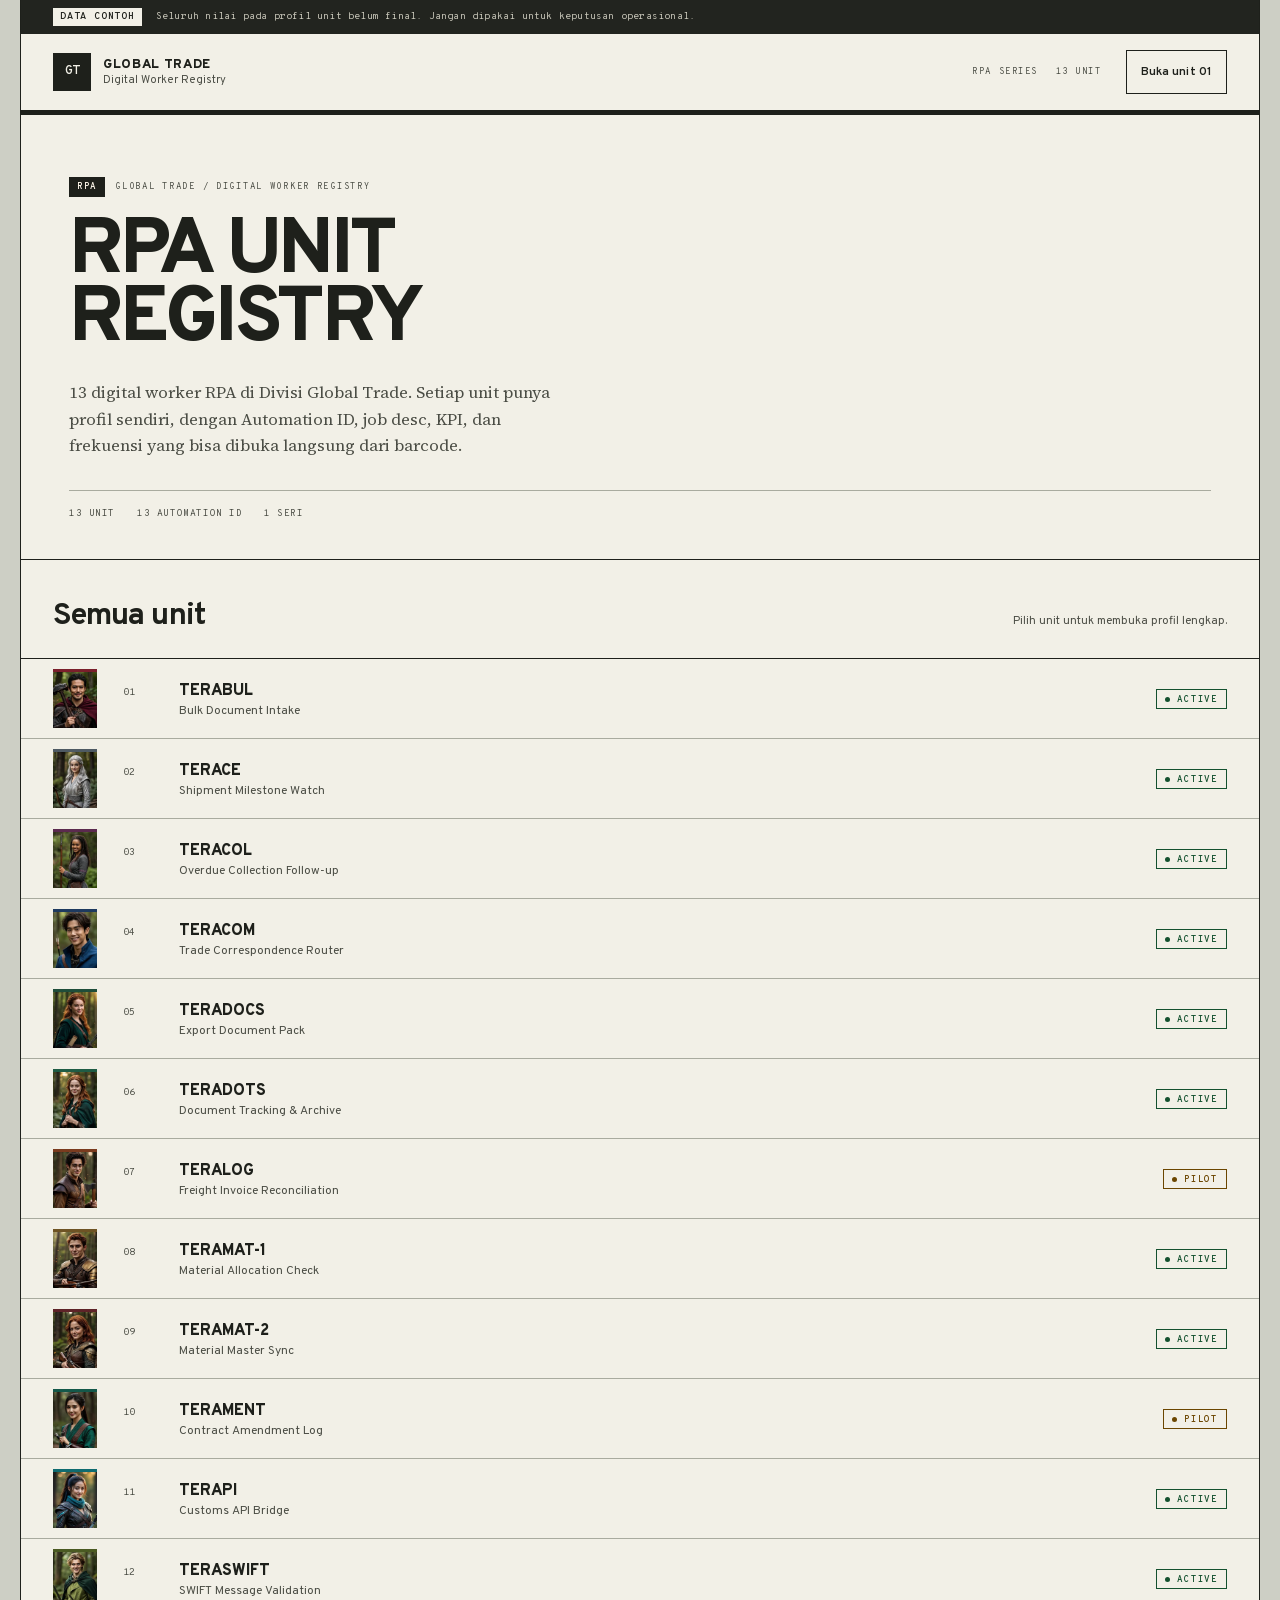
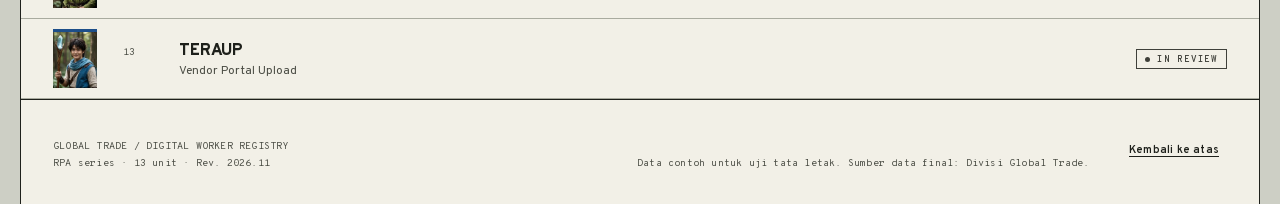
<file: index.html>
<!doctype html>
<html lang="id">
<head>
  <meta charset="utf-8">
  <meta name="viewport" content="width=device-width, initial-scale=1">
  <meta name="color-scheme" content="light">
  <title>RPA Unit Registry · Global Trade Digital Worker</title>
  <meta name="description" content="13 digital worker RPA di Divisi Global Trade. Pilih unit untuk membuka profil, Automation ID, job desc, KPI, dan frekuensi.">
  <meta property="og:type" content="website">
  <meta property="og:locale" content="id_ID">
  <meta property="og:title" content="RPA Unit Registry · Global Trade Digital Worker">
  <meta property="og:description" content="13 digital worker RPA di Divisi Global Trade. Pilih unit untuk membuka profil, Automation ID, job desc, KPI, dan frekuensi.">
  <link rel="preload" href="./assets/fonts/overpass-var.woff2" as="font" type="font/woff2" crossorigin>
  <link rel="stylesheet" href="./assets/registry.css">
</head>
<body class="index-page" style="--accent: #1e201b;">
  <a class="skip-link" href="#main">Lewati ke konten</a>

  <div class="registry" id="top">
    <div class="draft-strip" role="note">
      <span class="draft-label">DATA CONTOH</span>
      <span>Seluruh nilai pada profil unit belum final. Jangan dipakai untuk keputusan operasional.</span>
    </div>

    <header class="masthead">
      <a class="brand" href="#top">
        <span class="brand-mark">GT</span>
        <span class="brand-text">
          <span class="brand-line">GLOBAL TRADE</span>
          <span class="brand-sub">Digital Worker Registry</span>
        </span>
      </a>
      <p class="mast-meta"><span>RPA series</span><span>13 unit</span></p>
      <a class="index-link" href="./TERABUL.html">Buka unit 01</a>
    </header>
    <div class="accent-bar" aria-hidden="true"></div>

    <main id="main" tabindex="-1">
      <section class="registry-intro" aria-labelledby="registry-title">
        <p class="kicker"><span class="kicker-tag">RPA</span><span>Global Trade / Digital Worker Registry</span></p>
        <h1 id="registry-title">RPA unit registry</h1>
        <p>13 digital worker RPA di Divisi Global Trade. Setiap unit punya profil sendiri, dengan Automation ID, job desc, KPI, dan frekuensi yang bisa dibuka langsung dari barcode.</p>
        <p class="registry-count"><span>13 unit</span><span>13 automation ID</span><span>1 seri</span></p>
      </section>

      <section class="registry-list" aria-labelledby="registry-list-title">
        <div class="registry-list-head">
          <h2 id="registry-list-title">Semua unit</h2>
          <p>Pilih unit untuk membuka profil lengkap.</p>
        </div>
        <ol class="registry-table">
          <li>
            <a class="registry-row" href="./TERABUL.html" style="--row-accent: #7A1F2B;">
              <img class="registry-thumb" src="./assets/characters/thumbs/terabul.webp" width="240" height="320" alt="Potret karakter TERABUL." loading="lazy">
              <span class="registry-copy">
                <span class="registry-no">01</span>
                <span class="registry-name">TERABUL</span>
                <span class="registry-feature">Bulk Document Intake</span>
              </span>
              <span class="status status--active"><span class="status-dot" aria-hidden="true"></span>ACTIVE</span>
            </a>
          </li>
          <li>
            <a class="registry-row" href="./TERACE.html" style="--row-accent: #4E5A63;">
              <img class="registry-thumb" src="./assets/characters/thumbs/terace.webp" width="240" height="320" alt="Potret karakter TERACE." loading="lazy">
              <span class="registry-copy">
                <span class="registry-no">02</span>
                <span class="registry-name">TERACE</span>
                <span class="registry-feature">Shipment Milestone Watch</span>
              </span>
              <span class="status status--active"><span class="status-dot" aria-hidden="true"></span>ACTIVE</span>
            </a>
          </li>
          <li>
            <a class="registry-row" href="./TERACOL.html" style="--row-accent: #5B2A4E;">
              <img class="registry-thumb" src="./assets/characters/thumbs/teracol.webp" width="240" height="320" alt="Potret karakter TERACOL." loading="lazy">
              <span class="registry-copy">
                <span class="registry-no">03</span>
                <span class="registry-name">TERACOL</span>
                <span class="registry-feature">Overdue Collection Follow-up</span>
              </span>
              <span class="status status--active"><span class="status-dot" aria-hidden="true"></span>ACTIVE</span>
            </a>
          </li>
          <li>
            <a class="registry-row" href="./TERACOM.html" style="--row-accent: #1E3A5F;">
              <img class="registry-thumb" src="./assets/characters/thumbs/teracom.webp" width="240" height="320" alt="Potret karakter TERACOM." loading="lazy">
              <span class="registry-copy">
                <span class="registry-no">04</span>
                <span class="registry-name">TERACOM</span>
                <span class="registry-feature">Trade Correspondence Router</span>
              </span>
              <span class="status status--active"><span class="status-dot" aria-hidden="true"></span>ACTIVE</span>
            </a>
          </li>
          <li>
            <a class="registry-row" href="./TERADOCS.html" style="--row-accent: #1F4D3A;">
              <img class="registry-thumb" src="./assets/characters/thumbs/teradocs.webp" width="240" height="320" alt="Potret karakter TERADOCS." loading="lazy">
              <span class="registry-copy">
                <span class="registry-no">05</span>
                <span class="registry-name">TERADOCS</span>
                <span class="registry-feature">Export Document Pack</span>
              </span>
              <span class="status status--active"><span class="status-dot" aria-hidden="true"></span>ACTIVE</span>
            </a>
          </li>
          <li>
            <a class="registry-row" href="./TERADOTS.html" style="--row-accent: #1F5C45;">
              <img class="registry-thumb" src="./assets/characters/thumbs/teradots.webp" width="240" height="320" alt="Potret karakter TERADOTS." loading="lazy">
              <span class="registry-copy">
                <span class="registry-no">06</span>
                <span class="registry-name">TERADOTS</span>
                <span class="registry-feature">Document Tracking &amp; Archive</span>
              </span>
              <span class="status status--active"><span class="status-dot" aria-hidden="true"></span>ACTIVE</span>
            </a>
          </li>
          <li>
            <a class="registry-row" href="./TERALOG.html" style="--row-accent: #7A3B1E;">
              <img class="registry-thumb" src="./assets/characters/thumbs/teralog.webp" width="240" height="320" alt="Potret karakter TERALOG." loading="lazy">
              <span class="registry-copy">
                <span class="registry-no">07</span>
                <span class="registry-name">TERALOG</span>
                <span class="registry-feature">Freight Invoice Reconciliation</span>
              </span>
              <span class="status status--pilot"><span class="status-dot" aria-hidden="true"></span>PILOT</span>
            </a>
          </li>
          <li>
            <a class="registry-row" href="./TERAMAT-1.html" style="--row-accent: #6E5324;">
              <img class="registry-thumb" src="./assets/characters/thumbs/teramat-1.webp" width="240" height="320" alt="Potret karakter TERAMAT-1." loading="lazy">
              <span class="registry-copy">
                <span class="registry-no">08</span>
                <span class="registry-name">TERAMAT-1</span>
                <span class="registry-feature">Material Allocation Check</span>
              </span>
              <span class="status status--active"><span class="status-dot" aria-hidden="true"></span>ACTIVE</span>
            </a>
          </li>
          <li>
            <a class="registry-row" href="./TERAMAT-2.html" style="--row-accent: #5E2328;">
              <img class="registry-thumb" src="./assets/characters/thumbs/teramat-2.webp" width="240" height="320" alt="Potret karakter TERAMAT-2." loading="lazy">
              <span class="registry-copy">
                <span class="registry-no">09</span>
                <span class="registry-name">TERAMAT-2</span>
                <span class="registry-feature">Material Master Sync</span>
              </span>
              <span class="status status--active"><span class="status-dot" aria-hidden="true"></span>ACTIVE</span>
            </a>
          </li>
          <li>
            <a class="registry-row" href="./TERAMENT.html" style="--row-accent: #14584A;">
              <img class="registry-thumb" src="./assets/characters/thumbs/terament.webp" width="240" height="320" alt="Potret karakter TERAMENT." loading="lazy">
              <span class="registry-copy">
                <span class="registry-no">10</span>
                <span class="registry-name">TERAMENT</span>
                <span class="registry-feature">Contract Amendment Log</span>
              </span>
              <span class="status status--pilot"><span class="status-dot" aria-hidden="true"></span>PILOT</span>
            </a>
          </li>
          <li>
            <a class="registry-row" href="./TERAPI.html" style="--row-accent: #0F6B70;">
              <img class="registry-thumb" src="./assets/characters/thumbs/terapi.webp" width="240" height="320" alt="Potret karakter TERAPI." loading="lazy">
              <span class="registry-copy">
                <span class="registry-no">11</span>
                <span class="registry-name">TERAPI</span>
                <span class="registry-feature">Customs API Bridge</span>
              </span>
              <span class="status status--active"><span class="status-dot" aria-hidden="true"></span>ACTIVE</span>
            </a>
          </li>
          <li>
            <a class="registry-row" href="./TERASWIFT.html" style="--row-accent: #4A5A22;">
              <img class="registry-thumb" src="./assets/characters/thumbs/teraswift.webp" width="240" height="320" alt="Potret karakter TERASWIFT." loading="lazy">
              <span class="registry-copy">
                <span class="registry-no">12</span>
                <span class="registry-name">TERASWIFT</span>
                <span class="registry-feature">SWIFT Message Validation</span>
              </span>
              <span class="status status--active"><span class="status-dot" aria-hidden="true"></span>ACTIVE</span>
            </a>
          </li>
          <li>
            <a class="registry-row" href="./TERAUP.html" style="--row-accent: #1D4E89;">
              <img class="registry-thumb" src="./assets/characters/thumbs/teraup.webp" width="240" height="320" alt="Potret karakter TERAUP." loading="lazy">
              <span class="registry-copy">
                <span class="registry-no">13</span>
                <span class="registry-name">TERAUP</span>
                <span class="registry-feature">Vendor Portal Upload</span>
              </span>
              <span class="status status--in-review"><span class="status-dot" aria-hidden="true"></span>IN REVIEW</span>
            </a>
          </li>
        </ol>
      </section>
    </main>

    <footer class="footer">
      <p>GLOBAL TRADE / DIGITAL WORKER REGISTRY<br>RPA series · 13 unit · Rev. 2026.11</p>
      <p>Data contoh untuk uji tata letak. Sumber data final: Divisi Global Trade.</p>
      <a href="#top">Kembali ke atas</a>
    </footer>
  </div>
</body>
</html>
</file>
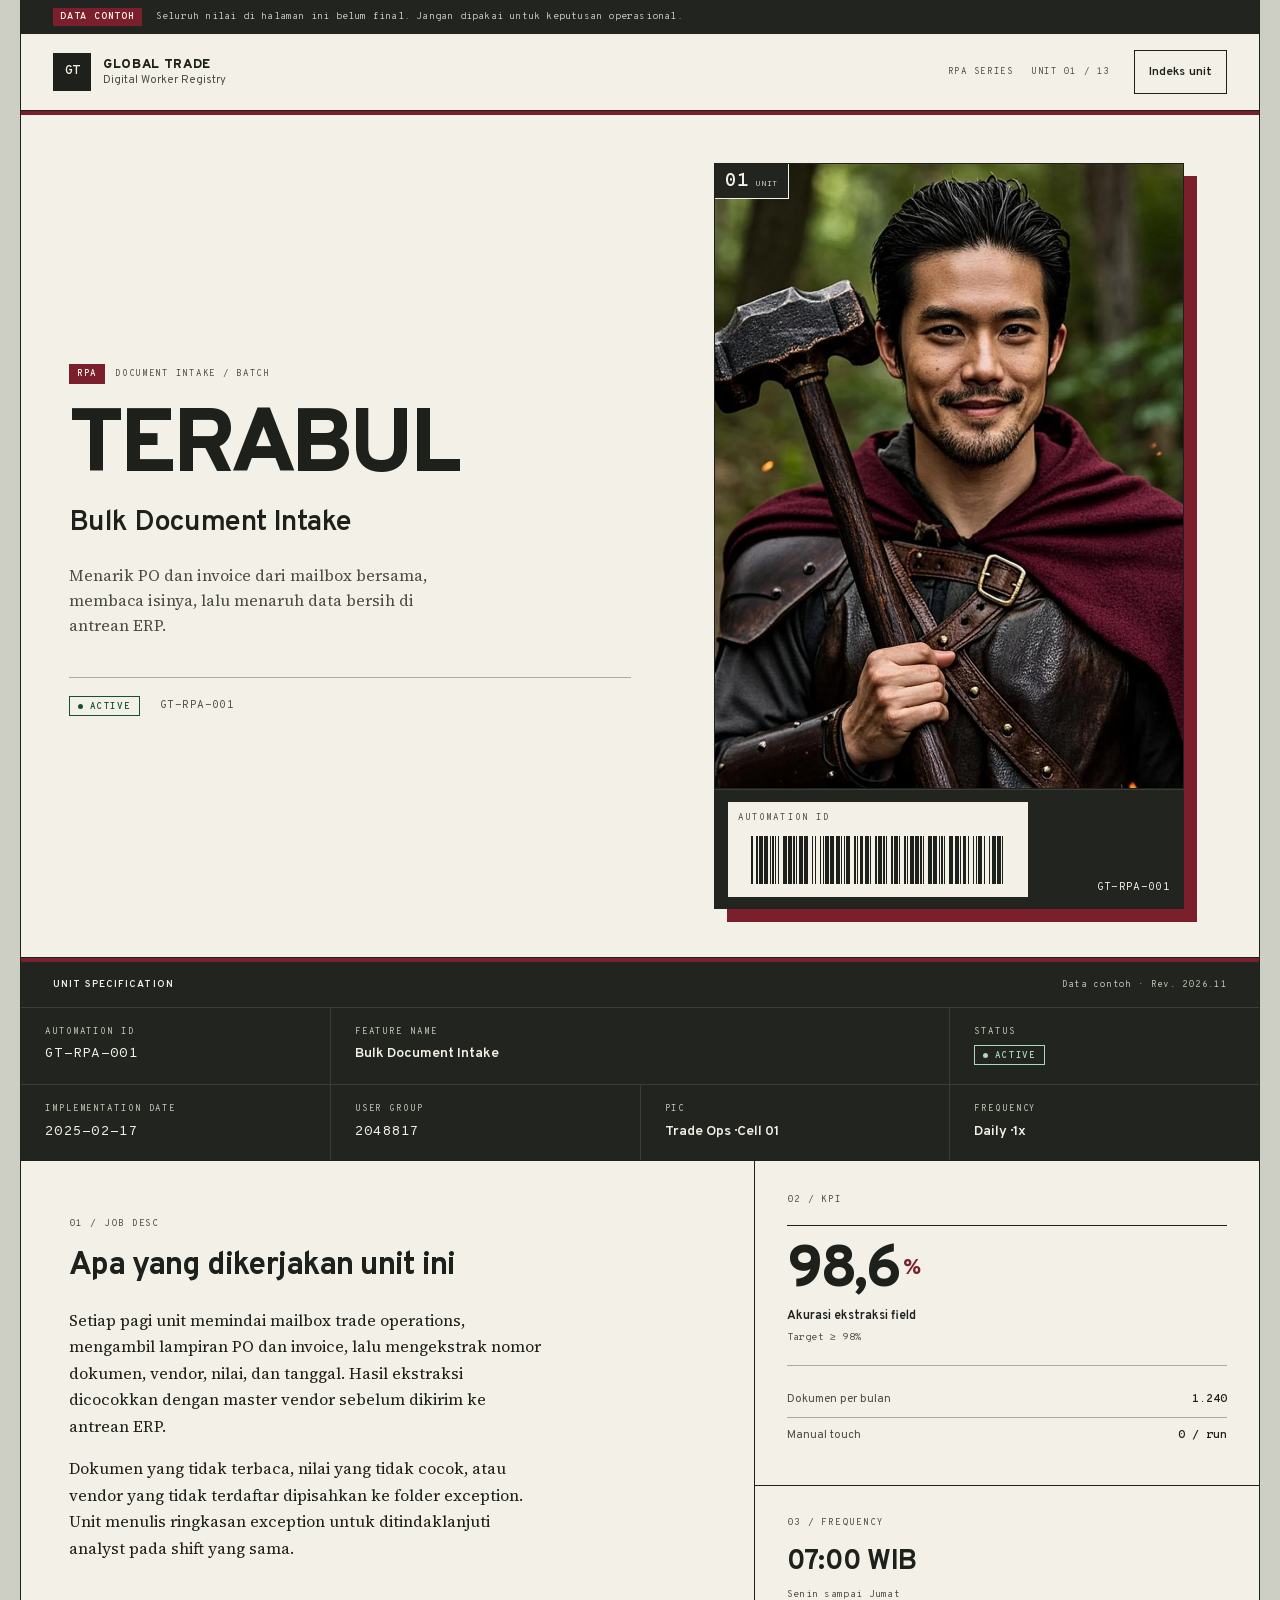
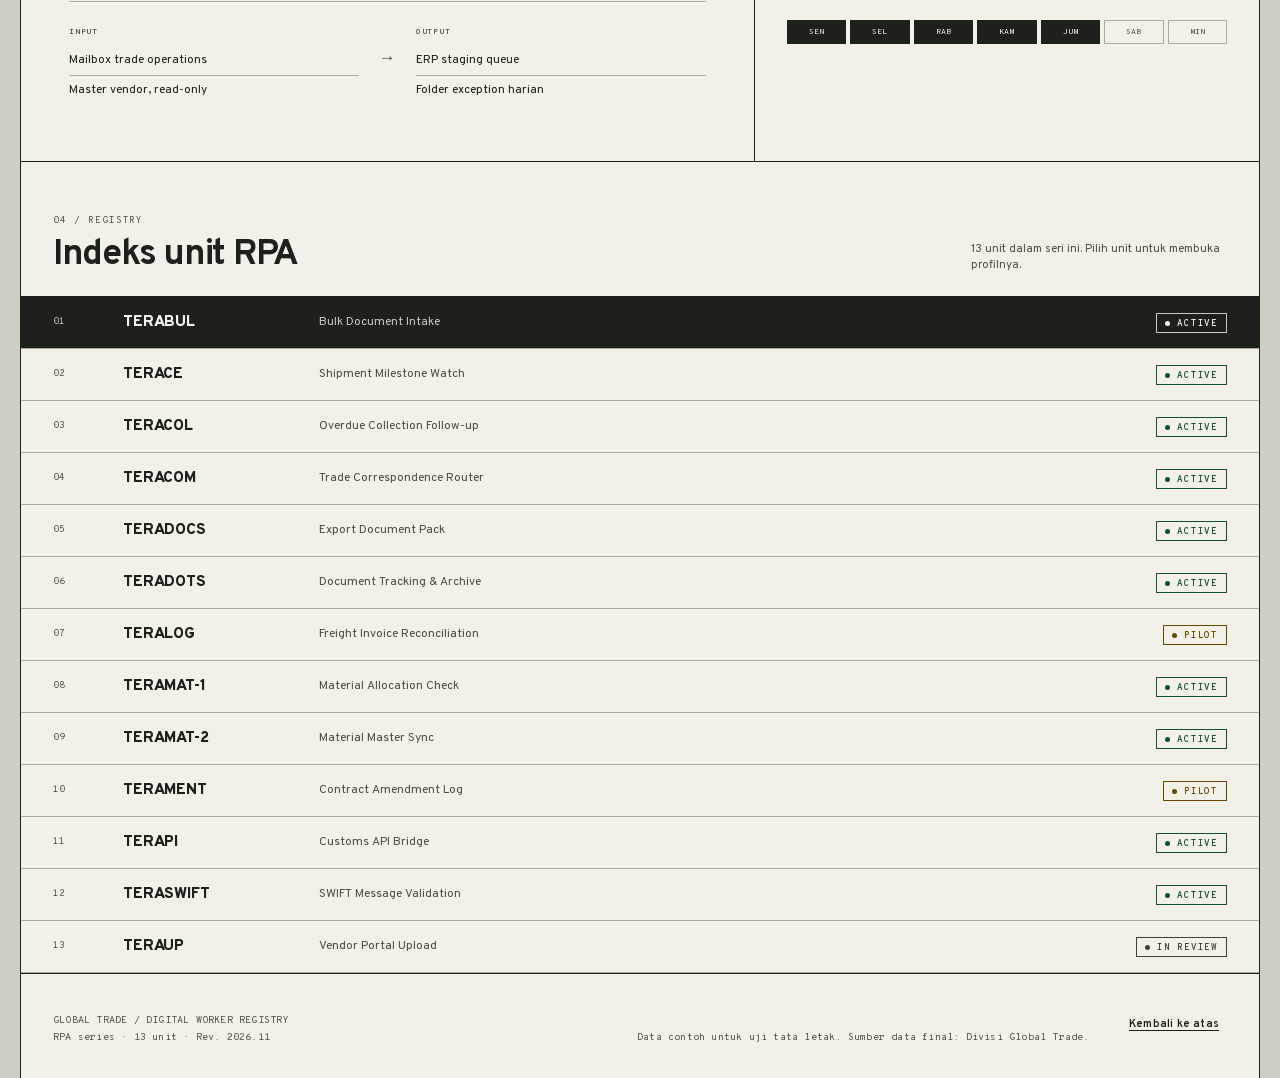
<file: TERABUL.html>
<!doctype html>
<html lang="id">
<head>
  <meta charset="utf-8">
  <meta name="viewport" content="width=device-width, initial-scale=1">
  <meta name="color-scheme" content="light">
  <title>TERABUL · Bulk Document Intake · RPA Global Trade</title>
  <meta name="description" content="TERABUL, digital worker RPA Global Trade untuk Bulk Document Intake. Automation ID GT-RPA-001. Profil unit, job desc, KPI, frekuensi, dan PIC. Halaman data contoh.">
  <meta property="og:type" content="website">
  <meta property="og:locale" content="id_ID">
  <meta property="og:title" content="TERABUL · Bulk Document Intake · RPA Global Trade">
  <meta property="og:description" content="TERABUL, digital worker RPA Global Trade untuk Bulk Document Intake. Automation ID GT-RPA-001. Profil unit, job desc, KPI, frekuensi, dan PIC. Halaman data contoh.">
  <link rel="preload" href="./assets/fonts/overpass-var.woff2" as="font" type="font/woff2" crossorigin>
  <link rel="preload" href="./assets/characters/terabul.webp" as="image" type="image/webp" fetchpriority="high">
  <link rel="stylesheet" href="./assets/registry.css">
</head>
<body style="--accent: #7A1F2B;">
  <a class="skip-link" href="#main">Lewati ke konten</a>

  <div class="registry" id="top">
    <div class="draft-strip" role="note">
      <span class="draft-label">DATA CONTOH</span>
      <span>Seluruh nilai di halaman ini belum final. Jangan dipakai untuk keputusan operasional.</span>
    </div>

    <header class="masthead">
      <a class="brand" href="#top">
        <span class="brand-mark">GT</span>
        <span class="brand-text">
          <span class="brand-line">GLOBAL TRADE</span>
          <span class="brand-sub">Digital Worker Registry</span>
        </span>
      </a>
      <p class="mast-meta"><span>RPA series</span><span>Unit 01 / 13</span></p>
      <a class="index-link" href="./">Indeks unit</a>
    </header>
    <div class="accent-bar" aria-hidden="true"></div>

    <main id="main" tabindex="-1">
      <section class="hero" aria-labelledby="unit-name">
        <div class="hero-copy">
          <p class="kicker"><span class="kicker-tag">RPA</span><span>Document intake / batch</span></p>
          <h1 id="unit-name">TERABUL</h1>
          <p class="feature">Bulk Document Intake</p>
          <p class="hero-note">Menarik PO dan invoice dari mailbox bersama, membaca isinya, lalu menaruh data bersih di antrean ERP.</p>
          <div class="hero-foot">
            <p class="hero-state"><span class="sr-only">Status unit: </span><span class="status status--active"><span class="status-dot" aria-hidden="true"></span>ACTIVE</span></p>
            <span class="hero-id">GT-RPA-001</span>
          </div>
        </div>

        <figure class="portrait">
          <div class="portrait-inner">
            <div class="portrait-frame">
              <img src="./assets/characters/terabul.webp" width="864" height="1152" alt="Potret karakter TERABUL, digital worker RPA Global Trade." fetchpriority="high">
              <span class="unit-stamp" aria-hidden="true"><span class="stamp-no">01</span><span class="stamp-label">UNIT</span></span>
            </div>
            <figcaption class="portrait-caption">
              <div class="barcode-block">
                <span class="barcode-label">AUTOMATION ID</span>
                <svg class="barcode" viewBox="0 0 212 44" width="212" height="44" preserveAspectRatio="xMidYMid meet" aria-hidden="true" focusable="false" shape-rendering="crispEdges"><rect x="10" y="4" width="1" height="36"/><rect x="14" y="4" width="1" height="36"/><rect x="16" y="4" width="3" height="36"/><rect x="20" y="4" width="3" height="36"/><rect x="24" y="4" width="1" height="36"/><rect x="26" y="4" width="1" height="36"/><rect x="28" y="4" width="1" height="36"/><rect x="30" y="4" width="1" height="36"/><rect x="34" y="4" width="3" height="36"/><rect x="38" y="4" width="3" height="36"/><rect x="42" y="4" width="1" height="36"/><rect x="44" y="4" width="1" height="36"/><rect x="46" y="4" width="3" height="36"/><rect x="50" y="4" width="3" height="36"/><rect x="56" y="4" width="1" height="36"/><rect x="58" y="4" width="1" height="36"/><rect x="62" y="4" width="1" height="36"/><rect x="64" y="4" width="1" height="36"/><rect x="66" y="4" width="3" height="36"/><rect x="70" y="4" width="3" height="36"/><rect x="74" y="4" width="3" height="36"/><rect x="78" y="4" width="1" height="36"/><rect x="80" y="4" width="1" height="36"/><rect x="82" y="4" width="3" height="36"/><rect x="88" y="4" width="1" height="36"/><rect x="90" y="4" width="1" height="36"/><rect x="92" y="4" width="3" height="36"/><rect x="96" y="4" width="3" height="36"/><rect x="100" y="4" width="1" height="36"/><rect x="104" y="4" width="1" height="36"/><rect x="106" y="4" width="3" height="36"/><rect x="110" y="4" width="1" height="36"/><rect x="112" y="4" width="1" height="36"/><rect x="116" y="4" width="1" height="36"/><rect x="118" y="4" width="3" height="36"/><rect x="122" y="4" width="1" height="36"/><rect x="126" y="4" width="1" height="36"/><rect x="128" y="4" width="1" height="36"/><rect x="130" y="4" width="3" height="36"/><rect x="134" y="4" width="3" height="36"/><rect x="138" y="4" width="1" height="36"/><rect x="140" y="4" width="1" height="36"/><rect x="144" y="4" width="3" height="36"/><rect x="148" y="4" width="3" height="36"/><rect x="152" y="4" width="1" height="36"/><rect x="154" y="4" width="1" height="36"/><rect x="156" y="4" width="1" height="36"/><rect x="160" y="4" width="3" height="36"/><rect x="164" y="4" width="3" height="36"/><rect x="168" y="4" width="1" height="36"/><rect x="170" y="4" width="3" height="36"/><rect x="174" y="4" width="1" height="36"/><rect x="178" y="4" width="1" height="36"/><rect x="180" y="4" width="1" height="36"/><rect x="182" y="4" width="3" height="36"/><rect x="186" y="4" width="1" height="36"/><rect x="190" y="4" width="1" height="36"/><rect x="192" y="4" width="3" height="36"/><rect x="196" y="4" width="3" height="36"/><rect x="200" y="4" width="1" height="36"/></svg>
              </div>
              <span class="barcode-id">GT-RPA-001</span>
            </figcaption>
          </div>
        </figure>
      </section>

      <section class="spec" aria-labelledby="spec-title">
        <div class="spec-head">
          <h2 id="spec-title">Unit specification</h2>
          <span>Data contoh · Rev. 2026.11</span>
        </div>
        <dl class="spec-grid">
          <div class="spec-item">
            <dt>Automation ID</dt>
            <dd class="mono">GT-RPA-001</dd>
          </div>
          <div class="spec-item spec-feature">
            <dt>Feature Name</dt>
            <dd>Bulk Document Intake</dd>
          </div>
          <div class="spec-item">
            <dt>Status</dt>
            <dd><span class="status status--active"><span class="status-dot" aria-hidden="true"></span>ACTIVE</span></dd>
          </div>
          <div class="spec-item">
            <dt>Implementation Date</dt>
            <dd class="mono"><time datetime="2025-02-17">2025-02-17</time></dd>
          </div>
          <div class="spec-item">
            <dt>User Group</dt>
            <dd class="mono">2048817</dd>
          </div>
          <div class="spec-item">
            <dt>PIC</dt>
            <dd>Trade Ops · Cell 01</dd>
          </div>
          <div class="spec-item">
            <dt>Frequency</dt>
            <dd>Daily · 1x</dd>
          </div>
        </dl>
      </section>

      <section class="record" aria-labelledby="record-title">
        <div class="record-main">
          <p class="section-no">01 / Job desc</p>
          <h2 id="record-title">Apa yang dikerjakan unit ini</h2>
          <div class="prose">
            <p>Setiap pagi unit memindai mailbox trade operations, mengambil lampiran PO dan invoice, lalu mengekstrak nomor dokumen, vendor, nilai, dan tanggal. Hasil ekstraksi dicocokkan dengan master vendor sebelum dikirim ke antrean ERP.</p>
            <p>Dokumen yang tidak terbaca, nilai yang tidak cocok, atau vendor yang tidak terdaftar dipisahkan ke folder exception. Unit menulis ringkasan exception untuk ditindaklanjuti analyst pada shift yang sama.</p>
          </div>
          <div class="handover">
            <div>
              <h3>INPUT</h3>
              <ul><li>Mailbox trade operations</li><li>Master vendor, read-only</li></ul>
            </div>
            <div class="handover-arrow" aria-hidden="true">→</div>
            <div>
              <h3>OUTPUT</h3>
              <ul><li>ERP staging queue</li><li>Folder exception harian</li></ul>
            </div>
          </div>
        </div>

        <aside class="record-side">
          <section class="kpi-block" aria-labelledby="kpi-title">
            <h2 class="section-no" id="kpi-title">02 / KPI</h2>
            <div class="kpi-primary">
              <span class="kpi-value">98,6<span class="kpi-unit">%</span></span>
              <span class="kpi-label">Akurasi ekstraksi field</span>
              <span class="kpi-target">Target ≥ 98%</span>
            </div>
            <dl class="kpi-list">
              <div><dt>Dokumen per bulan</dt><dd>1.240</dd></div>
              <div><dt>Manual touch</dt><dd>0 / run</dd></div>
            </dl>
          </section>

          <section class="freq-block" aria-labelledby="freq-title">
            <h2 class="section-no" id="freq-title">03 / Frequency</h2>
            <p class="freq-time">07:00 WIB</p>
            <p class="freq-days">Senin sampai Jumat</p>
            <ul class="week" aria-hidden="true"><li class="is-on">SEN</li><li class="is-on">SEL</li><li class="is-on">RAB</li><li class="is-on">KAM</li><li class="is-on">JUM</li><li class="">SAB</li><li class="">MIN</li></ul>
          </section>
        </aside>
      </section>

      <section class="unit-index" id="unit-index" aria-labelledby="index-title">
        <div class="index-head">
          <div>
            <p class="section-no">04 / Registry</p>
            <h2 id="index-title">Indeks unit RPA</h2>
          </div>
          <p>13 unit dalam seri ini. Pilih unit untuk membuka profilnya.</p>
        </div>
        <ol class="index-list">
          <li>
            <a class="index-row" href="./TERABUL.html" aria-current="page">
              <span class="idx-no">01</span>
              <span class="idx-name">TERABUL</span>
              <span class="idx-feature">Bulk Document Intake</span>
              <span class="status status--active"><span class="status-dot" aria-hidden="true"></span>ACTIVE</span>
            </a>
          </li>
          <li>
            <a class="index-row" href="./TERACE.html">
              <span class="idx-no">02</span>
              <span class="idx-name">TERACE</span>
              <span class="idx-feature">Shipment Milestone Watch</span>
              <span class="status status--active"><span class="status-dot" aria-hidden="true"></span>ACTIVE</span>
            </a>
          </li>
          <li>
            <a class="index-row" href="./TERACOL.html">
              <span class="idx-no">03</span>
              <span class="idx-name">TERACOL</span>
              <span class="idx-feature">Overdue Collection Follow-up</span>
              <span class="status status--active"><span class="status-dot" aria-hidden="true"></span>ACTIVE</span>
            </a>
          </li>
          <li>
            <a class="index-row" href="./TERACOM.html">
              <span class="idx-no">04</span>
              <span class="idx-name">TERACOM</span>
              <span class="idx-feature">Trade Correspondence Router</span>
              <span class="status status--active"><span class="status-dot" aria-hidden="true"></span>ACTIVE</span>
            </a>
          </li>
          <li>
            <a class="index-row" href="./TERADOCS.html">
              <span class="idx-no">05</span>
              <span class="idx-name">TERADOCS</span>
              <span class="idx-feature">Export Document Pack</span>
              <span class="status status--active"><span class="status-dot" aria-hidden="true"></span>ACTIVE</span>
            </a>
          </li>
          <li>
            <a class="index-row" href="./TERADOTS.html">
              <span class="idx-no">06</span>
              <span class="idx-name">TERADOTS</span>
              <span class="idx-feature">Document Tracking &amp; Archive</span>
              <span class="status status--active"><span class="status-dot" aria-hidden="true"></span>ACTIVE</span>
            </a>
          </li>
          <li>
            <a class="index-row" href="./TERALOG.html">
              <span class="idx-no">07</span>
              <span class="idx-name">TERALOG</span>
              <span class="idx-feature">Freight Invoice Reconciliation</span>
              <span class="status status--pilot"><span class="status-dot" aria-hidden="true"></span>PILOT</span>
            </a>
          </li>
          <li>
            <a class="index-row" href="./TERAMAT-1.html">
              <span class="idx-no">08</span>
              <span class="idx-name">TERAMAT-1</span>
              <span class="idx-feature">Material Allocation Check</span>
              <span class="status status--active"><span class="status-dot" aria-hidden="true"></span>ACTIVE</span>
            </a>
          </li>
          <li>
            <a class="index-row" href="./TERAMAT-2.html">
              <span class="idx-no">09</span>
              <span class="idx-name">TERAMAT-2</span>
              <span class="idx-feature">Material Master Sync</span>
              <span class="status status--active"><span class="status-dot" aria-hidden="true"></span>ACTIVE</span>
            </a>
          </li>
          <li>
            <a class="index-row" href="./TERAMENT.html">
              <span class="idx-no">10</span>
              <span class="idx-name">TERAMENT</span>
              <span class="idx-feature">Contract Amendment Log</span>
              <span class="status status--pilot"><span class="status-dot" aria-hidden="true"></span>PILOT</span>
            </a>
          </li>
          <li>
            <a class="index-row" href="./TERAPI.html">
              <span class="idx-no">11</span>
              <span class="idx-name">TERAPI</span>
              <span class="idx-feature">Customs API Bridge</span>
              <span class="status status--active"><span class="status-dot" aria-hidden="true"></span>ACTIVE</span>
            </a>
          </li>
          <li>
            <a class="index-row" href="./TERASWIFT.html">
              <span class="idx-no">12</span>
              <span class="idx-name">TERASWIFT</span>
              <span class="idx-feature">SWIFT Message Validation</span>
              <span class="status status--active"><span class="status-dot" aria-hidden="true"></span>ACTIVE</span>
            </a>
          </li>
          <li>
            <a class="index-row" href="./TERAUP.html">
              <span class="idx-no">13</span>
              <span class="idx-name">TERAUP</span>
              <span class="idx-feature">Vendor Portal Upload</span>
              <span class="status status--in-review"><span class="status-dot" aria-hidden="true"></span>IN REVIEW</span>
            </a>
          </li>
        </ol>
      </section>
    </main>

    <footer class="footer">
      <p>GLOBAL TRADE / DIGITAL WORKER REGISTRY<br>RPA series · 13 unit · Rev. 2026.11</p>
      <p>Data contoh untuk uji tata letak. Sumber data final: Divisi Global Trade.</p>
      <a href="#top">Kembali ke atas</a>
    </footer>
  </div>
</body>
</html>
</file>
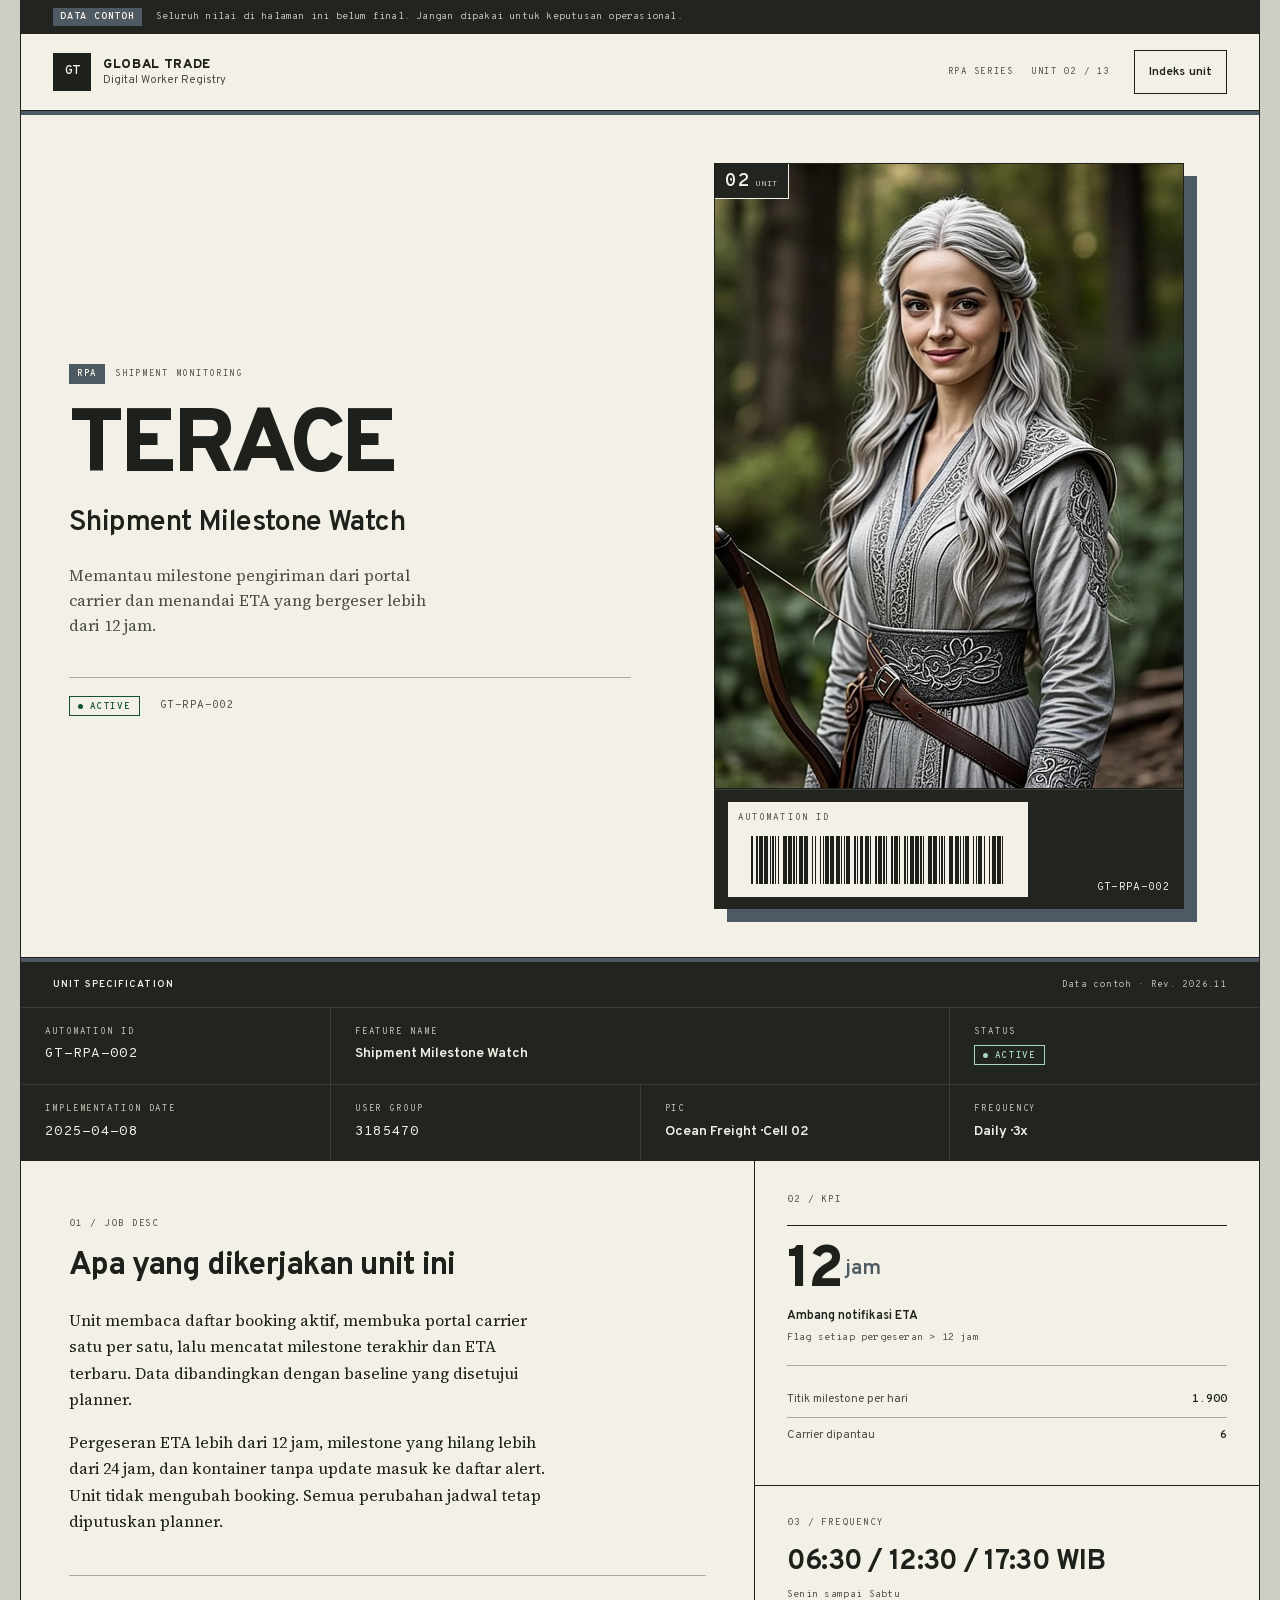
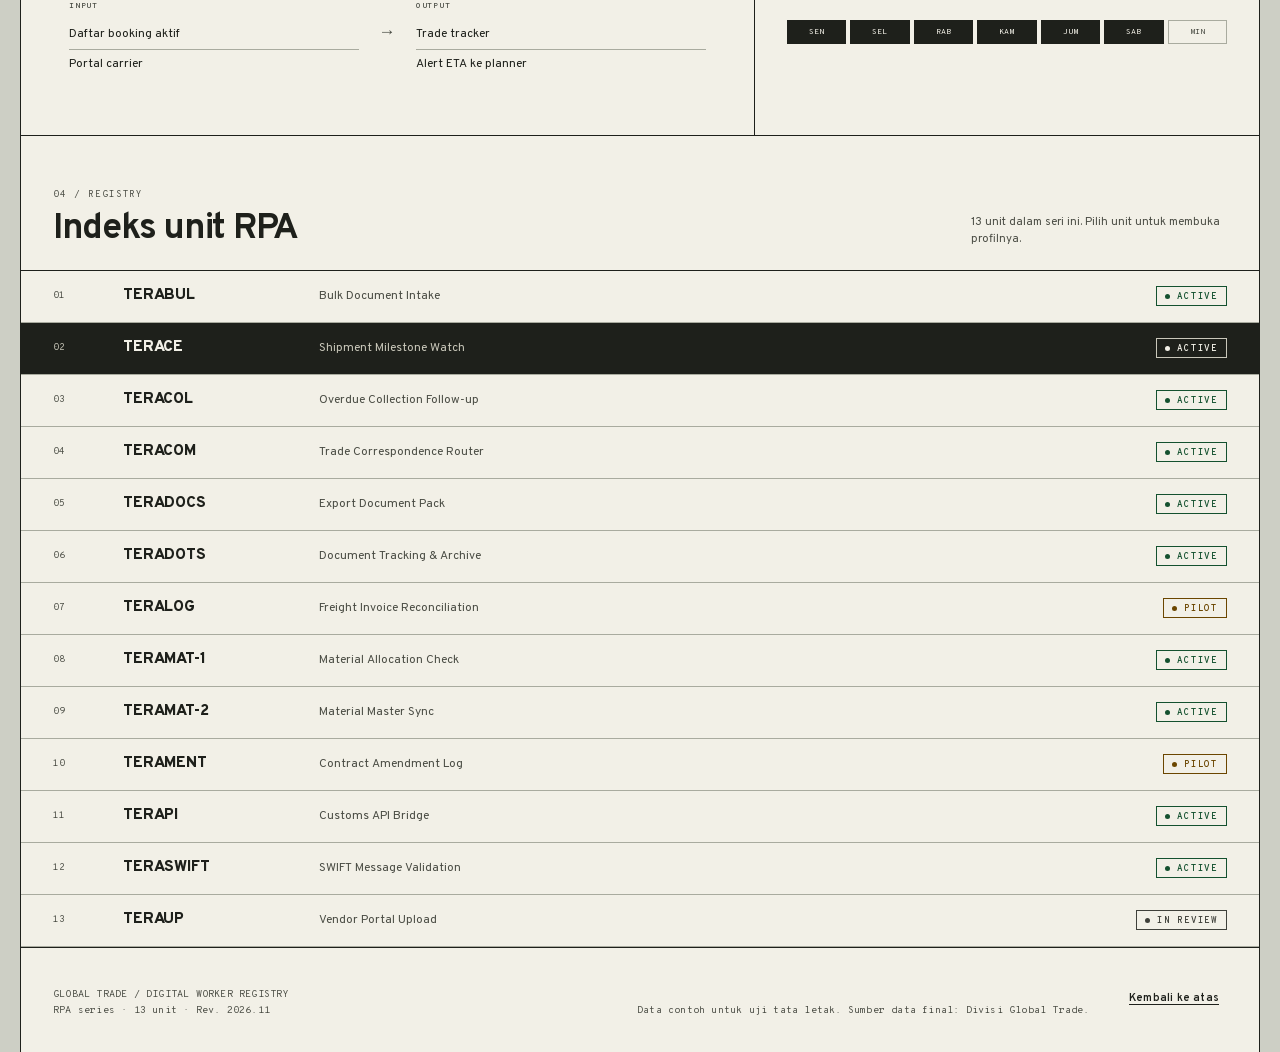
<file: TERACE.html>
<!doctype html>
<html lang="id">
<head>
  <meta charset="utf-8">
  <meta name="viewport" content="width=device-width, initial-scale=1">
  <meta name="color-scheme" content="light">
  <title>TERACE · Shipment Milestone Watch · RPA Global Trade</title>
  <meta name="description" content="TERACE, digital worker RPA Global Trade untuk Shipment Milestone Watch. Automation ID GT-RPA-002. Profil unit, job desc, KPI, frekuensi, dan PIC. Halaman data contoh.">
  <meta property="og:type" content="website">
  <meta property="og:locale" content="id_ID">
  <meta property="og:title" content="TERACE · Shipment Milestone Watch · RPA Global Trade">
  <meta property="og:description" content="TERACE, digital worker RPA Global Trade untuk Shipment Milestone Watch. Automation ID GT-RPA-002. Profil unit, job desc, KPI, frekuensi, dan PIC. Halaman data contoh.">
  <link rel="preload" href="./assets/fonts/overpass-var.woff2" as="font" type="font/woff2" crossorigin>
  <link rel="preload" href="./assets/characters/terace.webp" as="image" type="image/webp" fetchpriority="high">
  <link rel="stylesheet" href="./assets/registry.css">
</head>
<body style="--accent: #4E5A63;">
  <a class="skip-link" href="#main">Lewati ke konten</a>

  <div class="registry" id="top">
    <div class="draft-strip" role="note">
      <span class="draft-label">DATA CONTOH</span>
      <span>Seluruh nilai di halaman ini belum final. Jangan dipakai untuk keputusan operasional.</span>
    </div>

    <header class="masthead">
      <a class="brand" href="#top">
        <span class="brand-mark">GT</span>
        <span class="brand-text">
          <span class="brand-line">GLOBAL TRADE</span>
          <span class="brand-sub">Digital Worker Registry</span>
        </span>
      </a>
      <p class="mast-meta"><span>RPA series</span><span>Unit 02 / 13</span></p>
      <a class="index-link" href="./">Indeks unit</a>
    </header>
    <div class="accent-bar" aria-hidden="true"></div>

    <main id="main" tabindex="-1">
      <section class="hero" aria-labelledby="unit-name">
        <div class="hero-copy">
          <p class="kicker"><span class="kicker-tag">RPA</span><span>Shipment monitoring</span></p>
          <h1 id="unit-name">TERACE</h1>
          <p class="feature">Shipment Milestone Watch</p>
          <p class="hero-note">Memantau milestone pengiriman dari portal carrier dan menandai ETA yang bergeser lebih dari 12 jam.</p>
          <div class="hero-foot">
            <p class="hero-state"><span class="sr-only">Status unit: </span><span class="status status--active"><span class="status-dot" aria-hidden="true"></span>ACTIVE</span></p>
            <span class="hero-id">GT-RPA-002</span>
          </div>
        </div>

        <figure class="portrait">
          <div class="portrait-inner">
            <div class="portrait-frame">
              <img src="./assets/characters/terace.webp" width="864" height="1152" alt="Potret karakter TERACE, digital worker RPA Global Trade." fetchpriority="high">
              <span class="unit-stamp" aria-hidden="true"><span class="stamp-no">02</span><span class="stamp-label">UNIT</span></span>
            </div>
            <figcaption class="portrait-caption">
              <div class="barcode-block">
                <span class="barcode-label">AUTOMATION ID</span>
                <svg class="barcode" viewBox="0 0 212 44" width="212" height="44" preserveAspectRatio="xMidYMid meet" aria-hidden="true" focusable="false" shape-rendering="crispEdges"><rect x="10" y="4" width="1" height="36"/><rect x="14" y="4" width="1" height="36"/><rect x="16" y="4" width="3" height="36"/><rect x="20" y="4" width="3" height="36"/><rect x="24" y="4" width="1" height="36"/><rect x="26" y="4" width="1" height="36"/><rect x="28" y="4" width="1" height="36"/><rect x="30" y="4" width="1" height="36"/><rect x="34" y="4" width="3" height="36"/><rect x="38" y="4" width="3" height="36"/><rect x="42" y="4" width="1" height="36"/><rect x="44" y="4" width="1" height="36"/><rect x="46" y="4" width="3" height="36"/><rect x="50" y="4" width="3" height="36"/><rect x="56" y="4" width="1" height="36"/><rect x="58" y="4" width="1" height="36"/><rect x="62" y="4" width="1" height="36"/><rect x="64" y="4" width="1" height="36"/><rect x="66" y="4" width="3" height="36"/><rect x="70" y="4" width="3" height="36"/><rect x="74" y="4" width="3" height="36"/><rect x="78" y="4" width="1" height="36"/><rect x="80" y="4" width="1" height="36"/><rect x="82" y="4" width="3" height="36"/><rect x="88" y="4" width="1" height="36"/><rect x="90" y="4" width="1" height="36"/><rect x="92" y="4" width="3" height="36"/><rect x="96" y="4" width="3" height="36"/><rect x="100" y="4" width="1" height="36"/><rect x="104" y="4" width="1" height="36"/><rect x="106" y="4" width="3" height="36"/><rect x="110" y="4" width="1" height="36"/><rect x="112" y="4" width="1" height="36"/><rect x="116" y="4" width="1" height="36"/><rect x="118" y="4" width="3" height="36"/><rect x="122" y="4" width="1" height="36"/><rect x="126" y="4" width="1" height="36"/><rect x="128" y="4" width="1" height="36"/><rect x="130" y="4" width="3" height="36"/><rect x="134" y="4" width="3" height="36"/><rect x="138" y="4" width="1" height="36"/><rect x="140" y="4" width="1" height="36"/><rect x="144" y="4" width="3" height="36"/><rect x="148" y="4" width="3" height="36"/><rect x="152" y="4" width="1" height="36"/><rect x="154" y="4" width="1" height="36"/><rect x="156" y="4" width="1" height="36"/><rect x="160" y="4" width="3" height="36"/><rect x="164" y="4" width="3" height="36"/><rect x="168" y="4" width="1" height="36"/><rect x="170" y="4" width="1" height="36"/><rect x="172" y="4" width="3" height="36"/><rect x="178" y="4" width="1" height="36"/><rect x="180" y="4" width="1" height="36"/><rect x="182" y="4" width="3" height="36"/><rect x="186" y="4" width="1" height="36"/><rect x="190" y="4" width="1" height="36"/><rect x="192" y="4" width="3" height="36"/><rect x="196" y="4" width="3" height="36"/><rect x="200" y="4" width="1" height="36"/></svg>
              </div>
              <span class="barcode-id">GT-RPA-002</span>
            </figcaption>
          </div>
        </figure>
      </section>

      <section class="spec" aria-labelledby="spec-title">
        <div class="spec-head">
          <h2 id="spec-title">Unit specification</h2>
          <span>Data contoh · Rev. 2026.11</span>
        </div>
        <dl class="spec-grid">
          <div class="spec-item">
            <dt>Automation ID</dt>
            <dd class="mono">GT-RPA-002</dd>
          </div>
          <div class="spec-item spec-feature">
            <dt>Feature Name</dt>
            <dd>Shipment Milestone Watch</dd>
          </div>
          <div class="spec-item">
            <dt>Status</dt>
            <dd><span class="status status--active"><span class="status-dot" aria-hidden="true"></span>ACTIVE</span></dd>
          </div>
          <div class="spec-item">
            <dt>Implementation Date</dt>
            <dd class="mono"><time datetime="2025-04-08">2025-04-08</time></dd>
          </div>
          <div class="spec-item">
            <dt>User Group</dt>
            <dd class="mono">3185470</dd>
          </div>
          <div class="spec-item">
            <dt>PIC</dt>
            <dd>Ocean Freight · Cell 02</dd>
          </div>
          <div class="spec-item">
            <dt>Frequency</dt>
            <dd>Daily · 3x</dd>
          </div>
        </dl>
      </section>

      <section class="record" aria-labelledby="record-title">
        <div class="record-main">
          <p class="section-no">01 / Job desc</p>
          <h2 id="record-title">Apa yang dikerjakan unit ini</h2>
          <div class="prose">
            <p>Unit membaca daftar booking aktif, membuka portal carrier satu per satu, lalu mencatat milestone terakhir dan ETA terbaru. Data dibandingkan dengan baseline yang disetujui planner.</p>
            <p>Pergeseran ETA lebih dari 12 jam, milestone yang hilang lebih dari 24 jam, dan kontainer tanpa update masuk ke daftar alert. Unit tidak mengubah booking. Semua perubahan jadwal tetap diputuskan planner.</p>
          </div>
          <div class="handover">
            <div>
              <h3>INPUT</h3>
              <ul><li>Daftar booking aktif</li><li>Portal carrier</li></ul>
            </div>
            <div class="handover-arrow" aria-hidden="true">→</div>
            <div>
              <h3>OUTPUT</h3>
              <ul><li>Trade tracker</li><li>Alert ETA ke planner</li></ul>
            </div>
          </div>
        </div>

        <aside class="record-side">
          <section class="kpi-block" aria-labelledby="kpi-title">
            <h2 class="section-no" id="kpi-title">02 / KPI</h2>
            <div class="kpi-primary">
              <span class="kpi-value">12<span class="kpi-unit">jam</span></span>
              <span class="kpi-label">Ambang notifikasi ETA</span>
              <span class="kpi-target">Flag setiap pergeseran &gt; 12 jam</span>
            </div>
            <dl class="kpi-list">
              <div><dt>Titik milestone per hari</dt><dd>1.900</dd></div>
              <div><dt>Carrier dipantau</dt><dd>6</dd></div>
            </dl>
          </section>

          <section class="freq-block" aria-labelledby="freq-title">
            <h2 class="section-no" id="freq-title">03 / Frequency</h2>
            <p class="freq-time">06:30 / 12:30 / 17:30 WIB</p>
            <p class="freq-days">Senin sampai Sabtu</p>
            <ul class="week" aria-hidden="true"><li class="is-on">SEN</li><li class="is-on">SEL</li><li class="is-on">RAB</li><li class="is-on">KAM</li><li class="is-on">JUM</li><li class="is-on">SAB</li><li class="">MIN</li></ul>
          </section>
        </aside>
      </section>

      <section class="unit-index" id="unit-index" aria-labelledby="index-title">
        <div class="index-head">
          <div>
            <p class="section-no">04 / Registry</p>
            <h2 id="index-title">Indeks unit RPA</h2>
          </div>
          <p>13 unit dalam seri ini. Pilih unit untuk membuka profilnya.</p>
        </div>
        <ol class="index-list">
          <li>
            <a class="index-row" href="./TERABUL.html">
              <span class="idx-no">01</span>
              <span class="idx-name">TERABUL</span>
              <span class="idx-feature">Bulk Document Intake</span>
              <span class="status status--active"><span class="status-dot" aria-hidden="true"></span>ACTIVE</span>
            </a>
          </li>
          <li>
            <a class="index-row" href="./TERACE.html" aria-current="page">
              <span class="idx-no">02</span>
              <span class="idx-name">TERACE</span>
              <span class="idx-feature">Shipment Milestone Watch</span>
              <span class="status status--active"><span class="status-dot" aria-hidden="true"></span>ACTIVE</span>
            </a>
          </li>
          <li>
            <a class="index-row" href="./TERACOL.html">
              <span class="idx-no">03</span>
              <span class="idx-name">TERACOL</span>
              <span class="idx-feature">Overdue Collection Follow-up</span>
              <span class="status status--active"><span class="status-dot" aria-hidden="true"></span>ACTIVE</span>
            </a>
          </li>
          <li>
            <a class="index-row" href="./TERACOM.html">
              <span class="idx-no">04</span>
              <span class="idx-name">TERACOM</span>
              <span class="idx-feature">Trade Correspondence Router</span>
              <span class="status status--active"><span class="status-dot" aria-hidden="true"></span>ACTIVE</span>
            </a>
          </li>
          <li>
            <a class="index-row" href="./TERADOCS.html">
              <span class="idx-no">05</span>
              <span class="idx-name">TERADOCS</span>
              <span class="idx-feature">Export Document Pack</span>
              <span class="status status--active"><span class="status-dot" aria-hidden="true"></span>ACTIVE</span>
            </a>
          </li>
          <li>
            <a class="index-row" href="./TERADOTS.html">
              <span class="idx-no">06</span>
              <span class="idx-name">TERADOTS</span>
              <span class="idx-feature">Document Tracking &amp; Archive</span>
              <span class="status status--active"><span class="status-dot" aria-hidden="true"></span>ACTIVE</span>
            </a>
          </li>
          <li>
            <a class="index-row" href="./TERALOG.html">
              <span class="idx-no">07</span>
              <span class="idx-name">TERALOG</span>
              <span class="idx-feature">Freight Invoice Reconciliation</span>
              <span class="status status--pilot"><span class="status-dot" aria-hidden="true"></span>PILOT</span>
            </a>
          </li>
          <li>
            <a class="index-row" href="./TERAMAT-1.html">
              <span class="idx-no">08</span>
              <span class="idx-name">TERAMAT-1</span>
              <span class="idx-feature">Material Allocation Check</span>
              <span class="status status--active"><span class="status-dot" aria-hidden="true"></span>ACTIVE</span>
            </a>
          </li>
          <li>
            <a class="index-row" href="./TERAMAT-2.html">
              <span class="idx-no">09</span>
              <span class="idx-name">TERAMAT-2</span>
              <span class="idx-feature">Material Master Sync</span>
              <span class="status status--active"><span class="status-dot" aria-hidden="true"></span>ACTIVE</span>
            </a>
          </li>
          <li>
            <a class="index-row" href="./TERAMENT.html">
              <span class="idx-no">10</span>
              <span class="idx-name">TERAMENT</span>
              <span class="idx-feature">Contract Amendment Log</span>
              <span class="status status--pilot"><span class="status-dot" aria-hidden="true"></span>PILOT</span>
            </a>
          </li>
          <li>
            <a class="index-row" href="./TERAPI.html">
              <span class="idx-no">11</span>
              <span class="idx-name">TERAPI</span>
              <span class="idx-feature">Customs API Bridge</span>
              <span class="status status--active"><span class="status-dot" aria-hidden="true"></span>ACTIVE</span>
            </a>
          </li>
          <li>
            <a class="index-row" href="./TERASWIFT.html">
              <span class="idx-no">12</span>
              <span class="idx-name">TERASWIFT</span>
              <span class="idx-feature">SWIFT Message Validation</span>
              <span class="status status--active"><span class="status-dot" aria-hidden="true"></span>ACTIVE</span>
            </a>
          </li>
          <li>
            <a class="index-row" href="./TERAUP.html">
              <span class="idx-no">13</span>
              <span class="idx-name">TERAUP</span>
              <span class="idx-feature">Vendor Portal Upload</span>
              <span class="status status--in-review"><span class="status-dot" aria-hidden="true"></span>IN REVIEW</span>
            </a>
          </li>
        </ol>
      </section>
    </main>

    <footer class="footer">
      <p>GLOBAL TRADE / DIGITAL WORKER REGISTRY<br>RPA series · 13 unit · Rev. 2026.11</p>
      <p>Data contoh untuk uji tata letak. Sumber data final: Divisi Global Trade.</p>
      <a href="#top">Kembali ke atas</a>
    </footer>
  </div>
</body>
</html>
</file>
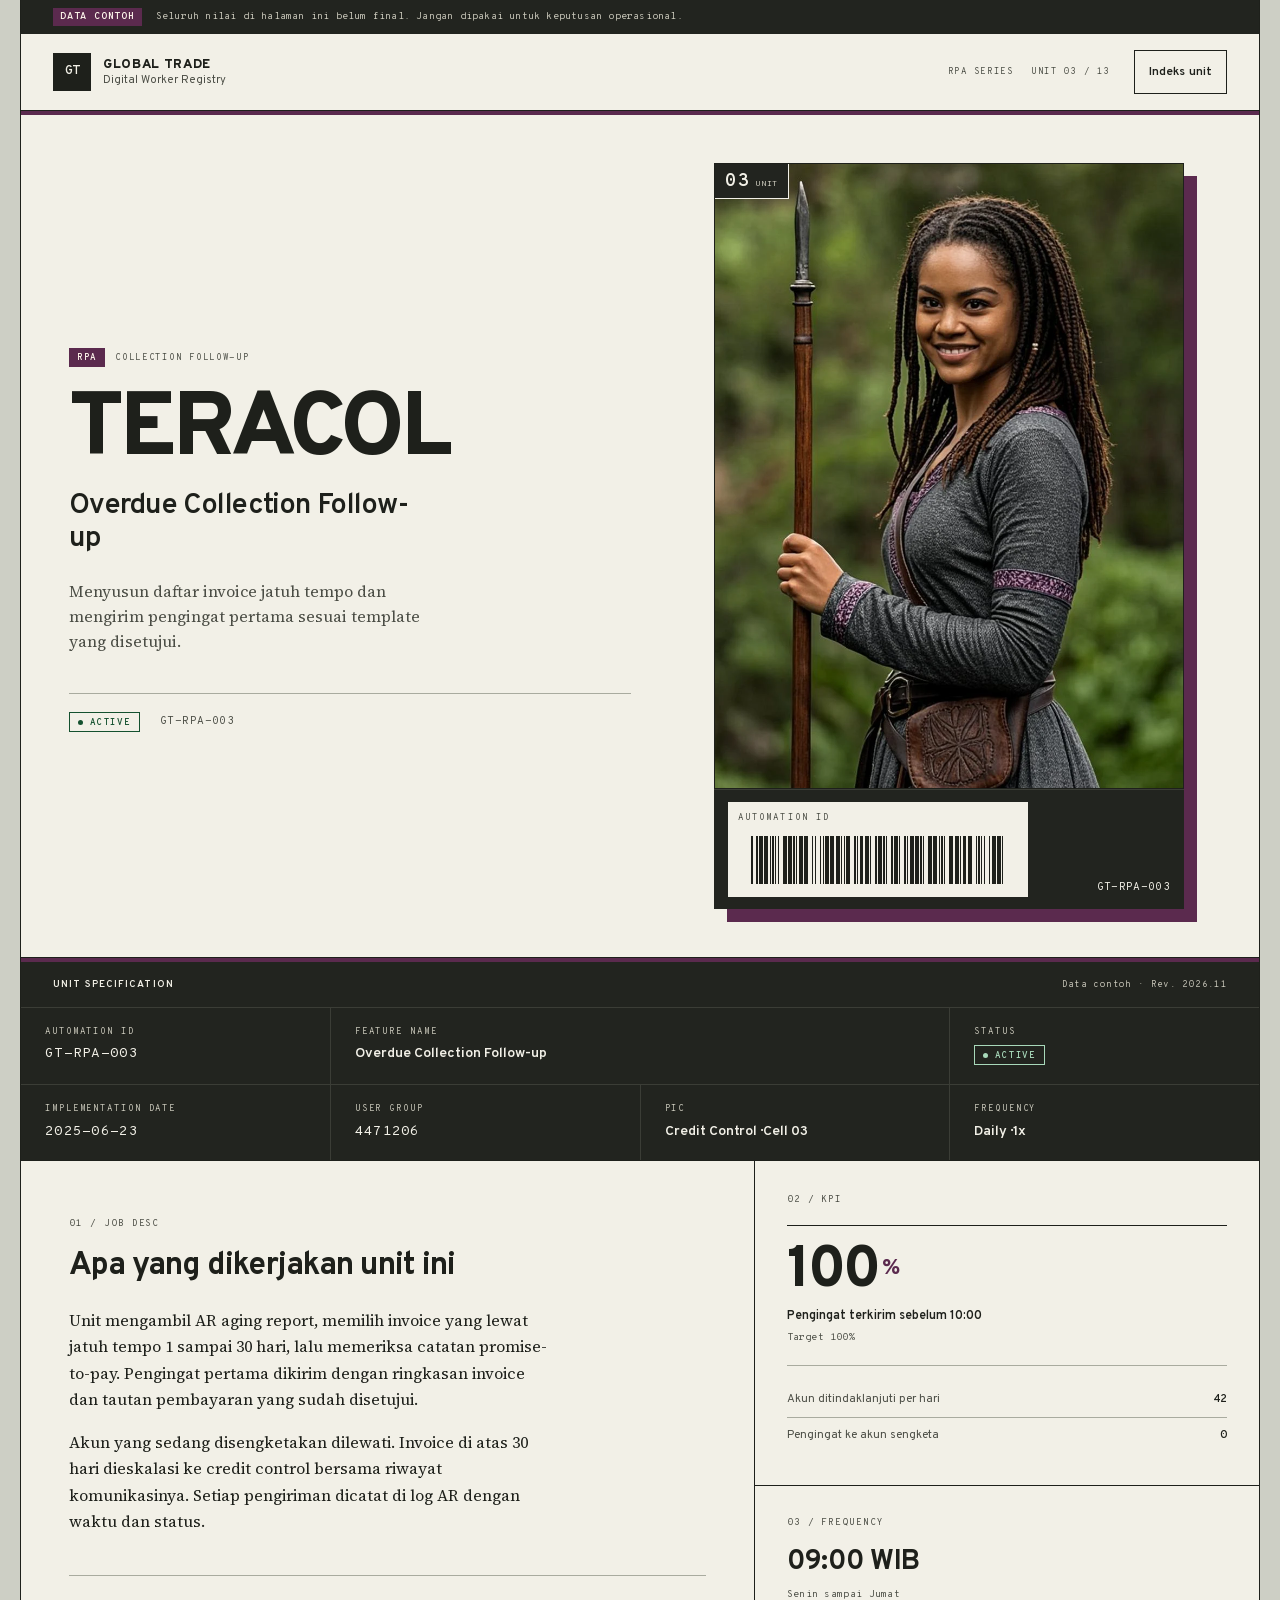
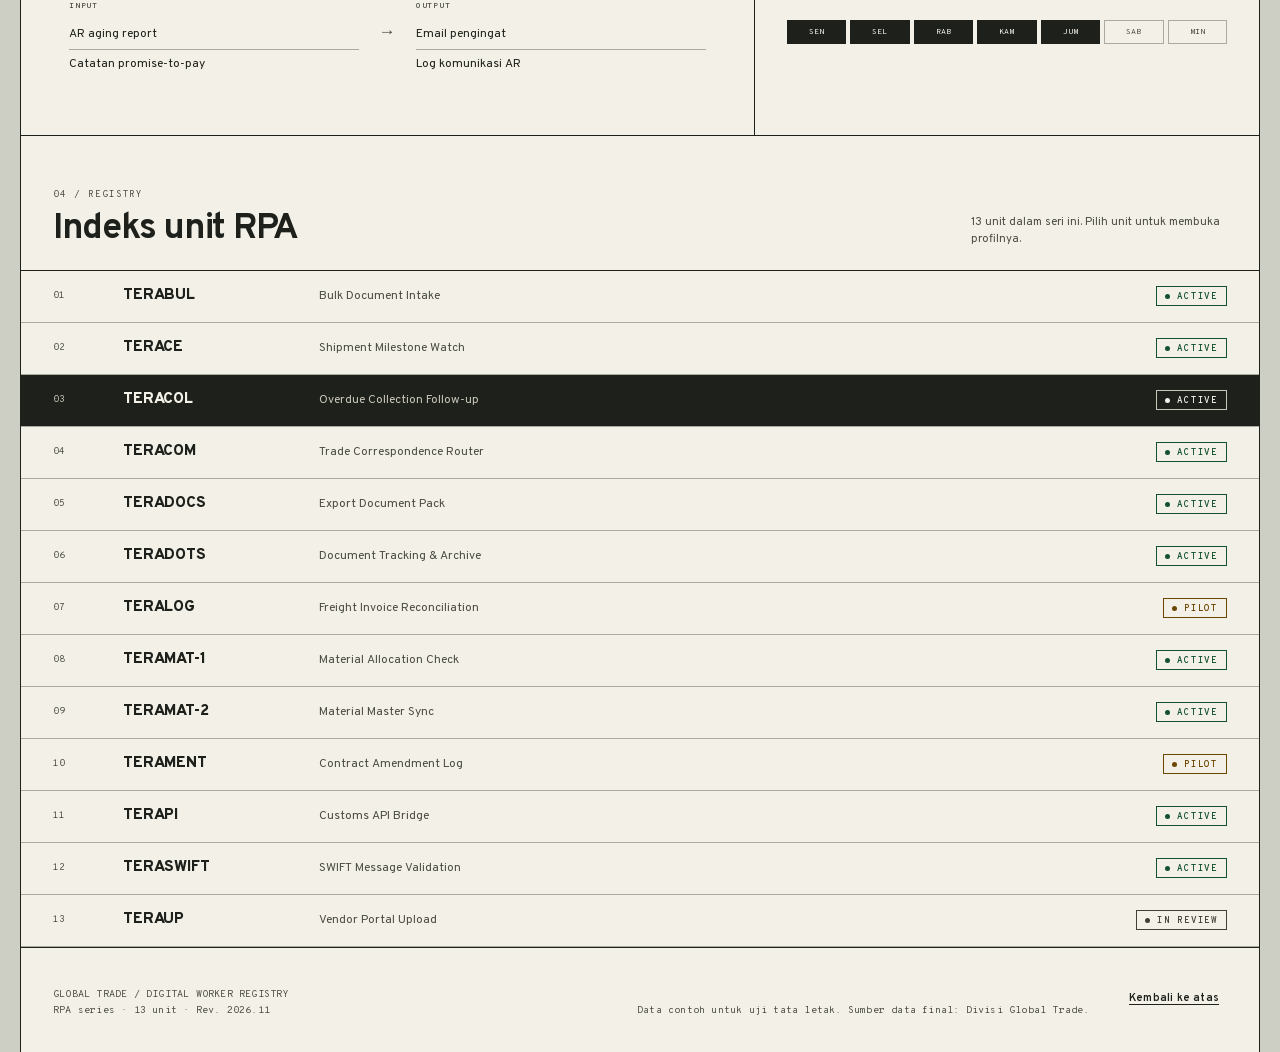
<file: TERACOL.html>
<!doctype html>
<html lang="id">
<head>
  <meta charset="utf-8">
  <meta name="viewport" content="width=device-width, initial-scale=1">
  <meta name="color-scheme" content="light">
  <title>TERACOL · Overdue Collection Follow-up · RPA Global Trade</title>
  <meta name="description" content="TERACOL, digital worker RPA Global Trade untuk Overdue Collection Follow-up. Automation ID GT-RPA-003. Profil unit, job desc, KPI, frekuensi, dan PIC. Halaman data contoh.">
  <meta property="og:type" content="website">
  <meta property="og:locale" content="id_ID">
  <meta property="og:title" content="TERACOL · Overdue Collection Follow-up · RPA Global Trade">
  <meta property="og:description" content="TERACOL, digital worker RPA Global Trade untuk Overdue Collection Follow-up. Automation ID GT-RPA-003. Profil unit, job desc, KPI, frekuensi, dan PIC. Halaman data contoh.">
  <link rel="preload" href="./assets/fonts/overpass-var.woff2" as="font" type="font/woff2" crossorigin>
  <link rel="preload" href="./assets/characters/teracol.webp" as="image" type="image/webp" fetchpriority="high">
  <link rel="stylesheet" href="./assets/registry.css">
</head>
<body style="--accent: #5B2A4E;">
  <a class="skip-link" href="#main">Lewati ke konten</a>

  <div class="registry" id="top">
    <div class="draft-strip" role="note">
      <span class="draft-label">DATA CONTOH</span>
      <span>Seluruh nilai di halaman ini belum final. Jangan dipakai untuk keputusan operasional.</span>
    </div>

    <header class="masthead">
      <a class="brand" href="#top">
        <span class="brand-mark">GT</span>
        <span class="brand-text">
          <span class="brand-line">GLOBAL TRADE</span>
          <span class="brand-sub">Digital Worker Registry</span>
        </span>
      </a>
      <p class="mast-meta"><span>RPA series</span><span>Unit 03 / 13</span></p>
      <a class="index-link" href="./">Indeks unit</a>
    </header>
    <div class="accent-bar" aria-hidden="true"></div>

    <main id="main" tabindex="-1">
      <section class="hero" aria-labelledby="unit-name">
        <div class="hero-copy">
          <p class="kicker"><span class="kicker-tag">RPA</span><span>Collection follow-up</span></p>
          <h1 id="unit-name">TERACOL</h1>
          <p class="feature">Overdue Collection Follow-up</p>
          <p class="hero-note">Menyusun daftar invoice jatuh tempo dan mengirim pengingat pertama sesuai template yang disetujui.</p>
          <div class="hero-foot">
            <p class="hero-state"><span class="sr-only">Status unit: </span><span class="status status--active"><span class="status-dot" aria-hidden="true"></span>ACTIVE</span></p>
            <span class="hero-id">GT-RPA-003</span>
          </div>
        </div>

        <figure class="portrait">
          <div class="portrait-inner">
            <div class="portrait-frame">
              <img src="./assets/characters/teracol.webp" width="864" height="1152" alt="Potret karakter TERACOL, digital worker RPA Global Trade." fetchpriority="high">
              <span class="unit-stamp" aria-hidden="true"><span class="stamp-no">03</span><span class="stamp-label">UNIT</span></span>
            </div>
            <figcaption class="portrait-caption">
              <div class="barcode-block">
                <span class="barcode-label">AUTOMATION ID</span>
                <svg class="barcode" viewBox="0 0 212 44" width="212" height="44" preserveAspectRatio="xMidYMid meet" aria-hidden="true" focusable="false" shape-rendering="crispEdges"><rect x="10" y="4" width="1" height="36"/><rect x="14" y="4" width="1" height="36"/><rect x="16" y="4" width="3" height="36"/><rect x="20" y="4" width="3" height="36"/><rect x="24" y="4" width="1" height="36"/><rect x="26" y="4" width="1" height="36"/><rect x="28" y="4" width="1" height="36"/><rect x="30" y="4" width="1" height="36"/><rect x="34" y="4" width="3" height="36"/><rect x="38" y="4" width="3" height="36"/><rect x="42" y="4" width="1" height="36"/><rect x="44" y="4" width="1" height="36"/><rect x="46" y="4" width="3" height="36"/><rect x="50" y="4" width="3" height="36"/><rect x="56" y="4" width="1" height="36"/><rect x="58" y="4" width="1" height="36"/><rect x="62" y="4" width="1" height="36"/><rect x="64" y="4" width="1" height="36"/><rect x="66" y="4" width="3" height="36"/><rect x="70" y="4" width="3" height="36"/><rect x="74" y="4" width="3" height="36"/><rect x="78" y="4" width="1" height="36"/><rect x="80" y="4" width="1" height="36"/><rect x="82" y="4" width="3" height="36"/><rect x="88" y="4" width="1" height="36"/><rect x="90" y="4" width="1" height="36"/><rect x="92" y="4" width="3" height="36"/><rect x="96" y="4" width="3" height="36"/><rect x="100" y="4" width="1" height="36"/><rect x="104" y="4" width="1" height="36"/><rect x="106" y="4" width="3" height="36"/><rect x="110" y="4" width="1" height="36"/><rect x="112" y="4" width="1" height="36"/><rect x="116" y="4" width="1" height="36"/><rect x="118" y="4" width="3" height="36"/><rect x="122" y="4" width="1" height="36"/><rect x="126" y="4" width="1" height="36"/><rect x="128" y="4" width="1" height="36"/><rect x="130" y="4" width="3" height="36"/><rect x="134" y="4" width="3" height="36"/><rect x="138" y="4" width="1" height="36"/><rect x="140" y="4" width="1" height="36"/><rect x="144" y="4" width="3" height="36"/><rect x="148" y="4" width="3" height="36"/><rect x="152" y="4" width="1" height="36"/><rect x="154" y="4" width="1" height="36"/><rect x="156" y="4" width="1" height="36"/><rect x="160" y="4" width="3" height="36"/><rect x="164" y="4" width="3" height="36"/><rect x="168" y="4" width="1" height="36"/><rect x="170" y="4" width="3" height="36"/><rect x="174" y="4" width="3" height="36"/><rect x="180" y="4" width="1" height="36"/><rect x="182" y="4" width="1" height="36"/><rect x="184" y="4" width="1" height="36"/><rect x="186" y="4" width="1" height="36"/><rect x="190" y="4" width="1" height="36"/><rect x="192" y="4" width="3" height="36"/><rect x="196" y="4" width="3" height="36"/><rect x="200" y="4" width="1" height="36"/></svg>
              </div>
              <span class="barcode-id">GT-RPA-003</span>
            </figcaption>
          </div>
        </figure>
      </section>

      <section class="spec" aria-labelledby="spec-title">
        <div class="spec-head">
          <h2 id="spec-title">Unit specification</h2>
          <span>Data contoh · Rev. 2026.11</span>
        </div>
        <dl class="spec-grid">
          <div class="spec-item">
            <dt>Automation ID</dt>
            <dd class="mono">GT-RPA-003</dd>
          </div>
          <div class="spec-item spec-feature">
            <dt>Feature Name</dt>
            <dd>Overdue Collection Follow-up</dd>
          </div>
          <div class="spec-item">
            <dt>Status</dt>
            <dd><span class="status status--active"><span class="status-dot" aria-hidden="true"></span>ACTIVE</span></dd>
          </div>
          <div class="spec-item">
            <dt>Implementation Date</dt>
            <dd class="mono"><time datetime="2025-06-23">2025-06-23</time></dd>
          </div>
          <div class="spec-item">
            <dt>User Group</dt>
            <dd class="mono">4471206</dd>
          </div>
          <div class="spec-item">
            <dt>PIC</dt>
            <dd>Credit Control · Cell 03</dd>
          </div>
          <div class="spec-item">
            <dt>Frequency</dt>
            <dd>Daily · 1x</dd>
          </div>
        </dl>
      </section>

      <section class="record" aria-labelledby="record-title">
        <div class="record-main">
          <p class="section-no">01 / Job desc</p>
          <h2 id="record-title">Apa yang dikerjakan unit ini</h2>
          <div class="prose">
            <p>Unit mengambil AR aging report, memilih invoice yang lewat jatuh tempo 1 sampai 30 hari, lalu memeriksa catatan promise-to-pay. Pengingat pertama dikirim dengan ringkasan invoice dan tautan pembayaran yang sudah disetujui.</p>
            <p>Akun yang sedang disengketakan dilewati. Invoice di atas 30 hari dieskalasi ke credit control bersama riwayat komunikasinya. Setiap pengiriman dicatat di log AR dengan waktu dan status.</p>
          </div>
          <div class="handover">
            <div>
              <h3>INPUT</h3>
              <ul><li>AR aging report</li><li>Catatan promise-to-pay</li></ul>
            </div>
            <div class="handover-arrow" aria-hidden="true">→</div>
            <div>
              <h3>OUTPUT</h3>
              <ul><li>Email pengingat</li><li>Log komunikasi AR</li></ul>
            </div>
          </div>
        </div>

        <aside class="record-side">
          <section class="kpi-block" aria-labelledby="kpi-title">
            <h2 class="section-no" id="kpi-title">02 / KPI</h2>
            <div class="kpi-primary">
              <span class="kpi-value">100<span class="kpi-unit">%</span></span>
              <span class="kpi-label">Pengingat terkirim sebelum 10:00</span>
              <span class="kpi-target">Target 100%</span>
            </div>
            <dl class="kpi-list">
              <div><dt>Akun ditindaklanjuti per hari</dt><dd>42</dd></div>
              <div><dt>Pengingat ke akun sengketa</dt><dd>0</dd></div>
            </dl>
          </section>

          <section class="freq-block" aria-labelledby="freq-title">
            <h2 class="section-no" id="freq-title">03 / Frequency</h2>
            <p class="freq-time">09:00 WIB</p>
            <p class="freq-days">Senin sampai Jumat</p>
            <ul class="week" aria-hidden="true"><li class="is-on">SEN</li><li class="is-on">SEL</li><li class="is-on">RAB</li><li class="is-on">KAM</li><li class="is-on">JUM</li><li class="">SAB</li><li class="">MIN</li></ul>
          </section>
        </aside>
      </section>

      <section class="unit-index" id="unit-index" aria-labelledby="index-title">
        <div class="index-head">
          <div>
            <p class="section-no">04 / Registry</p>
            <h2 id="index-title">Indeks unit RPA</h2>
          </div>
          <p>13 unit dalam seri ini. Pilih unit untuk membuka profilnya.</p>
        </div>
        <ol class="index-list">
          <li>
            <a class="index-row" href="./TERABUL.html">
              <span class="idx-no">01</span>
              <span class="idx-name">TERABUL</span>
              <span class="idx-feature">Bulk Document Intake</span>
              <span class="status status--active"><span class="status-dot" aria-hidden="true"></span>ACTIVE</span>
            </a>
          </li>
          <li>
            <a class="index-row" href="./TERACE.html">
              <span class="idx-no">02</span>
              <span class="idx-name">TERACE</span>
              <span class="idx-feature">Shipment Milestone Watch</span>
              <span class="status status--active"><span class="status-dot" aria-hidden="true"></span>ACTIVE</span>
            </a>
          </li>
          <li>
            <a class="index-row" href="./TERACOL.html" aria-current="page">
              <span class="idx-no">03</span>
              <span class="idx-name">TERACOL</span>
              <span class="idx-feature">Overdue Collection Follow-up</span>
              <span class="status status--active"><span class="status-dot" aria-hidden="true"></span>ACTIVE</span>
            </a>
          </li>
          <li>
            <a class="index-row" href="./TERACOM.html">
              <span class="idx-no">04</span>
              <span class="idx-name">TERACOM</span>
              <span class="idx-feature">Trade Correspondence Router</span>
              <span class="status status--active"><span class="status-dot" aria-hidden="true"></span>ACTIVE</span>
            </a>
          </li>
          <li>
            <a class="index-row" href="./TERADOCS.html">
              <span class="idx-no">05</span>
              <span class="idx-name">TERADOCS</span>
              <span class="idx-feature">Export Document Pack</span>
              <span class="status status--active"><span class="status-dot" aria-hidden="true"></span>ACTIVE</span>
            </a>
          </li>
          <li>
            <a class="index-row" href="./TERADOTS.html">
              <span class="idx-no">06</span>
              <span class="idx-name">TERADOTS</span>
              <span class="idx-feature">Document Tracking &amp; Archive</span>
              <span class="status status--active"><span class="status-dot" aria-hidden="true"></span>ACTIVE</span>
            </a>
          </li>
          <li>
            <a class="index-row" href="./TERALOG.html">
              <span class="idx-no">07</span>
              <span class="idx-name">TERALOG</span>
              <span class="idx-feature">Freight Invoice Reconciliation</span>
              <span class="status status--pilot"><span class="status-dot" aria-hidden="true"></span>PILOT</span>
            </a>
          </li>
          <li>
            <a class="index-row" href="./TERAMAT-1.html">
              <span class="idx-no">08</span>
              <span class="idx-name">TERAMAT-1</span>
              <span class="idx-feature">Material Allocation Check</span>
              <span class="status status--active"><span class="status-dot" aria-hidden="true"></span>ACTIVE</span>
            </a>
          </li>
          <li>
            <a class="index-row" href="./TERAMAT-2.html">
              <span class="idx-no">09</span>
              <span class="idx-name">TERAMAT-2</span>
              <span class="idx-feature">Material Master Sync</span>
              <span class="status status--active"><span class="status-dot" aria-hidden="true"></span>ACTIVE</span>
            </a>
          </li>
          <li>
            <a class="index-row" href="./TERAMENT.html">
              <span class="idx-no">10</span>
              <span class="idx-name">TERAMENT</span>
              <span class="idx-feature">Contract Amendment Log</span>
              <span class="status status--pilot"><span class="status-dot" aria-hidden="true"></span>PILOT</span>
            </a>
          </li>
          <li>
            <a class="index-row" href="./TERAPI.html">
              <span class="idx-no">11</span>
              <span class="idx-name">TERAPI</span>
              <span class="idx-feature">Customs API Bridge</span>
              <span class="status status--active"><span class="status-dot" aria-hidden="true"></span>ACTIVE</span>
            </a>
          </li>
          <li>
            <a class="index-row" href="./TERASWIFT.html">
              <span class="idx-no">12</span>
              <span class="idx-name">TERASWIFT</span>
              <span class="idx-feature">SWIFT Message Validation</span>
              <span class="status status--active"><span class="status-dot" aria-hidden="true"></span>ACTIVE</span>
            </a>
          </li>
          <li>
            <a class="index-row" href="./TERAUP.html">
              <span class="idx-no">13</span>
              <span class="idx-name">TERAUP</span>
              <span class="idx-feature">Vendor Portal Upload</span>
              <span class="status status--in-review"><span class="status-dot" aria-hidden="true"></span>IN REVIEW</span>
            </a>
          </li>
        </ol>
      </section>
    </main>

    <footer class="footer">
      <p>GLOBAL TRADE / DIGITAL WORKER REGISTRY<br>RPA series · 13 unit · Rev. 2026.11</p>
      <p>Data contoh untuk uji tata letak. Sumber data final: Divisi Global Trade.</p>
      <a href="#top">Kembali ke atas</a>
    </footer>
  </div>
</body>
</html>
</file>
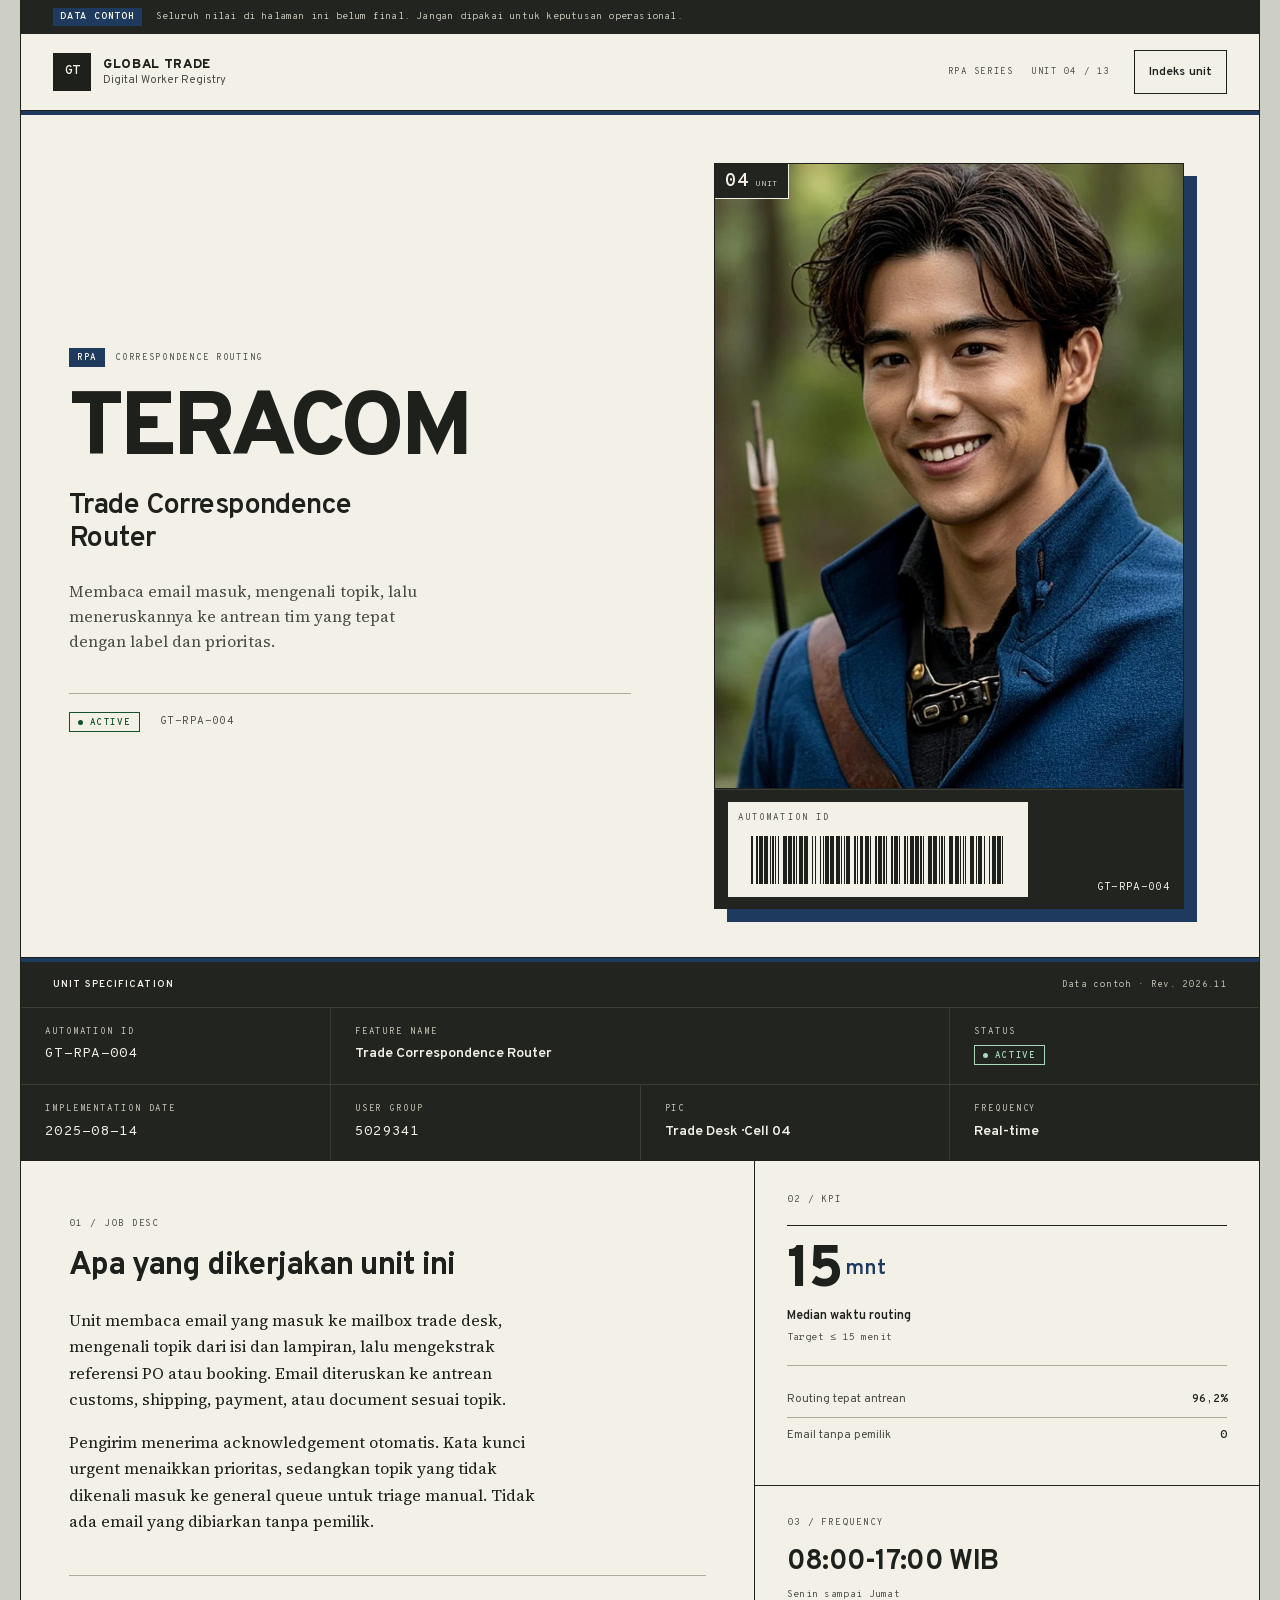
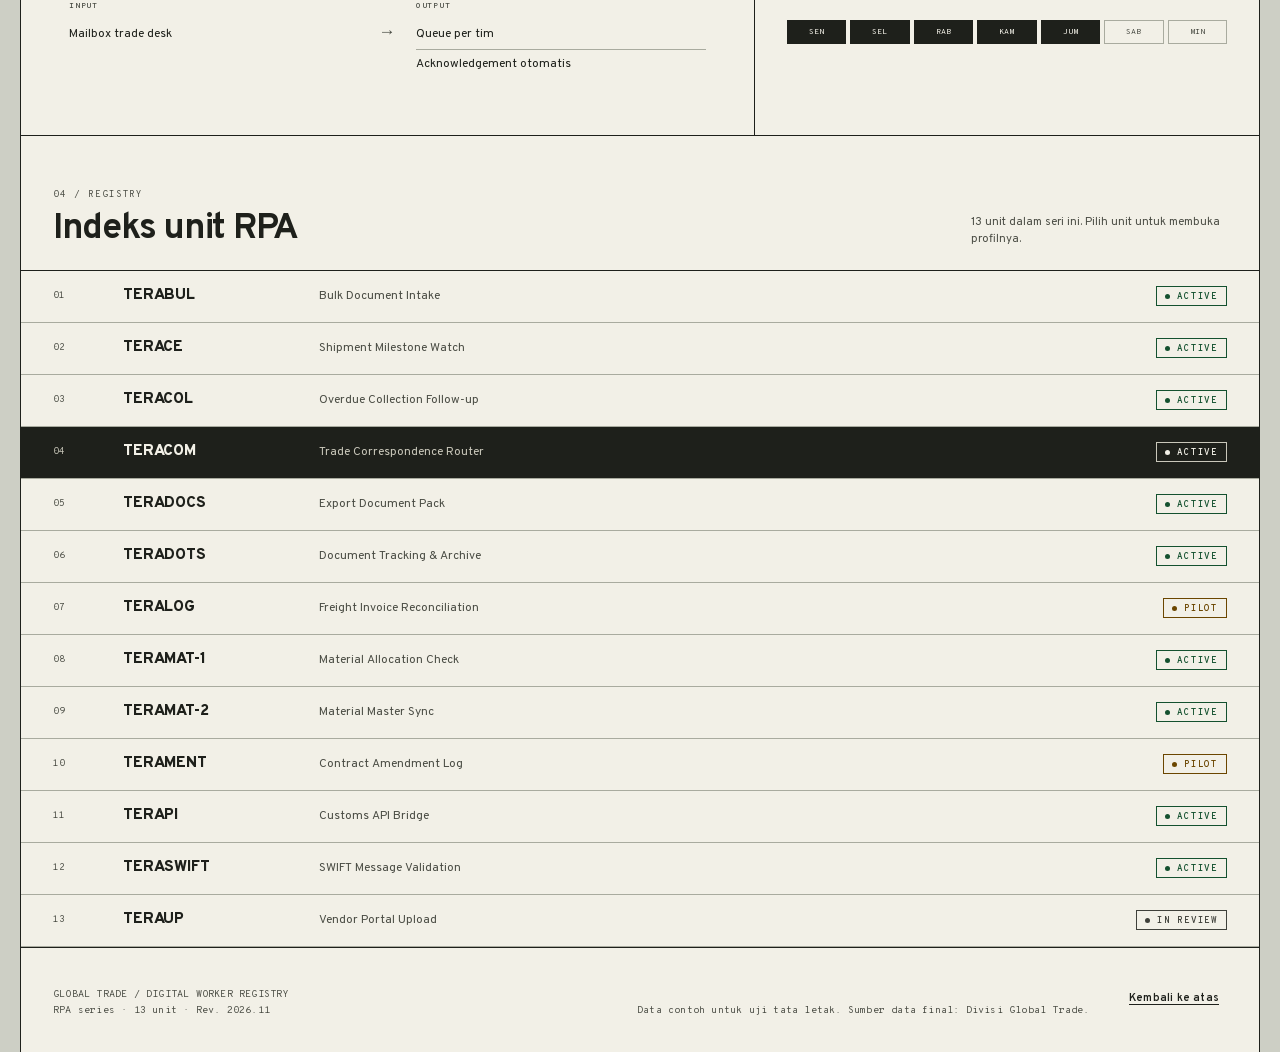
<file: TERACOM.html>
<!doctype html>
<html lang="id">
<head>
  <meta charset="utf-8">
  <meta name="viewport" content="width=device-width, initial-scale=1">
  <meta name="color-scheme" content="light">
  <title>TERACOM · Trade Correspondence Router · RPA Global Trade</title>
  <meta name="description" content="TERACOM, digital worker RPA Global Trade untuk Trade Correspondence Router. Automation ID GT-RPA-004. Profil unit, job desc, KPI, frekuensi, dan PIC. Halaman data contoh.">
  <meta property="og:type" content="website">
  <meta property="og:locale" content="id_ID">
  <meta property="og:title" content="TERACOM · Trade Correspondence Router · RPA Global Trade">
  <meta property="og:description" content="TERACOM, digital worker RPA Global Trade untuk Trade Correspondence Router. Automation ID GT-RPA-004. Profil unit, job desc, KPI, frekuensi, dan PIC. Halaman data contoh.">
  <link rel="preload" href="./assets/fonts/overpass-var.woff2" as="font" type="font/woff2" crossorigin>
  <link rel="preload" href="./assets/characters/teracom.webp" as="image" type="image/webp" fetchpriority="high">
  <link rel="stylesheet" href="./assets/registry.css">
</head>
<body style="--accent: #1E3A5F;">
  <a class="skip-link" href="#main">Lewati ke konten</a>

  <div class="registry" id="top">
    <div class="draft-strip" role="note">
      <span class="draft-label">DATA CONTOH</span>
      <span>Seluruh nilai di halaman ini belum final. Jangan dipakai untuk keputusan operasional.</span>
    </div>

    <header class="masthead">
      <a class="brand" href="#top">
        <span class="brand-mark">GT</span>
        <span class="brand-text">
          <span class="brand-line">GLOBAL TRADE</span>
          <span class="brand-sub">Digital Worker Registry</span>
        </span>
      </a>
      <p class="mast-meta"><span>RPA series</span><span>Unit 04 / 13</span></p>
      <a class="index-link" href="./">Indeks unit</a>
    </header>
    <div class="accent-bar" aria-hidden="true"></div>

    <main id="main" tabindex="-1">
      <section class="hero" aria-labelledby="unit-name">
        <div class="hero-copy">
          <p class="kicker"><span class="kicker-tag">RPA</span><span>Correspondence routing</span></p>
          <h1 id="unit-name">TERACOM</h1>
          <p class="feature">Trade Correspondence Router</p>
          <p class="hero-note">Membaca email masuk, mengenali topik, lalu meneruskannya ke antrean tim yang tepat dengan label dan prioritas.</p>
          <div class="hero-foot">
            <p class="hero-state"><span class="sr-only">Status unit: </span><span class="status status--active"><span class="status-dot" aria-hidden="true"></span>ACTIVE</span></p>
            <span class="hero-id">GT-RPA-004</span>
          </div>
        </div>

        <figure class="portrait">
          <div class="portrait-inner">
            <div class="portrait-frame">
              <img src="./assets/characters/teracom.webp" width="864" height="1152" alt="Potret karakter TERACOM, digital worker RPA Global Trade." fetchpriority="high">
              <span class="unit-stamp" aria-hidden="true"><span class="stamp-no">04</span><span class="stamp-label">UNIT</span></span>
            </div>
            <figcaption class="portrait-caption">
              <div class="barcode-block">
                <span class="barcode-label">AUTOMATION ID</span>
                <svg class="barcode" viewBox="0 0 212 44" width="212" height="44" preserveAspectRatio="xMidYMid meet" aria-hidden="true" focusable="false" shape-rendering="crispEdges"><rect x="10" y="4" width="1" height="36"/><rect x="14" y="4" width="1" height="36"/><rect x="16" y="4" width="3" height="36"/><rect x="20" y="4" width="3" height="36"/><rect x="24" y="4" width="1" height="36"/><rect x="26" y="4" width="1" height="36"/><rect x="28" y="4" width="1" height="36"/><rect x="30" y="4" width="1" height="36"/><rect x="34" y="4" width="3" height="36"/><rect x="38" y="4" width="3" height="36"/><rect x="42" y="4" width="1" height="36"/><rect x="44" y="4" width="1" height="36"/><rect x="46" y="4" width="3" height="36"/><rect x="50" y="4" width="3" height="36"/><rect x="56" y="4" width="1" height="36"/><rect x="58" y="4" width="1" height="36"/><rect x="62" y="4" width="1" height="36"/><rect x="64" y="4" width="1" height="36"/><rect x="66" y="4" width="3" height="36"/><rect x="70" y="4" width="3" height="36"/><rect x="74" y="4" width="3" height="36"/><rect x="78" y="4" width="1" height="36"/><rect x="80" y="4" width="1" height="36"/><rect x="82" y="4" width="3" height="36"/><rect x="88" y="4" width="1" height="36"/><rect x="90" y="4" width="1" height="36"/><rect x="92" y="4" width="3" height="36"/><rect x="96" y="4" width="3" height="36"/><rect x="100" y="4" width="1" height="36"/><rect x="104" y="4" width="1" height="36"/><rect x="106" y="4" width="3" height="36"/><rect x="110" y="4" width="1" height="36"/><rect x="112" y="4" width="1" height="36"/><rect x="116" y="4" width="1" height="36"/><rect x="118" y="4" width="3" height="36"/><rect x="122" y="4" width="1" height="36"/><rect x="126" y="4" width="1" height="36"/><rect x="128" y="4" width="1" height="36"/><rect x="130" y="4" width="3" height="36"/><rect x="134" y="4" width="3" height="36"/><rect x="138" y="4" width="1" height="36"/><rect x="140" y="4" width="1" height="36"/><rect x="144" y="4" width="3" height="36"/><rect x="148" y="4" width="3" height="36"/><rect x="152" y="4" width="1" height="36"/><rect x="154" y="4" width="1" height="36"/><rect x="156" y="4" width="1" height="36"/><rect x="160" y="4" width="3" height="36"/><rect x="164" y="4" width="3" height="36"/><rect x="168" y="4" width="1" height="36"/><rect x="170" y="4" width="1" height="36"/><rect x="172" y="4" width="1" height="36"/><rect x="176" y="4" width="3" height="36"/><rect x="180" y="4" width="1" height="36"/><rect x="182" y="4" width="3" height="36"/><rect x="186" y="4" width="1" height="36"/><rect x="190" y="4" width="1" height="36"/><rect x="192" y="4" width="3" height="36"/><rect x="196" y="4" width="3" height="36"/><rect x="200" y="4" width="1" height="36"/></svg>
              </div>
              <span class="barcode-id">GT-RPA-004</span>
            </figcaption>
          </div>
        </figure>
      </section>

      <section class="spec" aria-labelledby="spec-title">
        <div class="spec-head">
          <h2 id="spec-title">Unit specification</h2>
          <span>Data contoh · Rev. 2026.11</span>
        </div>
        <dl class="spec-grid">
          <div class="spec-item">
            <dt>Automation ID</dt>
            <dd class="mono">GT-RPA-004</dd>
          </div>
          <div class="spec-item spec-feature">
            <dt>Feature Name</dt>
            <dd>Trade Correspondence Router</dd>
          </div>
          <div class="spec-item">
            <dt>Status</dt>
            <dd><span class="status status--active"><span class="status-dot" aria-hidden="true"></span>ACTIVE</span></dd>
          </div>
          <div class="spec-item">
            <dt>Implementation Date</dt>
            <dd class="mono"><time datetime="2025-08-14">2025-08-14</time></dd>
          </div>
          <div class="spec-item">
            <dt>User Group</dt>
            <dd class="mono">5029341</dd>
          </div>
          <div class="spec-item">
            <dt>PIC</dt>
            <dd>Trade Desk · Cell 04</dd>
          </div>
          <div class="spec-item">
            <dt>Frequency</dt>
            <dd>Real-time</dd>
          </div>
        </dl>
      </section>

      <section class="record" aria-labelledby="record-title">
        <div class="record-main">
          <p class="section-no">01 / Job desc</p>
          <h2 id="record-title">Apa yang dikerjakan unit ini</h2>
          <div class="prose">
            <p>Unit membaca email yang masuk ke mailbox trade desk, mengenali topik dari isi dan lampiran, lalu mengekstrak referensi PO atau booking. Email diteruskan ke antrean customs, shipping, payment, atau document sesuai topik.</p>
            <p>Pengirim menerima acknowledgement otomatis. Kata kunci urgent menaikkan prioritas, sedangkan topik yang tidak dikenali masuk ke general queue untuk triage manual. Tidak ada email yang dibiarkan tanpa pemilik.</p>
          </div>
          <div class="handover">
            <div>
              <h3>INPUT</h3>
              <ul><li>Mailbox trade desk</li></ul>
            </div>
            <div class="handover-arrow" aria-hidden="true">→</div>
            <div>
              <h3>OUTPUT</h3>
              <ul><li>Queue per tim</li><li>Acknowledgement otomatis</li></ul>
            </div>
          </div>
        </div>

        <aside class="record-side">
          <section class="kpi-block" aria-labelledby="kpi-title">
            <h2 class="section-no" id="kpi-title">02 / KPI</h2>
            <div class="kpi-primary">
              <span class="kpi-value">15<span class="kpi-unit">mnt</span></span>
              <span class="kpi-label">Median waktu routing</span>
              <span class="kpi-target">Target ≤ 15 menit</span>
            </div>
            <dl class="kpi-list">
              <div><dt>Routing tepat antrean</dt><dd>96,2%</dd></div>
              <div><dt>Email tanpa pemilik</dt><dd>0</dd></div>
            </dl>
          </section>

          <section class="freq-block" aria-labelledby="freq-title">
            <h2 class="section-no" id="freq-title">03 / Frequency</h2>
            <p class="freq-time">08:00-17:00 WIB</p>
            <p class="freq-days">Senin sampai Jumat</p>
            <ul class="week" aria-hidden="true"><li class="is-on">SEN</li><li class="is-on">SEL</li><li class="is-on">RAB</li><li class="is-on">KAM</li><li class="is-on">JUM</li><li class="">SAB</li><li class="">MIN</li></ul>
          </section>
        </aside>
      </section>

      <section class="unit-index" id="unit-index" aria-labelledby="index-title">
        <div class="index-head">
          <div>
            <p class="section-no">04 / Registry</p>
            <h2 id="index-title">Indeks unit RPA</h2>
          </div>
          <p>13 unit dalam seri ini. Pilih unit untuk membuka profilnya.</p>
        </div>
        <ol class="index-list">
          <li>
            <a class="index-row" href="./TERABUL.html">
              <span class="idx-no">01</span>
              <span class="idx-name">TERABUL</span>
              <span class="idx-feature">Bulk Document Intake</span>
              <span class="status status--active"><span class="status-dot" aria-hidden="true"></span>ACTIVE</span>
            </a>
          </li>
          <li>
            <a class="index-row" href="./TERACE.html">
              <span class="idx-no">02</span>
              <span class="idx-name">TERACE</span>
              <span class="idx-feature">Shipment Milestone Watch</span>
              <span class="status status--active"><span class="status-dot" aria-hidden="true"></span>ACTIVE</span>
            </a>
          </li>
          <li>
            <a class="index-row" href="./TERACOL.html">
              <span class="idx-no">03</span>
              <span class="idx-name">TERACOL</span>
              <span class="idx-feature">Overdue Collection Follow-up</span>
              <span class="status status--active"><span class="status-dot" aria-hidden="true"></span>ACTIVE</span>
            </a>
          </li>
          <li>
            <a class="index-row" href="./TERACOM.html" aria-current="page">
              <span class="idx-no">04</span>
              <span class="idx-name">TERACOM</span>
              <span class="idx-feature">Trade Correspondence Router</span>
              <span class="status status--active"><span class="status-dot" aria-hidden="true"></span>ACTIVE</span>
            </a>
          </li>
          <li>
            <a class="index-row" href="./TERADOCS.html">
              <span class="idx-no">05</span>
              <span class="idx-name">TERADOCS</span>
              <span class="idx-feature">Export Document Pack</span>
              <span class="status status--active"><span class="status-dot" aria-hidden="true"></span>ACTIVE</span>
            </a>
          </li>
          <li>
            <a class="index-row" href="./TERADOTS.html">
              <span class="idx-no">06</span>
              <span class="idx-name">TERADOTS</span>
              <span class="idx-feature">Document Tracking &amp; Archive</span>
              <span class="status status--active"><span class="status-dot" aria-hidden="true"></span>ACTIVE</span>
            </a>
          </li>
          <li>
            <a class="index-row" href="./TERALOG.html">
              <span class="idx-no">07</span>
              <span class="idx-name">TERALOG</span>
              <span class="idx-feature">Freight Invoice Reconciliation</span>
              <span class="status status--pilot"><span class="status-dot" aria-hidden="true"></span>PILOT</span>
            </a>
          </li>
          <li>
            <a class="index-row" href="./TERAMAT-1.html">
              <span class="idx-no">08</span>
              <span class="idx-name">TERAMAT-1</span>
              <span class="idx-feature">Material Allocation Check</span>
              <span class="status status--active"><span class="status-dot" aria-hidden="true"></span>ACTIVE</span>
            </a>
          </li>
          <li>
            <a class="index-row" href="./TERAMAT-2.html">
              <span class="idx-no">09</span>
              <span class="idx-name">TERAMAT-2</span>
              <span class="idx-feature">Material Master Sync</span>
              <span class="status status--active"><span class="status-dot" aria-hidden="true"></span>ACTIVE</span>
            </a>
          </li>
          <li>
            <a class="index-row" href="./TERAMENT.html">
              <span class="idx-no">10</span>
              <span class="idx-name">TERAMENT</span>
              <span class="idx-feature">Contract Amendment Log</span>
              <span class="status status--pilot"><span class="status-dot" aria-hidden="true"></span>PILOT</span>
            </a>
          </li>
          <li>
            <a class="index-row" href="./TERAPI.html">
              <span class="idx-no">11</span>
              <span class="idx-name">TERAPI</span>
              <span class="idx-feature">Customs API Bridge</span>
              <span class="status status--active"><span class="status-dot" aria-hidden="true"></span>ACTIVE</span>
            </a>
          </li>
          <li>
            <a class="index-row" href="./TERASWIFT.html">
              <span class="idx-no">12</span>
              <span class="idx-name">TERASWIFT</span>
              <span class="idx-feature">SWIFT Message Validation</span>
              <span class="status status--active"><span class="status-dot" aria-hidden="true"></span>ACTIVE</span>
            </a>
          </li>
          <li>
            <a class="index-row" href="./TERAUP.html">
              <span class="idx-no">13</span>
              <span class="idx-name">TERAUP</span>
              <span class="idx-feature">Vendor Portal Upload</span>
              <span class="status status--in-review"><span class="status-dot" aria-hidden="true"></span>IN REVIEW</span>
            </a>
          </li>
        </ol>
      </section>
    </main>

    <footer class="footer">
      <p>GLOBAL TRADE / DIGITAL WORKER REGISTRY<br>RPA series · 13 unit · Rev. 2026.11</p>
      <p>Data contoh untuk uji tata letak. Sumber data final: Divisi Global Trade.</p>
      <a href="#top">Kembali ke atas</a>
    </footer>
  </div>
</body>
</html>
</file>
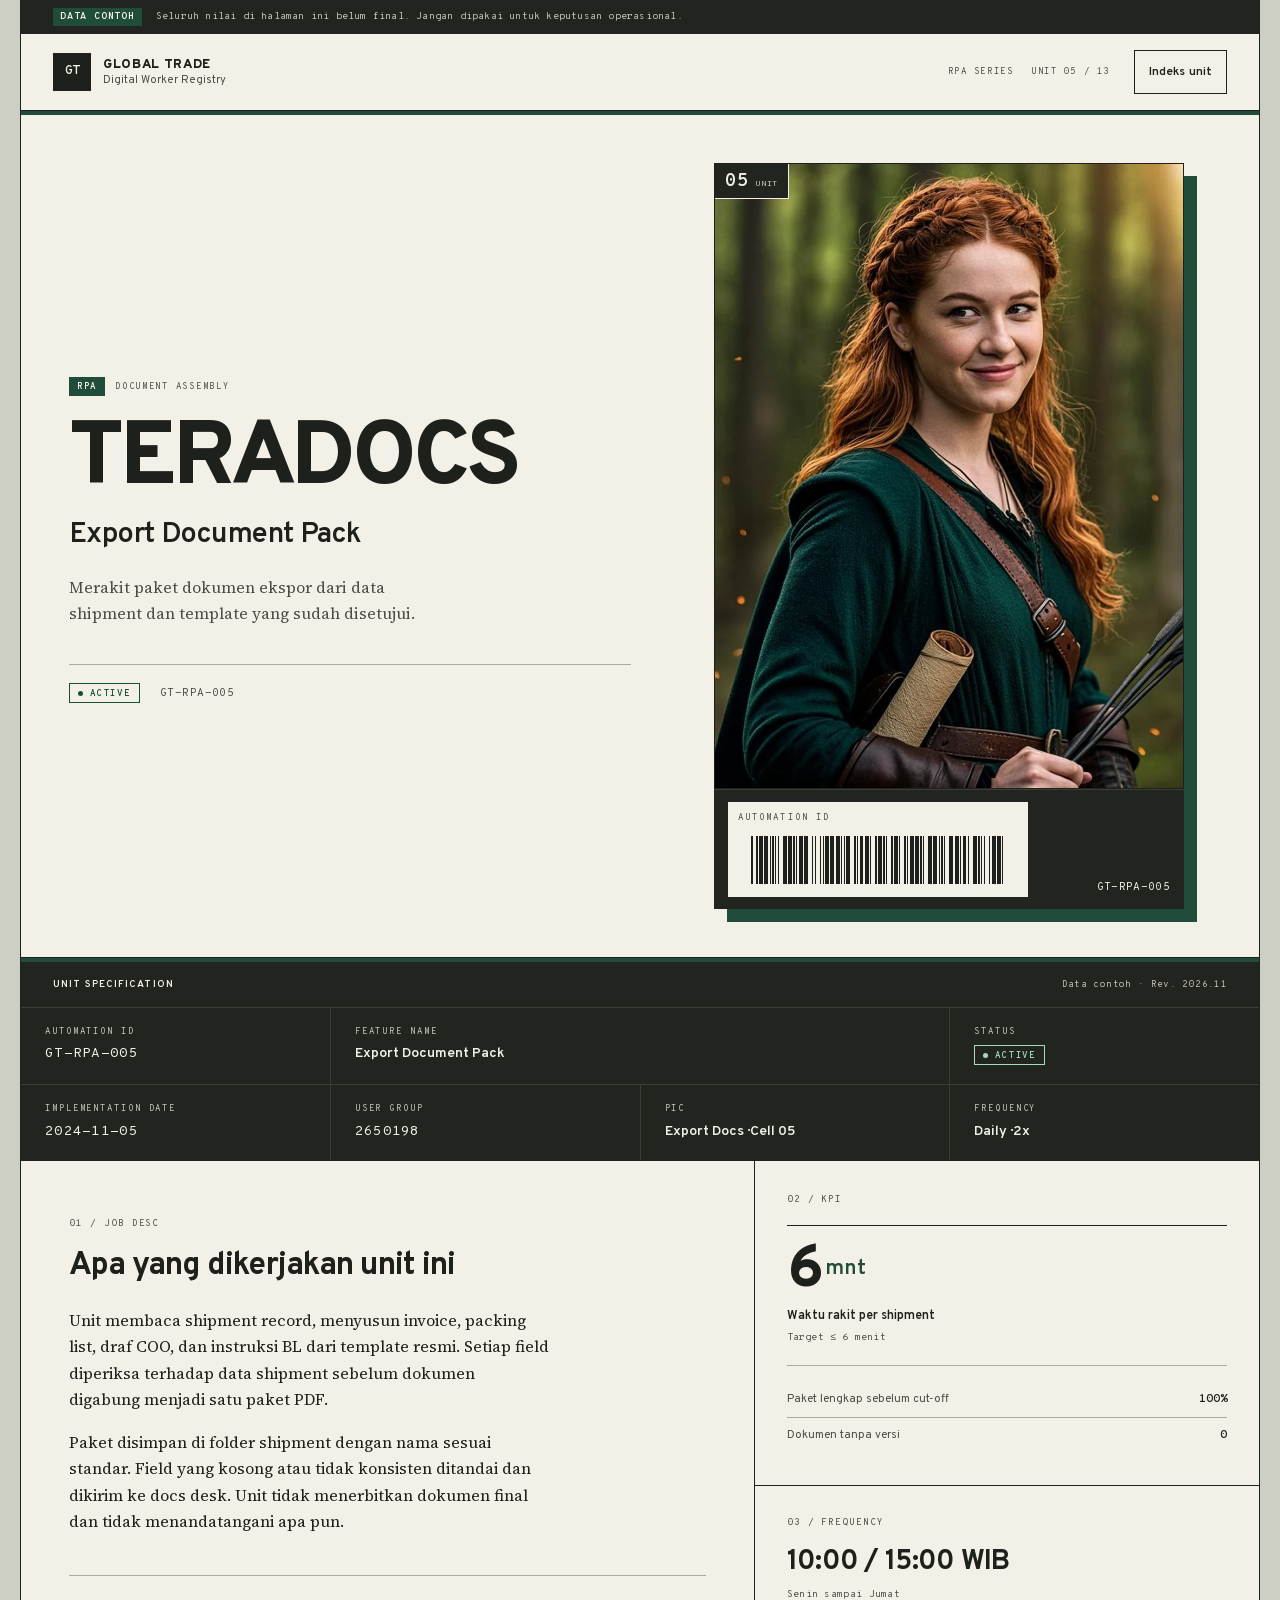
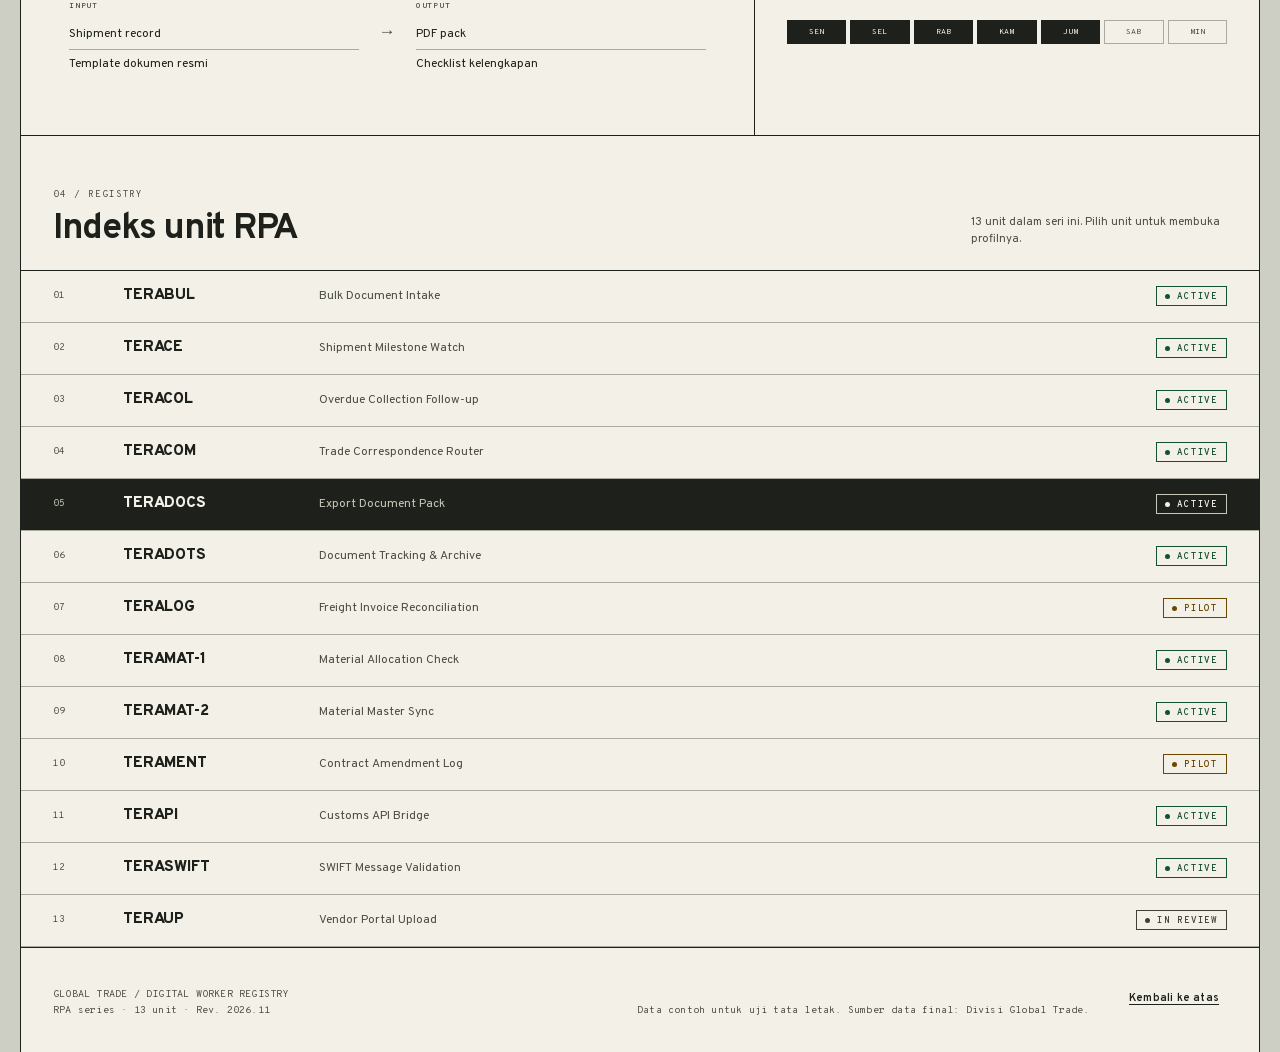
<file: TERADOCS.html>
<!doctype html>
<html lang="id">
<head>
  <meta charset="utf-8">
  <meta name="viewport" content="width=device-width, initial-scale=1">
  <meta name="color-scheme" content="light">
  <title>TERADOCS · Export Document Pack · RPA Global Trade</title>
  <meta name="description" content="TERADOCS, digital worker RPA Global Trade untuk Export Document Pack. Automation ID GT-RPA-005. Profil unit, job desc, KPI, frekuensi, dan PIC. Halaman data contoh.">
  <meta property="og:type" content="website">
  <meta property="og:locale" content="id_ID">
  <meta property="og:title" content="TERADOCS · Export Document Pack · RPA Global Trade">
  <meta property="og:description" content="TERADOCS, digital worker RPA Global Trade untuk Export Document Pack. Automation ID GT-RPA-005. Profil unit, job desc, KPI, frekuensi, dan PIC. Halaman data contoh.">
  <link rel="preload" href="./assets/fonts/overpass-var.woff2" as="font" type="font/woff2" crossorigin>
  <link rel="preload" href="./assets/characters/teradocs.webp" as="image" type="image/webp" fetchpriority="high">
  <link rel="stylesheet" href="./assets/registry.css">
</head>
<body style="--accent: #1F4D3A;">
  <a class="skip-link" href="#main">Lewati ke konten</a>

  <div class="registry" id="top">
    <div class="draft-strip" role="note">
      <span class="draft-label">DATA CONTOH</span>
      <span>Seluruh nilai di halaman ini belum final. Jangan dipakai untuk keputusan operasional.</span>
    </div>

    <header class="masthead">
      <a class="brand" href="#top">
        <span class="brand-mark">GT</span>
        <span class="brand-text">
          <span class="brand-line">GLOBAL TRADE</span>
          <span class="brand-sub">Digital Worker Registry</span>
        </span>
      </a>
      <p class="mast-meta"><span>RPA series</span><span>Unit 05 / 13</span></p>
      <a class="index-link" href="./">Indeks unit</a>
    </header>
    <div class="accent-bar" aria-hidden="true"></div>

    <main id="main" tabindex="-1">
      <section class="hero" aria-labelledby="unit-name">
        <div class="hero-copy">
          <p class="kicker"><span class="kicker-tag">RPA</span><span>Document assembly</span></p>
          <h1 id="unit-name">TERADOCS</h1>
          <p class="feature">Export Document Pack</p>
          <p class="hero-note">Merakit paket dokumen ekspor dari data shipment dan template yang sudah disetujui.</p>
          <div class="hero-foot">
            <p class="hero-state"><span class="sr-only">Status unit: </span><span class="status status--active"><span class="status-dot" aria-hidden="true"></span>ACTIVE</span></p>
            <span class="hero-id">GT-RPA-005</span>
          </div>
        </div>

        <figure class="portrait">
          <div class="portrait-inner">
            <div class="portrait-frame">
              <img src="./assets/characters/teradocs.webp" width="864" height="1152" alt="Potret karakter TERADOCS, digital worker RPA Global Trade." fetchpriority="high">
              <span class="unit-stamp" aria-hidden="true"><span class="stamp-no">05</span><span class="stamp-label">UNIT</span></span>
            </div>
            <figcaption class="portrait-caption">
              <div class="barcode-block">
                <span class="barcode-label">AUTOMATION ID</span>
                <svg class="barcode" viewBox="0 0 212 44" width="212" height="44" preserveAspectRatio="xMidYMid meet" aria-hidden="true" focusable="false" shape-rendering="crispEdges"><rect x="10" y="4" width="1" height="36"/><rect x="14" y="4" width="1" height="36"/><rect x="16" y="4" width="3" height="36"/><rect x="20" y="4" width="3" height="36"/><rect x="24" y="4" width="1" height="36"/><rect x="26" y="4" width="1" height="36"/><rect x="28" y="4" width="1" height="36"/><rect x="30" y="4" width="1" height="36"/><rect x="34" y="4" width="3" height="36"/><rect x="38" y="4" width="3" height="36"/><rect x="42" y="4" width="1" height="36"/><rect x="44" y="4" width="1" height="36"/><rect x="46" y="4" width="3" height="36"/><rect x="50" y="4" width="3" height="36"/><rect x="56" y="4" width="1" height="36"/><rect x="58" y="4" width="1" height="36"/><rect x="62" y="4" width="1" height="36"/><rect x="64" y="4" width="1" height="36"/><rect x="66" y="4" width="3" height="36"/><rect x="70" y="4" width="3" height="36"/><rect x="74" y="4" width="3" height="36"/><rect x="78" y="4" width="1" height="36"/><rect x="80" y="4" width="1" height="36"/><rect x="82" y="4" width="3" height="36"/><rect x="88" y="4" width="1" height="36"/><rect x="90" y="4" width="1" height="36"/><rect x="92" y="4" width="3" height="36"/><rect x="96" y="4" width="3" height="36"/><rect x="100" y="4" width="1" height="36"/><rect x="104" y="4" width="1" height="36"/><rect x="106" y="4" width="3" height="36"/><rect x="110" y="4" width="1" height="36"/><rect x="112" y="4" width="1" height="36"/><rect x="116" y="4" width="1" height="36"/><rect x="118" y="4" width="3" height="36"/><rect x="122" y="4" width="1" height="36"/><rect x="126" y="4" width="1" height="36"/><rect x="128" y="4" width="1" height="36"/><rect x="130" y="4" width="3" height="36"/><rect x="134" y="4" width="3" height="36"/><rect x="138" y="4" width="1" height="36"/><rect x="140" y="4" width="1" height="36"/><rect x="144" y="4" width="3" height="36"/><rect x="148" y="4" width="3" height="36"/><rect x="152" y="4" width="1" height="36"/><rect x="154" y="4" width="1" height="36"/><rect x="156" y="4" width="1" height="36"/><rect x="160" y="4" width="3" height="36"/><rect x="164" y="4" width="3" height="36"/><rect x="168" y="4" width="1" height="36"/><rect x="170" y="4" width="3" height="36"/><rect x="174" y="4" width="1" height="36"/><rect x="178" y="4" width="3" height="36"/><rect x="182" y="4" width="1" height="36"/><rect x="184" y="4" width="1" height="36"/><rect x="186" y="4" width="1" height="36"/><rect x="190" y="4" width="1" height="36"/><rect x="192" y="4" width="3" height="36"/><rect x="196" y="4" width="3" height="36"/><rect x="200" y="4" width="1" height="36"/></svg>
              </div>
              <span class="barcode-id">GT-RPA-005</span>
            </figcaption>
          </div>
        </figure>
      </section>

      <section class="spec" aria-labelledby="spec-title">
        <div class="spec-head">
          <h2 id="spec-title">Unit specification</h2>
          <span>Data contoh · Rev. 2026.11</span>
        </div>
        <dl class="spec-grid">
          <div class="spec-item">
            <dt>Automation ID</dt>
            <dd class="mono">GT-RPA-005</dd>
          </div>
          <div class="spec-item spec-feature">
            <dt>Feature Name</dt>
            <dd>Export Document Pack</dd>
          </div>
          <div class="spec-item">
            <dt>Status</dt>
            <dd><span class="status status--active"><span class="status-dot" aria-hidden="true"></span>ACTIVE</span></dd>
          </div>
          <div class="spec-item">
            <dt>Implementation Date</dt>
            <dd class="mono"><time datetime="2024-11-05">2024-11-05</time></dd>
          </div>
          <div class="spec-item">
            <dt>User Group</dt>
            <dd class="mono">2650198</dd>
          </div>
          <div class="spec-item">
            <dt>PIC</dt>
            <dd>Export Docs · Cell 05</dd>
          </div>
          <div class="spec-item">
            <dt>Frequency</dt>
            <dd>Daily · 2x</dd>
          </div>
        </dl>
      </section>

      <section class="record" aria-labelledby="record-title">
        <div class="record-main">
          <p class="section-no">01 / Job desc</p>
          <h2 id="record-title">Apa yang dikerjakan unit ini</h2>
          <div class="prose">
            <p>Unit membaca shipment record, menyusun invoice, packing list, draf COO, dan instruksi BL dari template resmi. Setiap field diperiksa terhadap data shipment sebelum dokumen digabung menjadi satu paket PDF.</p>
            <p>Paket disimpan di folder shipment dengan nama sesuai standar. Field yang kosong atau tidak konsisten ditandai dan dikirim ke docs desk. Unit tidak menerbitkan dokumen final dan tidak menandatangani apa pun.</p>
          </div>
          <div class="handover">
            <div>
              <h3>INPUT</h3>
              <ul><li>Shipment record</li><li>Template dokumen resmi</li></ul>
            </div>
            <div class="handover-arrow" aria-hidden="true">→</div>
            <div>
              <h3>OUTPUT</h3>
              <ul><li>PDF pack</li><li>Checklist kelengkapan</li></ul>
            </div>
          </div>
        </div>

        <aside class="record-side">
          <section class="kpi-block" aria-labelledby="kpi-title">
            <h2 class="section-no" id="kpi-title">02 / KPI</h2>
            <div class="kpi-primary">
              <span class="kpi-value">6<span class="kpi-unit">mnt</span></span>
              <span class="kpi-label">Waktu rakit per shipment</span>
              <span class="kpi-target">Target ≤ 6 menit</span>
            </div>
            <dl class="kpi-list">
              <div><dt>Paket lengkap sebelum cut-off</dt><dd>100%</dd></div>
              <div><dt>Dokumen tanpa versi</dt><dd>0</dd></div>
            </dl>
          </section>

          <section class="freq-block" aria-labelledby="freq-title">
            <h2 class="section-no" id="freq-title">03 / Frequency</h2>
            <p class="freq-time">10:00 / 15:00 WIB</p>
            <p class="freq-days">Senin sampai Jumat</p>
            <ul class="week" aria-hidden="true"><li class="is-on">SEN</li><li class="is-on">SEL</li><li class="is-on">RAB</li><li class="is-on">KAM</li><li class="is-on">JUM</li><li class="">SAB</li><li class="">MIN</li></ul>
          </section>
        </aside>
      </section>

      <section class="unit-index" id="unit-index" aria-labelledby="index-title">
        <div class="index-head">
          <div>
            <p class="section-no">04 / Registry</p>
            <h2 id="index-title">Indeks unit RPA</h2>
          </div>
          <p>13 unit dalam seri ini. Pilih unit untuk membuka profilnya.</p>
        </div>
        <ol class="index-list">
          <li>
            <a class="index-row" href="./TERABUL.html">
              <span class="idx-no">01</span>
              <span class="idx-name">TERABUL</span>
              <span class="idx-feature">Bulk Document Intake</span>
              <span class="status status--active"><span class="status-dot" aria-hidden="true"></span>ACTIVE</span>
            </a>
          </li>
          <li>
            <a class="index-row" href="./TERACE.html">
              <span class="idx-no">02</span>
              <span class="idx-name">TERACE</span>
              <span class="idx-feature">Shipment Milestone Watch</span>
              <span class="status status--active"><span class="status-dot" aria-hidden="true"></span>ACTIVE</span>
            </a>
          </li>
          <li>
            <a class="index-row" href="./TERACOL.html">
              <span class="idx-no">03</span>
              <span class="idx-name">TERACOL</span>
              <span class="idx-feature">Overdue Collection Follow-up</span>
              <span class="status status--active"><span class="status-dot" aria-hidden="true"></span>ACTIVE</span>
            </a>
          </li>
          <li>
            <a class="index-row" href="./TERACOM.html">
              <span class="idx-no">04</span>
              <span class="idx-name">TERACOM</span>
              <span class="idx-feature">Trade Correspondence Router</span>
              <span class="status status--active"><span class="status-dot" aria-hidden="true"></span>ACTIVE</span>
            </a>
          </li>
          <li>
            <a class="index-row" href="./TERADOCS.html" aria-current="page">
              <span class="idx-no">05</span>
              <span class="idx-name">TERADOCS</span>
              <span class="idx-feature">Export Document Pack</span>
              <span class="status status--active"><span class="status-dot" aria-hidden="true"></span>ACTIVE</span>
            </a>
          </li>
          <li>
            <a class="index-row" href="./TERADOTS.html">
              <span class="idx-no">06</span>
              <span class="idx-name">TERADOTS</span>
              <span class="idx-feature">Document Tracking &amp; Archive</span>
              <span class="status status--active"><span class="status-dot" aria-hidden="true"></span>ACTIVE</span>
            </a>
          </li>
          <li>
            <a class="index-row" href="./TERALOG.html">
              <span class="idx-no">07</span>
              <span class="idx-name">TERALOG</span>
              <span class="idx-feature">Freight Invoice Reconciliation</span>
              <span class="status status--pilot"><span class="status-dot" aria-hidden="true"></span>PILOT</span>
            </a>
          </li>
          <li>
            <a class="index-row" href="./TERAMAT-1.html">
              <span class="idx-no">08</span>
              <span class="idx-name">TERAMAT-1</span>
              <span class="idx-feature">Material Allocation Check</span>
              <span class="status status--active"><span class="status-dot" aria-hidden="true"></span>ACTIVE</span>
            </a>
          </li>
          <li>
            <a class="index-row" href="./TERAMAT-2.html">
              <span class="idx-no">09</span>
              <span class="idx-name">TERAMAT-2</span>
              <span class="idx-feature">Material Master Sync</span>
              <span class="status status--active"><span class="status-dot" aria-hidden="true"></span>ACTIVE</span>
            </a>
          </li>
          <li>
            <a class="index-row" href="./TERAMENT.html">
              <span class="idx-no">10</span>
              <span class="idx-name">TERAMENT</span>
              <span class="idx-feature">Contract Amendment Log</span>
              <span class="status status--pilot"><span class="status-dot" aria-hidden="true"></span>PILOT</span>
            </a>
          </li>
          <li>
            <a class="index-row" href="./TERAPI.html">
              <span class="idx-no">11</span>
              <span class="idx-name">TERAPI</span>
              <span class="idx-feature">Customs API Bridge</span>
              <span class="status status--active"><span class="status-dot" aria-hidden="true"></span>ACTIVE</span>
            </a>
          </li>
          <li>
            <a class="index-row" href="./TERASWIFT.html">
              <span class="idx-no">12</span>
              <span class="idx-name">TERASWIFT</span>
              <span class="idx-feature">SWIFT Message Validation</span>
              <span class="status status--active"><span class="status-dot" aria-hidden="true"></span>ACTIVE</span>
            </a>
          </li>
          <li>
            <a class="index-row" href="./TERAUP.html">
              <span class="idx-no">13</span>
              <span class="idx-name">TERAUP</span>
              <span class="idx-feature">Vendor Portal Upload</span>
              <span class="status status--in-review"><span class="status-dot" aria-hidden="true"></span>IN REVIEW</span>
            </a>
          </li>
        </ol>
      </section>
    </main>

    <footer class="footer">
      <p>GLOBAL TRADE / DIGITAL WORKER REGISTRY<br>RPA series · 13 unit · Rev. 2026.11</p>
      <p>Data contoh untuk uji tata letak. Sumber data final: Divisi Global Trade.</p>
      <a href="#top">Kembali ke atas</a>
    </footer>
  </div>
</body>
</html>
</file>
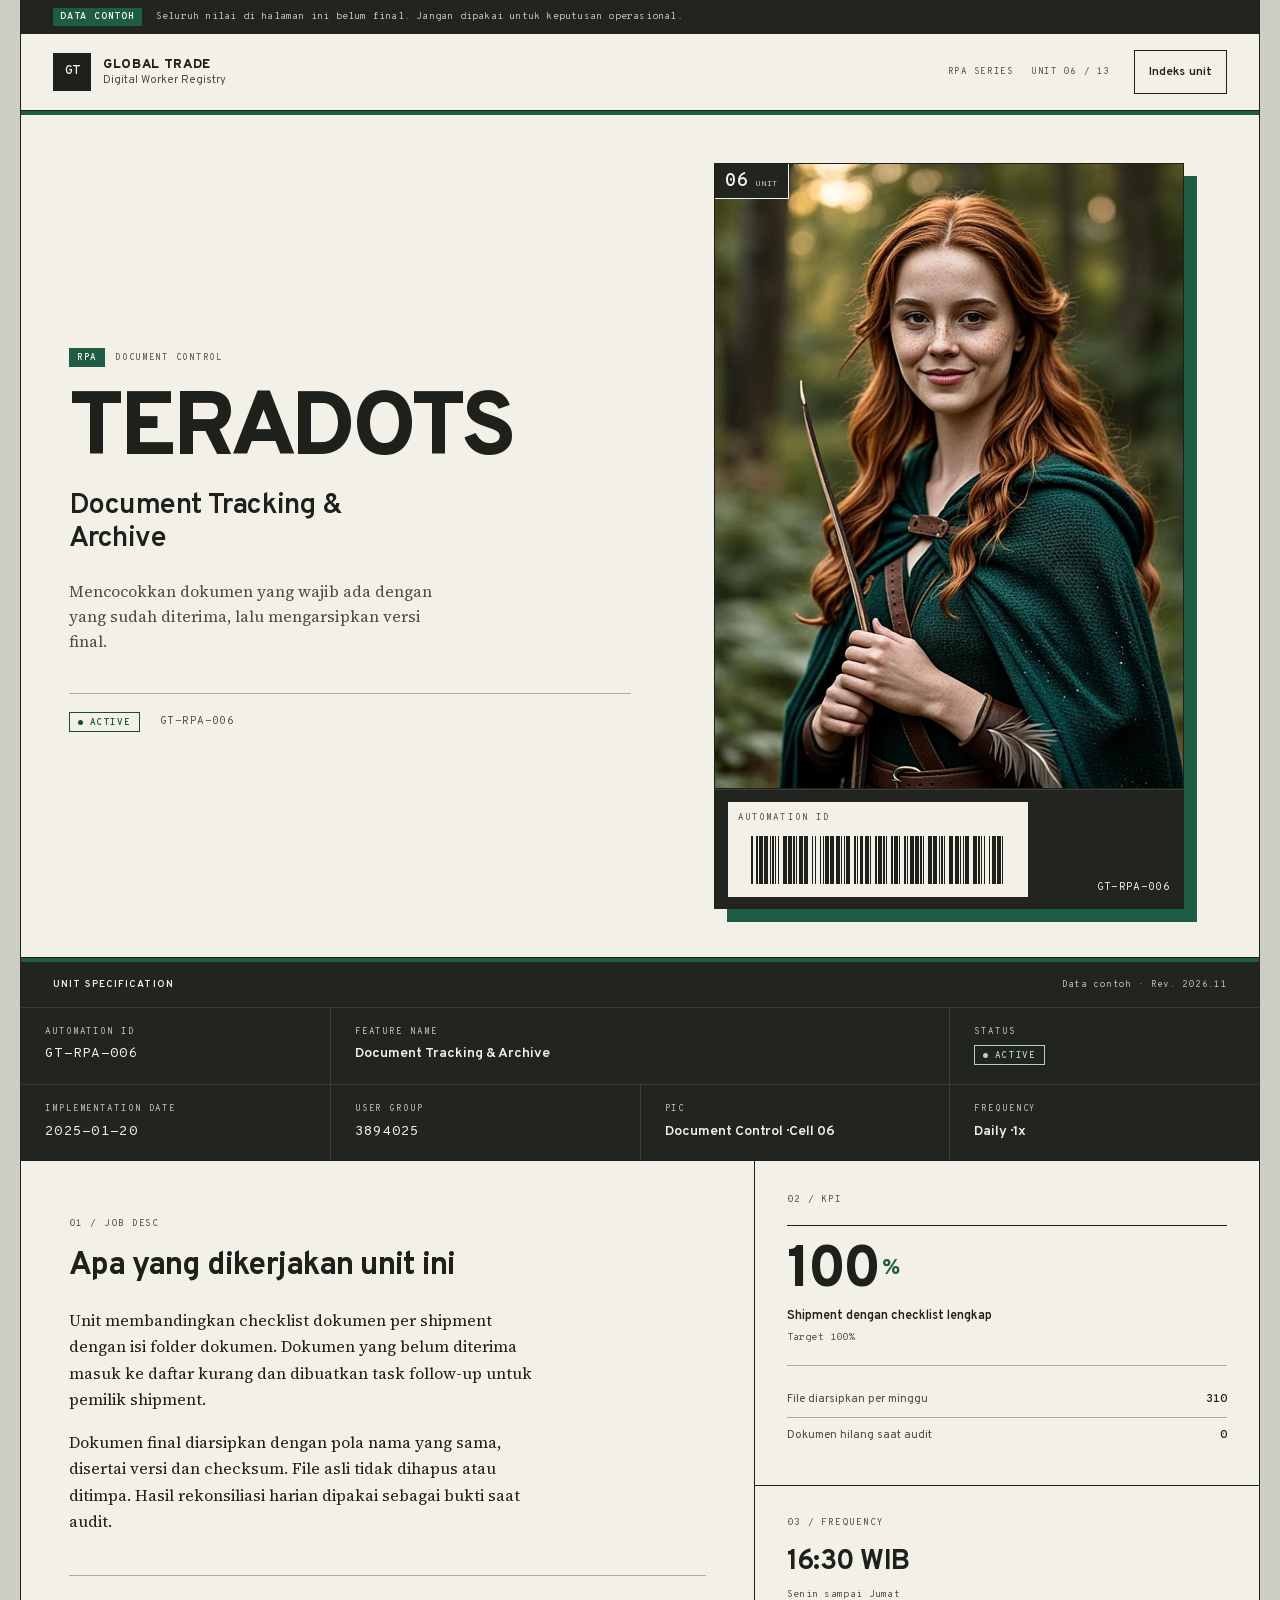
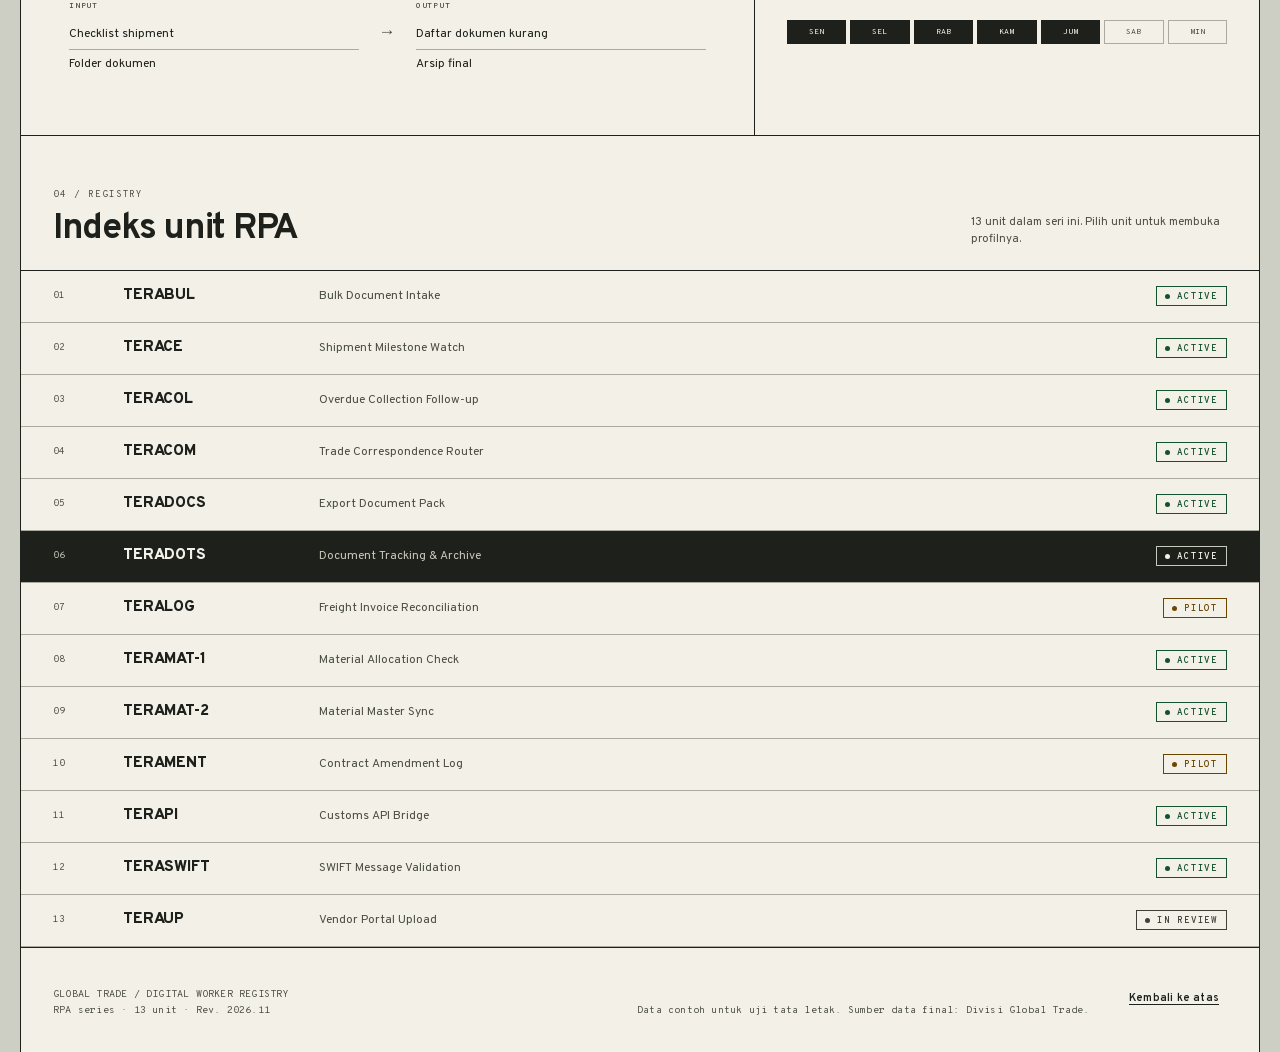
<file: TERADOTS.html>
<!doctype html>
<html lang="id">
<head>
  <meta charset="utf-8">
  <meta name="viewport" content="width=device-width, initial-scale=1">
  <meta name="color-scheme" content="light">
  <title>TERADOTS · Document Tracking &amp; Archive · RPA Global Trade</title>
  <meta name="description" content="TERADOTS, digital worker RPA Global Trade untuk Document Tracking &amp; Archive. Automation ID GT-RPA-006. Profil unit, job desc, KPI, frekuensi, dan PIC. Halaman data contoh.">
  <meta property="og:type" content="website">
  <meta property="og:locale" content="id_ID">
  <meta property="og:title" content="TERADOTS · Document Tracking &amp; Archive · RPA Global Trade">
  <meta property="og:description" content="TERADOTS, digital worker RPA Global Trade untuk Document Tracking &amp; Archive. Automation ID GT-RPA-006. Profil unit, job desc, KPI, frekuensi, dan PIC. Halaman data contoh.">
  <link rel="preload" href="./assets/fonts/overpass-var.woff2" as="font" type="font/woff2" crossorigin>
  <link rel="preload" href="./assets/characters/teradots.webp" as="image" type="image/webp" fetchpriority="high">
  <link rel="stylesheet" href="./assets/registry.css">
</head>
<body style="--accent: #1F5C45;">
  <a class="skip-link" href="#main">Lewati ke konten</a>

  <div class="registry" id="top">
    <div class="draft-strip" role="note">
      <span class="draft-label">DATA CONTOH</span>
      <span>Seluruh nilai di halaman ini belum final. Jangan dipakai untuk keputusan operasional.</span>
    </div>

    <header class="masthead">
      <a class="brand" href="#top">
        <span class="brand-mark">GT</span>
        <span class="brand-text">
          <span class="brand-line">GLOBAL TRADE</span>
          <span class="brand-sub">Digital Worker Registry</span>
        </span>
      </a>
      <p class="mast-meta"><span>RPA series</span><span>Unit 06 / 13</span></p>
      <a class="index-link" href="./">Indeks unit</a>
    </header>
    <div class="accent-bar" aria-hidden="true"></div>

    <main id="main" tabindex="-1">
      <section class="hero" aria-labelledby="unit-name">
        <div class="hero-copy">
          <p class="kicker"><span class="kicker-tag">RPA</span><span>Document control</span></p>
          <h1 id="unit-name">TERADOTS</h1>
          <p class="feature">Document Tracking &amp; Archive</p>
          <p class="hero-note">Mencocokkan dokumen yang wajib ada dengan yang sudah diterima, lalu mengarsipkan versi final.</p>
          <div class="hero-foot">
            <p class="hero-state"><span class="sr-only">Status unit: </span><span class="status status--active"><span class="status-dot" aria-hidden="true"></span>ACTIVE</span></p>
            <span class="hero-id">GT-RPA-006</span>
          </div>
        </div>

        <figure class="portrait">
          <div class="portrait-inner">
            <div class="portrait-frame">
              <img src="./assets/characters/teradots.webp" width="864" height="1152" alt="Potret karakter TERADOTS, digital worker RPA Global Trade." fetchpriority="high">
              <span class="unit-stamp" aria-hidden="true"><span class="stamp-no">06</span><span class="stamp-label">UNIT</span></span>
            </div>
            <figcaption class="portrait-caption">
              <div class="barcode-block">
                <span class="barcode-label">AUTOMATION ID</span>
                <svg class="barcode" viewBox="0 0 212 44" width="212" height="44" preserveAspectRatio="xMidYMid meet" aria-hidden="true" focusable="false" shape-rendering="crispEdges"><rect x="10" y="4" width="1" height="36"/><rect x="14" y="4" width="1" height="36"/><rect x="16" y="4" width="3" height="36"/><rect x="20" y="4" width="3" height="36"/><rect x="24" y="4" width="1" height="36"/><rect x="26" y="4" width="1" height="36"/><rect x="28" y="4" width="1" height="36"/><rect x="30" y="4" width="1" height="36"/><rect x="34" y="4" width="3" height="36"/><rect x="38" y="4" width="3" height="36"/><rect x="42" y="4" width="1" height="36"/><rect x="44" y="4" width="1" height="36"/><rect x="46" y="4" width="3" height="36"/><rect x="50" y="4" width="3" height="36"/><rect x="56" y="4" width="1" height="36"/><rect x="58" y="4" width="1" height="36"/><rect x="62" y="4" width="1" height="36"/><rect x="64" y="4" width="1" height="36"/><rect x="66" y="4" width="3" height="36"/><rect x="70" y="4" width="3" height="36"/><rect x="74" y="4" width="3" height="36"/><rect x="78" y="4" width="1" height="36"/><rect x="80" y="4" width="1" height="36"/><rect x="82" y="4" width="3" height="36"/><rect x="88" y="4" width="1" height="36"/><rect x="90" y="4" width="1" height="36"/><rect x="92" y="4" width="3" height="36"/><rect x="96" y="4" width="3" height="36"/><rect x="100" y="4" width="1" height="36"/><rect x="104" y="4" width="1" height="36"/><rect x="106" y="4" width="3" height="36"/><rect x="110" y="4" width="1" height="36"/><rect x="112" y="4" width="1" height="36"/><rect x="116" y="4" width="1" height="36"/><rect x="118" y="4" width="3" height="36"/><rect x="122" y="4" width="1" height="36"/><rect x="126" y="4" width="1" height="36"/><rect x="128" y="4" width="1" height="36"/><rect x="130" y="4" width="3" height="36"/><rect x="134" y="4" width="3" height="36"/><rect x="138" y="4" width="1" height="36"/><rect x="140" y="4" width="1" height="36"/><rect x="144" y="4" width="3" height="36"/><rect x="148" y="4" width="3" height="36"/><rect x="152" y="4" width="1" height="36"/><rect x="154" y="4" width="1" height="36"/><rect x="156" y="4" width="1" height="36"/><rect x="160" y="4" width="3" height="36"/><rect x="164" y="4" width="3" height="36"/><rect x="168" y="4" width="1" height="36"/><rect x="170" y="4" width="1" height="36"/><rect x="172" y="4" width="3" height="36"/><rect x="178" y="4" width="3" height="36"/><rect x="182" y="4" width="1" height="36"/><rect x="184" y="4" width="1" height="36"/><rect x="186" y="4" width="1" height="36"/><rect x="190" y="4" width="1" height="36"/><rect x="192" y="4" width="3" height="36"/><rect x="196" y="4" width="3" height="36"/><rect x="200" y="4" width="1" height="36"/></svg>
              </div>
              <span class="barcode-id">GT-RPA-006</span>
            </figcaption>
          </div>
        </figure>
      </section>

      <section class="spec" aria-labelledby="spec-title">
        <div class="spec-head">
          <h2 id="spec-title">Unit specification</h2>
          <span>Data contoh · Rev. 2026.11</span>
        </div>
        <dl class="spec-grid">
          <div class="spec-item">
            <dt>Automation ID</dt>
            <dd class="mono">GT-RPA-006</dd>
          </div>
          <div class="spec-item spec-feature">
            <dt>Feature Name</dt>
            <dd>Document Tracking &amp; Archive</dd>
          </div>
          <div class="spec-item">
            <dt>Status</dt>
            <dd><span class="status status--active"><span class="status-dot" aria-hidden="true"></span>ACTIVE</span></dd>
          </div>
          <div class="spec-item">
            <dt>Implementation Date</dt>
            <dd class="mono"><time datetime="2025-01-20">2025-01-20</time></dd>
          </div>
          <div class="spec-item">
            <dt>User Group</dt>
            <dd class="mono">3894025</dd>
          </div>
          <div class="spec-item">
            <dt>PIC</dt>
            <dd>Document Control · Cell 06</dd>
          </div>
          <div class="spec-item">
            <dt>Frequency</dt>
            <dd>Daily · 1x</dd>
          </div>
        </dl>
      </section>

      <section class="record" aria-labelledby="record-title">
        <div class="record-main">
          <p class="section-no">01 / Job desc</p>
          <h2 id="record-title">Apa yang dikerjakan unit ini</h2>
          <div class="prose">
            <p>Unit membandingkan checklist dokumen per shipment dengan isi folder dokumen. Dokumen yang belum diterima masuk ke daftar kurang dan dibuatkan task follow-up untuk pemilik shipment.</p>
            <p>Dokumen final diarsipkan dengan pola nama yang sama, disertai versi dan checksum. File asli tidak dihapus atau ditimpa. Hasil rekonsiliasi harian dipakai sebagai bukti saat audit.</p>
          </div>
          <div class="handover">
            <div>
              <h3>INPUT</h3>
              <ul><li>Checklist shipment</li><li>Folder dokumen</li></ul>
            </div>
            <div class="handover-arrow" aria-hidden="true">→</div>
            <div>
              <h3>OUTPUT</h3>
              <ul><li>Daftar dokumen kurang</li><li>Arsip final</li></ul>
            </div>
          </div>
        </div>

        <aside class="record-side">
          <section class="kpi-block" aria-labelledby="kpi-title">
            <h2 class="section-no" id="kpi-title">02 / KPI</h2>
            <div class="kpi-primary">
              <span class="kpi-value">100<span class="kpi-unit">%</span></span>
              <span class="kpi-label">Shipment dengan checklist lengkap</span>
              <span class="kpi-target">Target 100%</span>
            </div>
            <dl class="kpi-list">
              <div><dt>File diarsipkan per minggu</dt><dd>310</dd></div>
              <div><dt>Dokumen hilang saat audit</dt><dd>0</dd></div>
            </dl>
          </section>

          <section class="freq-block" aria-labelledby="freq-title">
            <h2 class="section-no" id="freq-title">03 / Frequency</h2>
            <p class="freq-time">16:30 WIB</p>
            <p class="freq-days">Senin sampai Jumat</p>
            <ul class="week" aria-hidden="true"><li class="is-on">SEN</li><li class="is-on">SEL</li><li class="is-on">RAB</li><li class="is-on">KAM</li><li class="is-on">JUM</li><li class="">SAB</li><li class="">MIN</li></ul>
          </section>
        </aside>
      </section>

      <section class="unit-index" id="unit-index" aria-labelledby="index-title">
        <div class="index-head">
          <div>
            <p class="section-no">04 / Registry</p>
            <h2 id="index-title">Indeks unit RPA</h2>
          </div>
          <p>13 unit dalam seri ini. Pilih unit untuk membuka profilnya.</p>
        </div>
        <ol class="index-list">
          <li>
            <a class="index-row" href="./TERABUL.html">
              <span class="idx-no">01</span>
              <span class="idx-name">TERABUL</span>
              <span class="idx-feature">Bulk Document Intake</span>
              <span class="status status--active"><span class="status-dot" aria-hidden="true"></span>ACTIVE</span>
            </a>
          </li>
          <li>
            <a class="index-row" href="./TERACE.html">
              <span class="idx-no">02</span>
              <span class="idx-name">TERACE</span>
              <span class="idx-feature">Shipment Milestone Watch</span>
              <span class="status status--active"><span class="status-dot" aria-hidden="true"></span>ACTIVE</span>
            </a>
          </li>
          <li>
            <a class="index-row" href="./TERACOL.html">
              <span class="idx-no">03</span>
              <span class="idx-name">TERACOL</span>
              <span class="idx-feature">Overdue Collection Follow-up</span>
              <span class="status status--active"><span class="status-dot" aria-hidden="true"></span>ACTIVE</span>
            </a>
          </li>
          <li>
            <a class="index-row" href="./TERACOM.html">
              <span class="idx-no">04</span>
              <span class="idx-name">TERACOM</span>
              <span class="idx-feature">Trade Correspondence Router</span>
              <span class="status status--active"><span class="status-dot" aria-hidden="true"></span>ACTIVE</span>
            </a>
          </li>
          <li>
            <a class="index-row" href="./TERADOCS.html">
              <span class="idx-no">05</span>
              <span class="idx-name">TERADOCS</span>
              <span class="idx-feature">Export Document Pack</span>
              <span class="status status--active"><span class="status-dot" aria-hidden="true"></span>ACTIVE</span>
            </a>
          </li>
          <li>
            <a class="index-row" href="./TERADOTS.html" aria-current="page">
              <span class="idx-no">06</span>
              <span class="idx-name">TERADOTS</span>
              <span class="idx-feature">Document Tracking &amp; Archive</span>
              <span class="status status--active"><span class="status-dot" aria-hidden="true"></span>ACTIVE</span>
            </a>
          </li>
          <li>
            <a class="index-row" href="./TERALOG.html">
              <span class="idx-no">07</span>
              <span class="idx-name">TERALOG</span>
              <span class="idx-feature">Freight Invoice Reconciliation</span>
              <span class="status status--pilot"><span class="status-dot" aria-hidden="true"></span>PILOT</span>
            </a>
          </li>
          <li>
            <a class="index-row" href="./TERAMAT-1.html">
              <span class="idx-no">08</span>
              <span class="idx-name">TERAMAT-1</span>
              <span class="idx-feature">Material Allocation Check</span>
              <span class="status status--active"><span class="status-dot" aria-hidden="true"></span>ACTIVE</span>
            </a>
          </li>
          <li>
            <a class="index-row" href="./TERAMAT-2.html">
              <span class="idx-no">09</span>
              <span class="idx-name">TERAMAT-2</span>
              <span class="idx-feature">Material Master Sync</span>
              <span class="status status--active"><span class="status-dot" aria-hidden="true"></span>ACTIVE</span>
            </a>
          </li>
          <li>
            <a class="index-row" href="./TERAMENT.html">
              <span class="idx-no">10</span>
              <span class="idx-name">TERAMENT</span>
              <span class="idx-feature">Contract Amendment Log</span>
              <span class="status status--pilot"><span class="status-dot" aria-hidden="true"></span>PILOT</span>
            </a>
          </li>
          <li>
            <a class="index-row" href="./TERAPI.html">
              <span class="idx-no">11</span>
              <span class="idx-name">TERAPI</span>
              <span class="idx-feature">Customs API Bridge</span>
              <span class="status status--active"><span class="status-dot" aria-hidden="true"></span>ACTIVE</span>
            </a>
          </li>
          <li>
            <a class="index-row" href="./TERASWIFT.html">
              <span class="idx-no">12</span>
              <span class="idx-name">TERASWIFT</span>
              <span class="idx-feature">SWIFT Message Validation</span>
              <span class="status status--active"><span class="status-dot" aria-hidden="true"></span>ACTIVE</span>
            </a>
          </li>
          <li>
            <a class="index-row" href="./TERAUP.html">
              <span class="idx-no">13</span>
              <span class="idx-name">TERAUP</span>
              <span class="idx-feature">Vendor Portal Upload</span>
              <span class="status status--in-review"><span class="status-dot" aria-hidden="true"></span>IN REVIEW</span>
            </a>
          </li>
        </ol>
      </section>
    </main>

    <footer class="footer">
      <p>GLOBAL TRADE / DIGITAL WORKER REGISTRY<br>RPA series · 13 unit · Rev. 2026.11</p>
      <p>Data contoh untuk uji tata letak. Sumber data final: Divisi Global Trade.</p>
      <a href="#top">Kembali ke atas</a>
    </footer>
  </div>
</body>
</html>
</file>
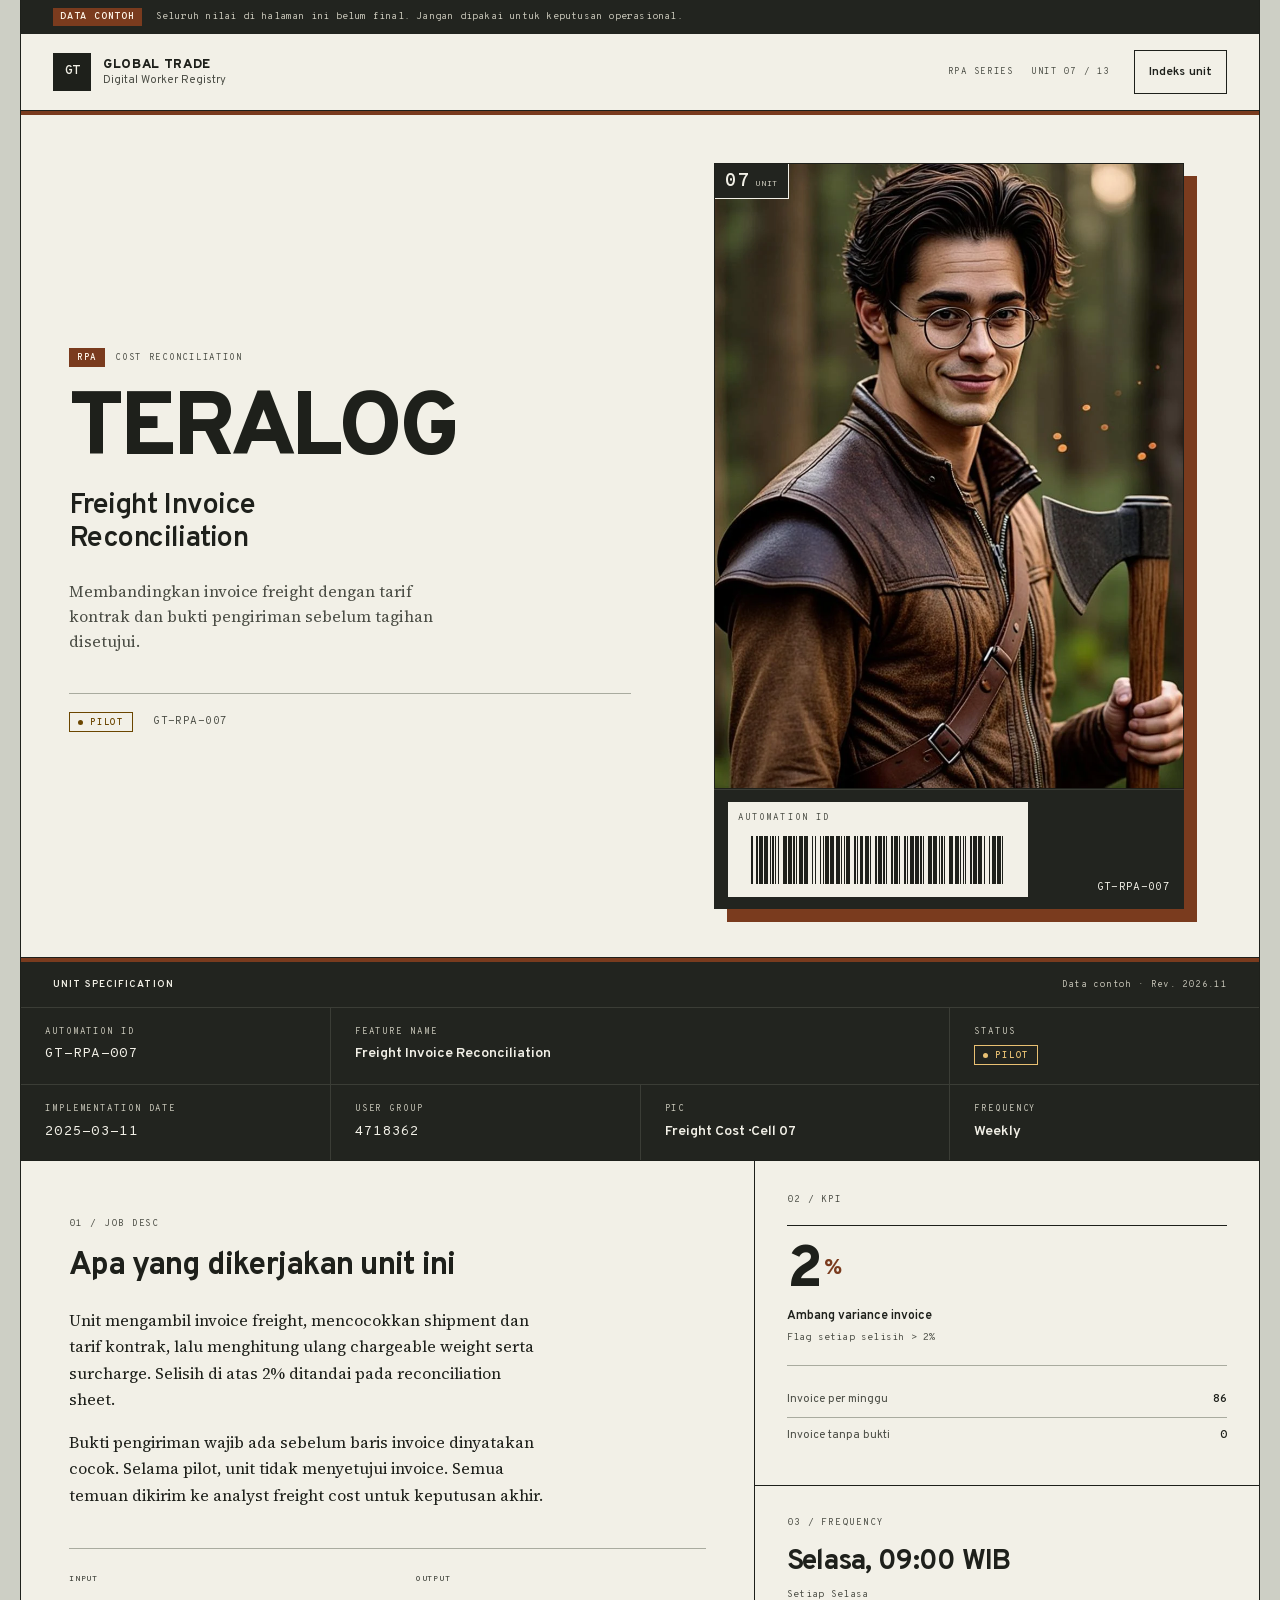
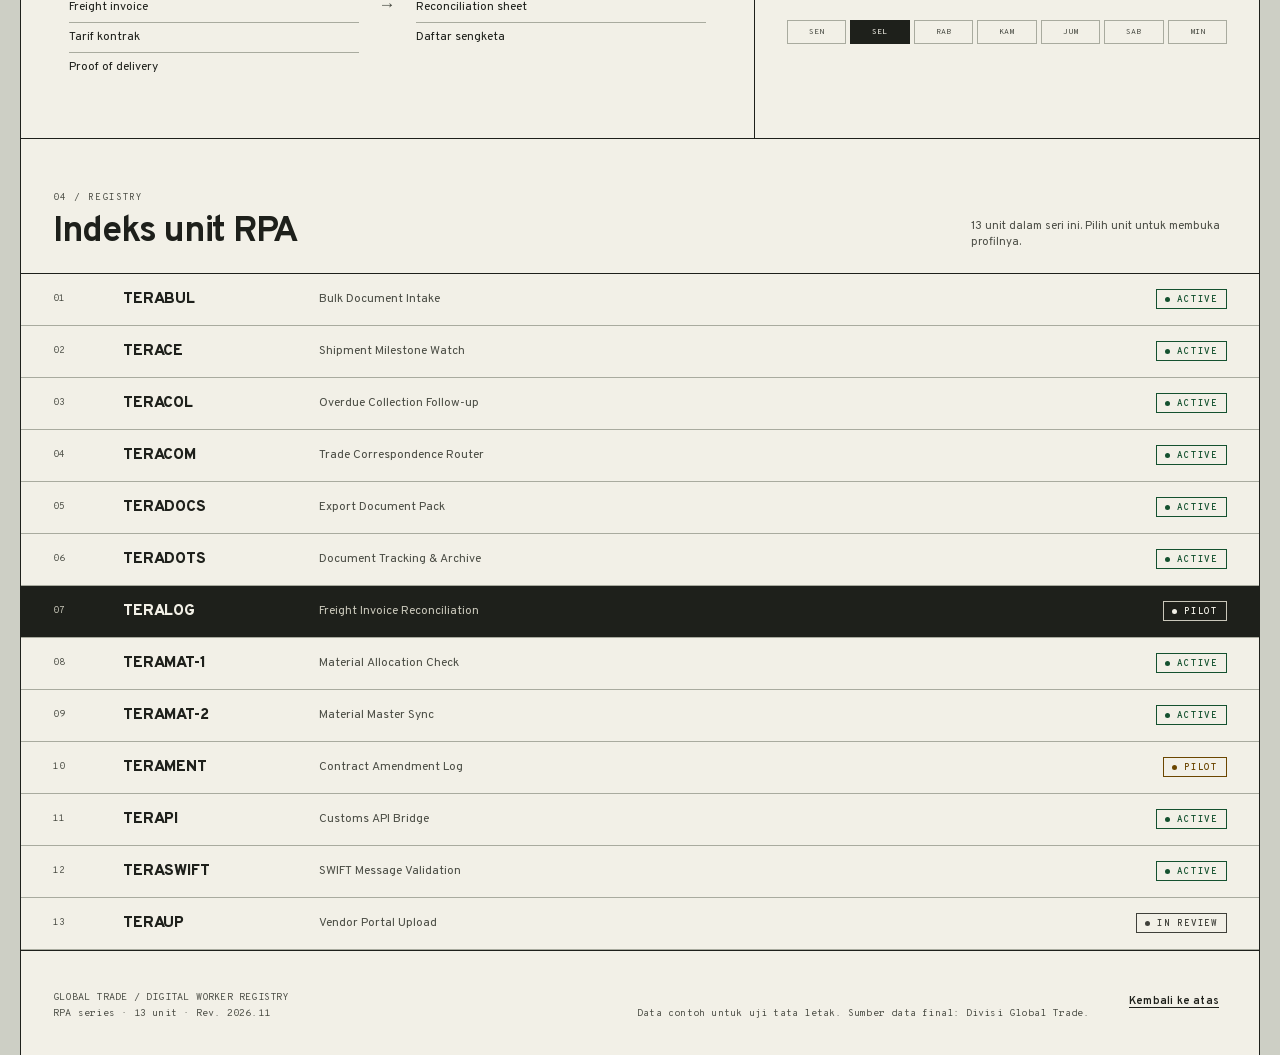
<file: TERALOG.html>
<!doctype html>
<html lang="id">
<head>
  <meta charset="utf-8">
  <meta name="viewport" content="width=device-width, initial-scale=1">
  <meta name="color-scheme" content="light">
  <title>TERALOG · Freight Invoice Reconciliation · RPA Global Trade</title>
  <meta name="description" content="TERALOG, digital worker RPA Global Trade untuk Freight Invoice Reconciliation. Automation ID GT-RPA-007. Profil unit, job desc, KPI, frekuensi, dan PIC. Halaman data contoh.">
  <meta property="og:type" content="website">
  <meta property="og:locale" content="id_ID">
  <meta property="og:title" content="TERALOG · Freight Invoice Reconciliation · RPA Global Trade">
  <meta property="og:description" content="TERALOG, digital worker RPA Global Trade untuk Freight Invoice Reconciliation. Automation ID GT-RPA-007. Profil unit, job desc, KPI, frekuensi, dan PIC. Halaman data contoh.">
  <link rel="preload" href="./assets/fonts/overpass-var.woff2" as="font" type="font/woff2" crossorigin>
  <link rel="preload" href="./assets/characters/teralog.webp" as="image" type="image/webp" fetchpriority="high">
  <link rel="stylesheet" href="./assets/registry.css">
</head>
<body style="--accent: #7A3B1E;">
  <a class="skip-link" href="#main">Lewati ke konten</a>

  <div class="registry" id="top">
    <div class="draft-strip" role="note">
      <span class="draft-label">DATA CONTOH</span>
      <span>Seluruh nilai di halaman ini belum final. Jangan dipakai untuk keputusan operasional.</span>
    </div>

    <header class="masthead">
      <a class="brand" href="#top">
        <span class="brand-mark">GT</span>
        <span class="brand-text">
          <span class="brand-line">GLOBAL TRADE</span>
          <span class="brand-sub">Digital Worker Registry</span>
        </span>
      </a>
      <p class="mast-meta"><span>RPA series</span><span>Unit 07 / 13</span></p>
      <a class="index-link" href="./">Indeks unit</a>
    </header>
    <div class="accent-bar" aria-hidden="true"></div>

    <main id="main" tabindex="-1">
      <section class="hero" aria-labelledby="unit-name">
        <div class="hero-copy">
          <p class="kicker"><span class="kicker-tag">RPA</span><span>Cost reconciliation</span></p>
          <h1 id="unit-name">TERALOG</h1>
          <p class="feature">Freight Invoice Reconciliation</p>
          <p class="hero-note">Membandingkan invoice freight dengan tarif kontrak dan bukti pengiriman sebelum tagihan disetujui.</p>
          <div class="hero-foot">
            <p class="hero-state"><span class="sr-only">Status unit: </span><span class="status status--pilot"><span class="status-dot" aria-hidden="true"></span>PILOT</span></p>
            <span class="hero-id">GT-RPA-007</span>
          </div>
        </div>

        <figure class="portrait">
          <div class="portrait-inner">
            <div class="portrait-frame">
              <img src="./assets/characters/teralog.webp" width="864" height="1152" alt="Potret karakter TERALOG, digital worker RPA Global Trade." fetchpriority="high">
              <span class="unit-stamp" aria-hidden="true"><span class="stamp-no">07</span><span class="stamp-label">UNIT</span></span>
            </div>
            <figcaption class="portrait-caption">
              <div class="barcode-block">
                <span class="barcode-label">AUTOMATION ID</span>
                <svg class="barcode" viewBox="0 0 212 44" width="212" height="44" preserveAspectRatio="xMidYMid meet" aria-hidden="true" focusable="false" shape-rendering="crispEdges"><rect x="10" y="4" width="1" height="36"/><rect x="14" y="4" width="1" height="36"/><rect x="16" y="4" width="3" height="36"/><rect x="20" y="4" width="3" height="36"/><rect x="24" y="4" width="1" height="36"/><rect x="26" y="4" width="1" height="36"/><rect x="28" y="4" width="1" height="36"/><rect x="30" y="4" width="1" height="36"/><rect x="34" y="4" width="3" height="36"/><rect x="38" y="4" width="3" height="36"/><rect x="42" y="4" width="1" height="36"/><rect x="44" y="4" width="1" height="36"/><rect x="46" y="4" width="3" height="36"/><rect x="50" y="4" width="3" height="36"/><rect x="56" y="4" width="1" height="36"/><rect x="58" y="4" width="1" height="36"/><rect x="62" y="4" width="1" height="36"/><rect x="64" y="4" width="1" height="36"/><rect x="66" y="4" width="3" height="36"/><rect x="70" y="4" width="3" height="36"/><rect x="74" y="4" width="3" height="36"/><rect x="78" y="4" width="1" height="36"/><rect x="80" y="4" width="1" height="36"/><rect x="82" y="4" width="3" height="36"/><rect x="88" y="4" width="1" height="36"/><rect x="90" y="4" width="1" height="36"/><rect x="92" y="4" width="3" height="36"/><rect x="96" y="4" width="3" height="36"/><rect x="100" y="4" width="1" height="36"/><rect x="104" y="4" width="1" height="36"/><rect x="106" y="4" width="3" height="36"/><rect x="110" y="4" width="1" height="36"/><rect x="112" y="4" width="1" height="36"/><rect x="116" y="4" width="1" height="36"/><rect x="118" y="4" width="3" height="36"/><rect x="122" y="4" width="1" height="36"/><rect x="126" y="4" width="1" height="36"/><rect x="128" y="4" width="1" height="36"/><rect x="130" y="4" width="3" height="36"/><rect x="134" y="4" width="3" height="36"/><rect x="138" y="4" width="1" height="36"/><rect x="140" y="4" width="1" height="36"/><rect x="144" y="4" width="3" height="36"/><rect x="148" y="4" width="3" height="36"/><rect x="152" y="4" width="1" height="36"/><rect x="154" y="4" width="1" height="36"/><rect x="156" y="4" width="1" height="36"/><rect x="160" y="4" width="3" height="36"/><rect x="164" y="4" width="3" height="36"/><rect x="168" y="4" width="1" height="36"/><rect x="170" y="4" width="1" height="36"/><rect x="172" y="4" width="1" height="36"/><rect x="176" y="4" width="1" height="36"/><rect x="178" y="4" width="3" height="36"/><rect x="182" y="4" width="3" height="36"/><rect x="186" y="4" width="1" height="36"/><rect x="190" y="4" width="1" height="36"/><rect x="192" y="4" width="3" height="36"/><rect x="196" y="4" width="3" height="36"/><rect x="200" y="4" width="1" height="36"/></svg>
              </div>
              <span class="barcode-id">GT-RPA-007</span>
            </figcaption>
          </div>
        </figure>
      </section>

      <section class="spec" aria-labelledby="spec-title">
        <div class="spec-head">
          <h2 id="spec-title">Unit specification</h2>
          <span>Data contoh · Rev. 2026.11</span>
        </div>
        <dl class="spec-grid">
          <div class="spec-item">
            <dt>Automation ID</dt>
            <dd class="mono">GT-RPA-007</dd>
          </div>
          <div class="spec-item spec-feature">
            <dt>Feature Name</dt>
            <dd>Freight Invoice Reconciliation</dd>
          </div>
          <div class="spec-item">
            <dt>Status</dt>
            <dd><span class="status status--pilot"><span class="status-dot" aria-hidden="true"></span>PILOT</span></dd>
          </div>
          <div class="spec-item">
            <dt>Implementation Date</dt>
            <dd class="mono"><time datetime="2025-03-11">2025-03-11</time></dd>
          </div>
          <div class="spec-item">
            <dt>User Group</dt>
            <dd class="mono">4718362</dd>
          </div>
          <div class="spec-item">
            <dt>PIC</dt>
            <dd>Freight Cost · Cell 07</dd>
          </div>
          <div class="spec-item">
            <dt>Frequency</dt>
            <dd>Weekly</dd>
          </div>
        </dl>
      </section>

      <section class="record" aria-labelledby="record-title">
        <div class="record-main">
          <p class="section-no">01 / Job desc</p>
          <h2 id="record-title">Apa yang dikerjakan unit ini</h2>
          <div class="prose">
            <p>Unit mengambil invoice freight, mencocokkan shipment dan tarif kontrak, lalu menghitung ulang chargeable weight serta surcharge. Selisih di atas 2% ditandai pada reconciliation sheet.</p>
            <p>Bukti pengiriman wajib ada sebelum baris invoice dinyatakan cocok. Selama pilot, unit tidak menyetujui invoice. Semua temuan dikirim ke analyst freight cost untuk keputusan akhir.</p>
          </div>
          <div class="handover">
            <div>
              <h3>INPUT</h3>
              <ul><li>Freight invoice</li><li>Tarif kontrak</li><li>Proof of delivery</li></ul>
            </div>
            <div class="handover-arrow" aria-hidden="true">→</div>
            <div>
              <h3>OUTPUT</h3>
              <ul><li>Reconciliation sheet</li><li>Daftar sengketa</li></ul>
            </div>
          </div>
        </div>

        <aside class="record-side">
          <section class="kpi-block" aria-labelledby="kpi-title">
            <h2 class="section-no" id="kpi-title">02 / KPI</h2>
            <div class="kpi-primary">
              <span class="kpi-value">2<span class="kpi-unit">%</span></span>
              <span class="kpi-label">Ambang variance invoice</span>
              <span class="kpi-target">Flag setiap selisih &gt; 2%</span>
            </div>
            <dl class="kpi-list">
              <div><dt>Invoice per minggu</dt><dd>86</dd></div>
              <div><dt>Invoice tanpa bukti</dt><dd>0</dd></div>
            </dl>
          </section>

          <section class="freq-block" aria-labelledby="freq-title">
            <h2 class="section-no" id="freq-title">03 / Frequency</h2>
            <p class="freq-time">Selasa, 09:00 WIB</p>
            <p class="freq-days">Setiap Selasa</p>
            <ul class="week" aria-hidden="true"><li class="">SEN</li><li class="is-on">SEL</li><li class="">RAB</li><li class="">KAM</li><li class="">JUM</li><li class="">SAB</li><li class="">MIN</li></ul>
          </section>
        </aside>
      </section>

      <section class="unit-index" id="unit-index" aria-labelledby="index-title">
        <div class="index-head">
          <div>
            <p class="section-no">04 / Registry</p>
            <h2 id="index-title">Indeks unit RPA</h2>
          </div>
          <p>13 unit dalam seri ini. Pilih unit untuk membuka profilnya.</p>
        </div>
        <ol class="index-list">
          <li>
            <a class="index-row" href="./TERABUL.html">
              <span class="idx-no">01</span>
              <span class="idx-name">TERABUL</span>
              <span class="idx-feature">Bulk Document Intake</span>
              <span class="status status--active"><span class="status-dot" aria-hidden="true"></span>ACTIVE</span>
            </a>
          </li>
          <li>
            <a class="index-row" href="./TERACE.html">
              <span class="idx-no">02</span>
              <span class="idx-name">TERACE</span>
              <span class="idx-feature">Shipment Milestone Watch</span>
              <span class="status status--active"><span class="status-dot" aria-hidden="true"></span>ACTIVE</span>
            </a>
          </li>
          <li>
            <a class="index-row" href="./TERACOL.html">
              <span class="idx-no">03</span>
              <span class="idx-name">TERACOL</span>
              <span class="idx-feature">Overdue Collection Follow-up</span>
              <span class="status status--active"><span class="status-dot" aria-hidden="true"></span>ACTIVE</span>
            </a>
          </li>
          <li>
            <a class="index-row" href="./TERACOM.html">
              <span class="idx-no">04</span>
              <span class="idx-name">TERACOM</span>
              <span class="idx-feature">Trade Correspondence Router</span>
              <span class="status status--active"><span class="status-dot" aria-hidden="true"></span>ACTIVE</span>
            </a>
          </li>
          <li>
            <a class="index-row" href="./TERADOCS.html">
              <span class="idx-no">05</span>
              <span class="idx-name">TERADOCS</span>
              <span class="idx-feature">Export Document Pack</span>
              <span class="status status--active"><span class="status-dot" aria-hidden="true"></span>ACTIVE</span>
            </a>
          </li>
          <li>
            <a class="index-row" href="./TERADOTS.html">
              <span class="idx-no">06</span>
              <span class="idx-name">TERADOTS</span>
              <span class="idx-feature">Document Tracking &amp; Archive</span>
              <span class="status status--active"><span class="status-dot" aria-hidden="true"></span>ACTIVE</span>
            </a>
          </li>
          <li>
            <a class="index-row" href="./TERALOG.html" aria-current="page">
              <span class="idx-no">07</span>
              <span class="idx-name">TERALOG</span>
              <span class="idx-feature">Freight Invoice Reconciliation</span>
              <span class="status status--pilot"><span class="status-dot" aria-hidden="true"></span>PILOT</span>
            </a>
          </li>
          <li>
            <a class="index-row" href="./TERAMAT-1.html">
              <span class="idx-no">08</span>
              <span class="idx-name">TERAMAT-1</span>
              <span class="idx-feature">Material Allocation Check</span>
              <span class="status status--active"><span class="status-dot" aria-hidden="true"></span>ACTIVE</span>
            </a>
          </li>
          <li>
            <a class="index-row" href="./TERAMAT-2.html">
              <span class="idx-no">09</span>
              <span class="idx-name">TERAMAT-2</span>
              <span class="idx-feature">Material Master Sync</span>
              <span class="status status--active"><span class="status-dot" aria-hidden="true"></span>ACTIVE</span>
            </a>
          </li>
          <li>
            <a class="index-row" href="./TERAMENT.html">
              <span class="idx-no">10</span>
              <span class="idx-name">TERAMENT</span>
              <span class="idx-feature">Contract Amendment Log</span>
              <span class="status status--pilot"><span class="status-dot" aria-hidden="true"></span>PILOT</span>
            </a>
          </li>
          <li>
            <a class="index-row" href="./TERAPI.html">
              <span class="idx-no">11</span>
              <span class="idx-name">TERAPI</span>
              <span class="idx-feature">Customs API Bridge</span>
              <span class="status status--active"><span class="status-dot" aria-hidden="true"></span>ACTIVE</span>
            </a>
          </li>
          <li>
            <a class="index-row" href="./TERASWIFT.html">
              <span class="idx-no">12</span>
              <span class="idx-name">TERASWIFT</span>
              <span class="idx-feature">SWIFT Message Validation</span>
              <span class="status status--active"><span class="status-dot" aria-hidden="true"></span>ACTIVE</span>
            </a>
          </li>
          <li>
            <a class="index-row" href="./TERAUP.html">
              <span class="idx-no">13</span>
              <span class="idx-name">TERAUP</span>
              <span class="idx-feature">Vendor Portal Upload</span>
              <span class="status status--in-review"><span class="status-dot" aria-hidden="true"></span>IN REVIEW</span>
            </a>
          </li>
        </ol>
      </section>
    </main>

    <footer class="footer">
      <p>GLOBAL TRADE / DIGITAL WORKER REGISTRY<br>RPA series · 13 unit · Rev. 2026.11</p>
      <p>Data contoh untuk uji tata letak. Sumber data final: Divisi Global Trade.</p>
      <a href="#top">Kembali ke atas</a>
    </footer>
  </div>
</body>
</html>
</file>
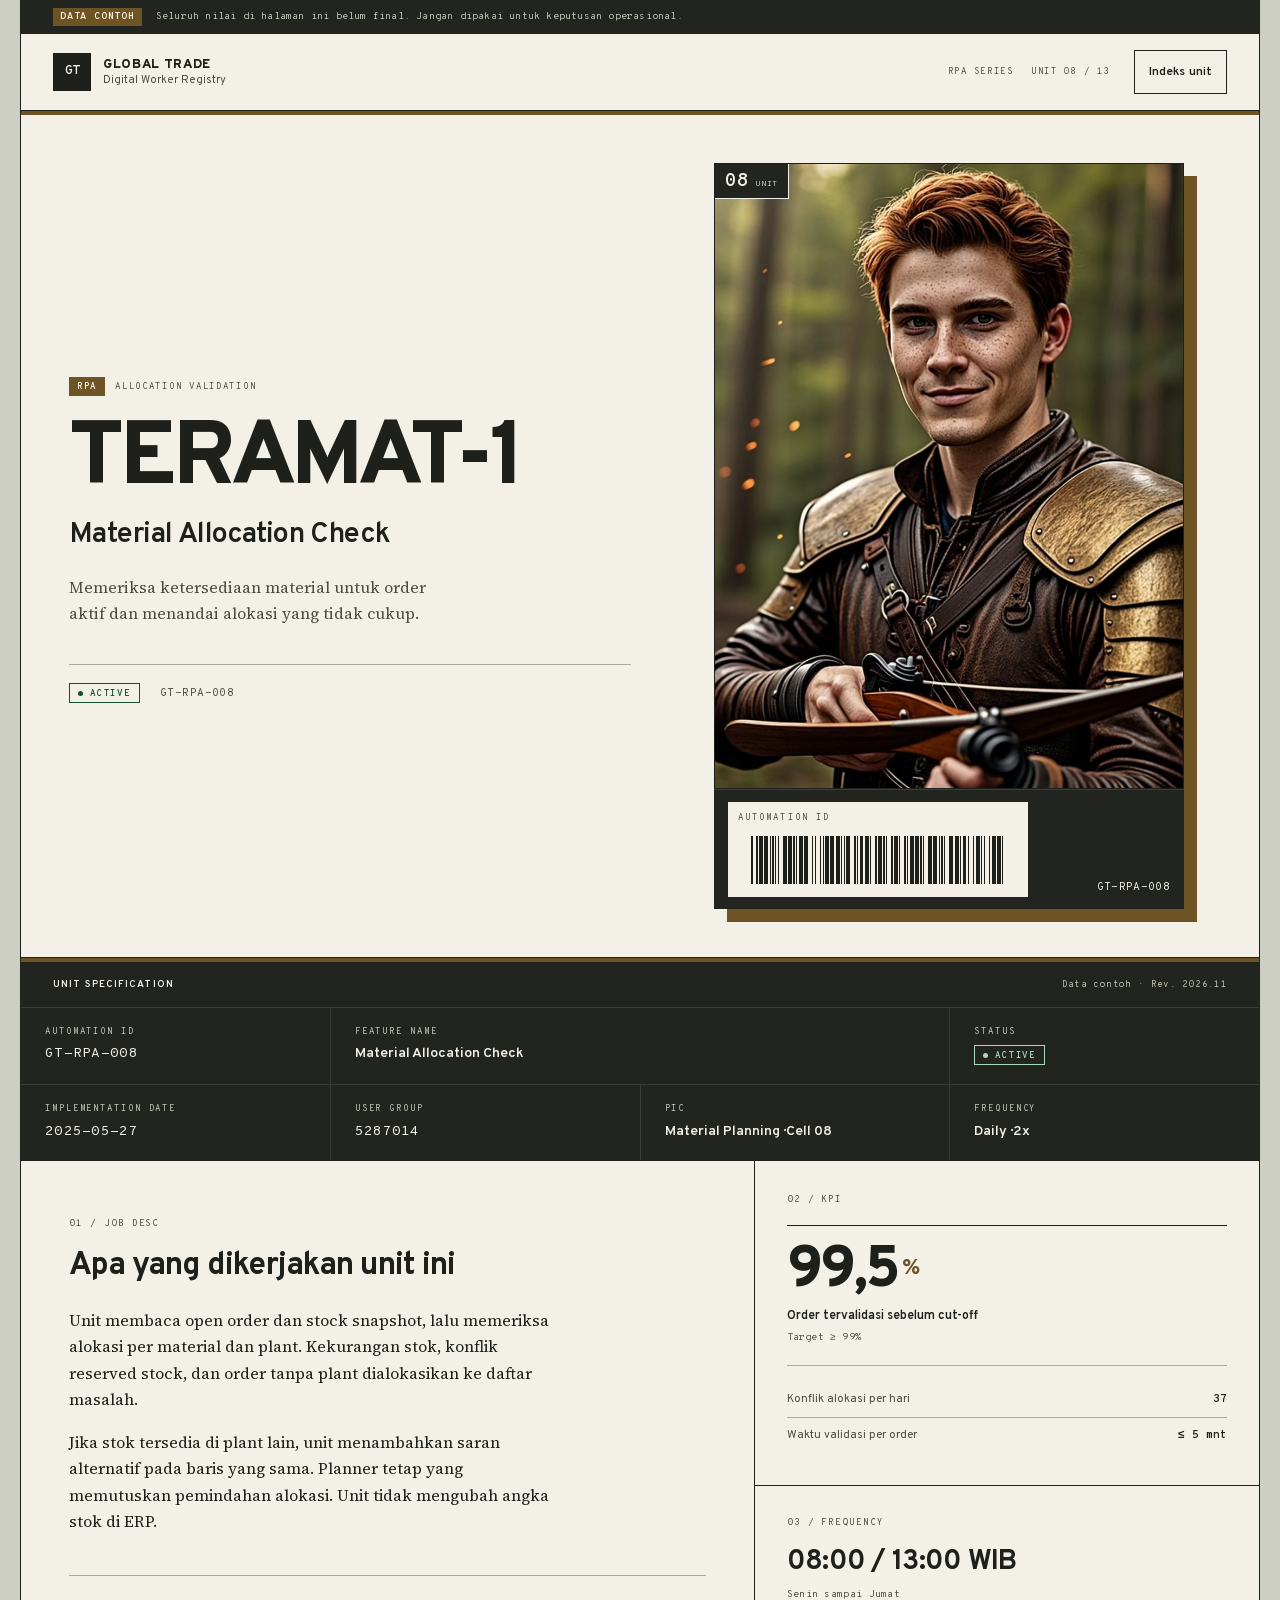
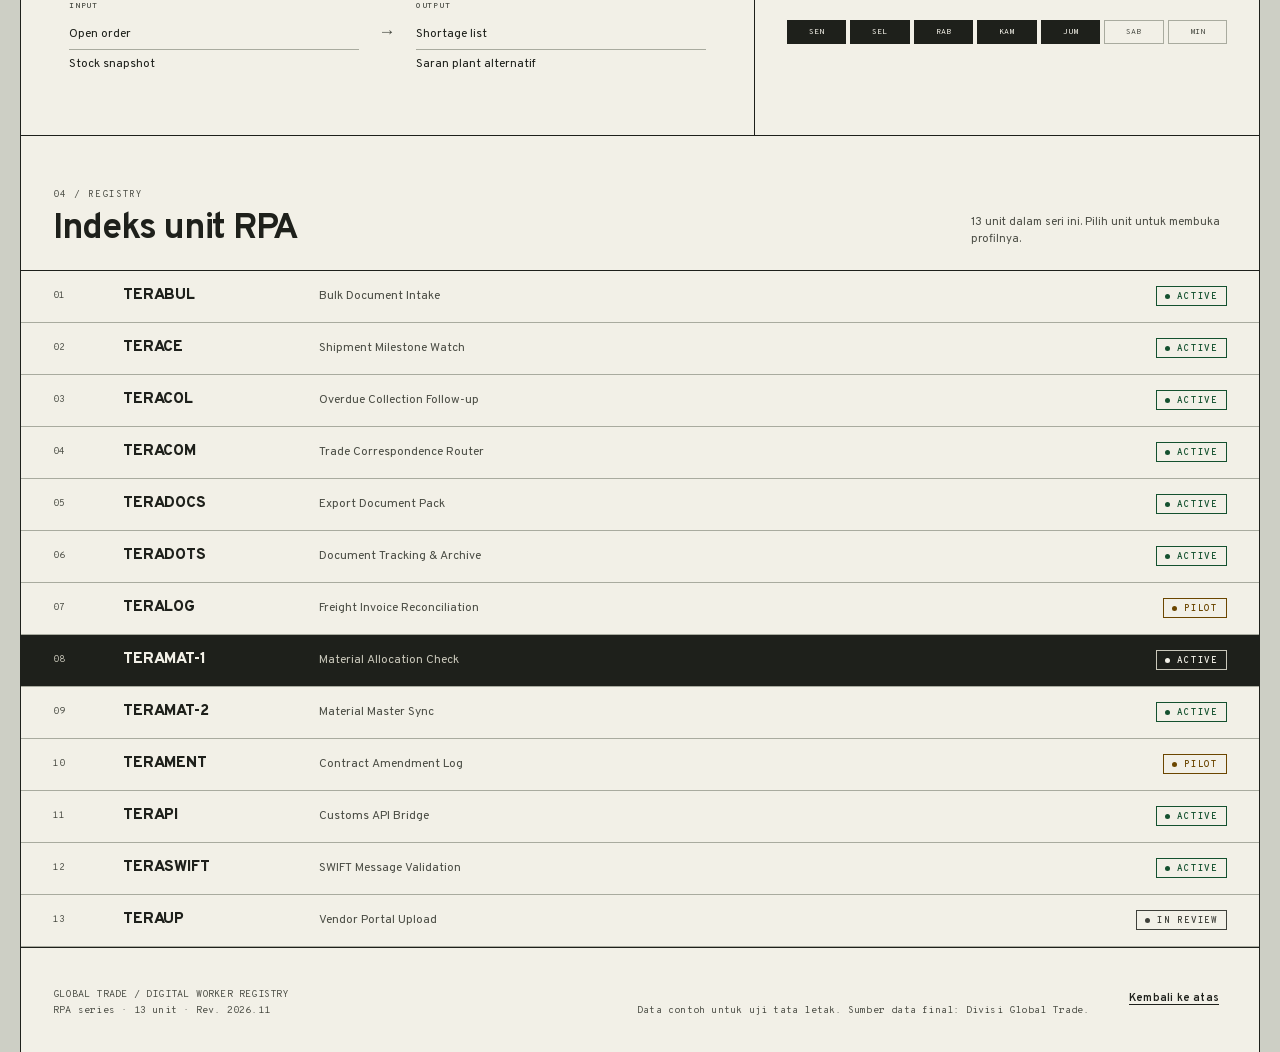
<file: TERAMAT-1.html>
<!doctype html>
<html lang="id">
<head>
  <meta charset="utf-8">
  <meta name="viewport" content="width=device-width, initial-scale=1">
  <meta name="color-scheme" content="light">
  <title>TERAMAT-1 · Material Allocation Check · RPA Global Trade</title>
  <meta name="description" content="TERAMAT-1, digital worker RPA Global Trade untuk Material Allocation Check. Automation ID GT-RPA-008. Profil unit, job desc, KPI, frekuensi, dan PIC. Halaman data contoh.">
  <meta property="og:type" content="website">
  <meta property="og:locale" content="id_ID">
  <meta property="og:title" content="TERAMAT-1 · Material Allocation Check · RPA Global Trade">
  <meta property="og:description" content="TERAMAT-1, digital worker RPA Global Trade untuk Material Allocation Check. Automation ID GT-RPA-008. Profil unit, job desc, KPI, frekuensi, dan PIC. Halaman data contoh.">
  <link rel="preload" href="./assets/fonts/overpass-var.woff2" as="font" type="font/woff2" crossorigin>
  <link rel="preload" href="./assets/characters/teramat-1.webp" as="image" type="image/webp" fetchpriority="high">
  <link rel="stylesheet" href="./assets/registry.css">
</head>
<body style="--accent: #6E5324;">
  <a class="skip-link" href="#main">Lewati ke konten</a>

  <div class="registry" id="top">
    <div class="draft-strip" role="note">
      <span class="draft-label">DATA CONTOH</span>
      <span>Seluruh nilai di halaman ini belum final. Jangan dipakai untuk keputusan operasional.</span>
    </div>

    <header class="masthead">
      <a class="brand" href="#top">
        <span class="brand-mark">GT</span>
        <span class="brand-text">
          <span class="brand-line">GLOBAL TRADE</span>
          <span class="brand-sub">Digital Worker Registry</span>
        </span>
      </a>
      <p class="mast-meta"><span>RPA series</span><span>Unit 08 / 13</span></p>
      <a class="index-link" href="./">Indeks unit</a>
    </header>
    <div class="accent-bar" aria-hidden="true"></div>

    <main id="main" tabindex="-1">
      <section class="hero" aria-labelledby="unit-name">
        <div class="hero-copy">
          <p class="kicker"><span class="kicker-tag">RPA</span><span>Allocation validation</span></p>
          <h1 id="unit-name">TERAMAT-1</h1>
          <p class="feature">Material Allocation Check</p>
          <p class="hero-note">Memeriksa ketersediaan material untuk order aktif dan menandai alokasi yang tidak cukup.</p>
          <div class="hero-foot">
            <p class="hero-state"><span class="sr-only">Status unit: </span><span class="status status--active"><span class="status-dot" aria-hidden="true"></span>ACTIVE</span></p>
            <span class="hero-id">GT-RPA-008</span>
          </div>
        </div>

        <figure class="portrait">
          <div class="portrait-inner">
            <div class="portrait-frame">
              <img src="./assets/characters/teramat-1.webp" width="864" height="1152" alt="Potret karakter TERAMAT-1, digital worker RPA Global Trade." fetchpriority="high">
              <span class="unit-stamp" aria-hidden="true"><span class="stamp-no">08</span><span class="stamp-label">UNIT</span></span>
            </div>
            <figcaption class="portrait-caption">
              <div class="barcode-block">
                <span class="barcode-label">AUTOMATION ID</span>
                <svg class="barcode" viewBox="0 0 212 44" width="212" height="44" preserveAspectRatio="xMidYMid meet" aria-hidden="true" focusable="false" shape-rendering="crispEdges"><rect x="10" y="4" width="1" height="36"/><rect x="14" y="4" width="1" height="36"/><rect x="16" y="4" width="3" height="36"/><rect x="20" y="4" width="3" height="36"/><rect x="24" y="4" width="1" height="36"/><rect x="26" y="4" width="1" height="36"/><rect x="28" y="4" width="1" height="36"/><rect x="30" y="4" width="1" height="36"/><rect x="34" y="4" width="3" height="36"/><rect x="38" y="4" width="3" height="36"/><rect x="42" y="4" width="1" height="36"/><rect x="44" y="4" width="1" height="36"/><rect x="46" y="4" width="3" height="36"/><rect x="50" y="4" width="3" height="36"/><rect x="56" y="4" width="1" height="36"/><rect x="58" y="4" width="1" height="36"/><rect x="62" y="4" width="1" height="36"/><rect x="64" y="4" width="1" height="36"/><rect x="66" y="4" width="3" height="36"/><rect x="70" y="4" width="3" height="36"/><rect x="74" y="4" width="3" height="36"/><rect x="78" y="4" width="1" height="36"/><rect x="80" y="4" width="1" height="36"/><rect x="82" y="4" width="3" height="36"/><rect x="88" y="4" width="1" height="36"/><rect x="90" y="4" width="1" height="36"/><rect x="92" y="4" width="3" height="36"/><rect x="96" y="4" width="3" height="36"/><rect x="100" y="4" width="1" height="36"/><rect x="104" y="4" width="1" height="36"/><rect x="106" y="4" width="3" height="36"/><rect x="110" y="4" width="1" height="36"/><rect x="112" y="4" width="1" height="36"/><rect x="116" y="4" width="1" height="36"/><rect x="118" y="4" width="3" height="36"/><rect x="122" y="4" width="1" height="36"/><rect x="126" y="4" width="1" height="36"/><rect x="128" y="4" width="1" height="36"/><rect x="130" y="4" width="3" height="36"/><rect x="134" y="4" width="3" height="36"/><rect x="138" y="4" width="1" height="36"/><rect x="140" y="4" width="1" height="36"/><rect x="144" y="4" width="3" height="36"/><rect x="148" y="4" width="3" height="36"/><rect x="152" y="4" width="1" height="36"/><rect x="154" y="4" width="1" height="36"/><rect x="156" y="4" width="1" height="36"/><rect x="160" y="4" width="3" height="36"/><rect x="164" y="4" width="3" height="36"/><rect x="168" y="4" width="1" height="36"/><rect x="170" y="4" width="3" height="36"/><rect x="174" y="4" width="1" height="36"/><rect x="178" y="4" width="1" height="36"/><rect x="180" y="4" width="3" height="36"/><rect x="184" y="4" width="1" height="36"/><rect x="186" y="4" width="1" height="36"/><rect x="190" y="4" width="1" height="36"/><rect x="192" y="4" width="3" height="36"/><rect x="196" y="4" width="3" height="36"/><rect x="200" y="4" width="1" height="36"/></svg>
              </div>
              <span class="barcode-id">GT-RPA-008</span>
            </figcaption>
          </div>
        </figure>
      </section>

      <section class="spec" aria-labelledby="spec-title">
        <div class="spec-head">
          <h2 id="spec-title">Unit specification</h2>
          <span>Data contoh · Rev. 2026.11</span>
        </div>
        <dl class="spec-grid">
          <div class="spec-item">
            <dt>Automation ID</dt>
            <dd class="mono">GT-RPA-008</dd>
          </div>
          <div class="spec-item spec-feature">
            <dt>Feature Name</dt>
            <dd>Material Allocation Check</dd>
          </div>
          <div class="spec-item">
            <dt>Status</dt>
            <dd><span class="status status--active"><span class="status-dot" aria-hidden="true"></span>ACTIVE</span></dd>
          </div>
          <div class="spec-item">
            <dt>Implementation Date</dt>
            <dd class="mono"><time datetime="2025-05-27">2025-05-27</time></dd>
          </div>
          <div class="spec-item">
            <dt>User Group</dt>
            <dd class="mono">5287014</dd>
          </div>
          <div class="spec-item">
            <dt>PIC</dt>
            <dd>Material Planning · Cell 08</dd>
          </div>
          <div class="spec-item">
            <dt>Frequency</dt>
            <dd>Daily · 2x</dd>
          </div>
        </dl>
      </section>

      <section class="record" aria-labelledby="record-title">
        <div class="record-main">
          <p class="section-no">01 / Job desc</p>
          <h2 id="record-title">Apa yang dikerjakan unit ini</h2>
          <div class="prose">
            <p>Unit membaca open order dan stock snapshot, lalu memeriksa alokasi per material dan plant. Kekurangan stok, konflik reserved stock, dan order tanpa plant dialokasikan ke daftar masalah.</p>
            <p>Jika stok tersedia di plant lain, unit menambahkan saran alternatif pada baris yang sama. Planner tetap yang memutuskan pemindahan alokasi. Unit tidak mengubah angka stok di ERP.</p>
          </div>
          <div class="handover">
            <div>
              <h3>INPUT</h3>
              <ul><li>Open order</li><li>Stock snapshot</li></ul>
            </div>
            <div class="handover-arrow" aria-hidden="true">→</div>
            <div>
              <h3>OUTPUT</h3>
              <ul><li>Shortage list</li><li>Saran plant alternatif</li></ul>
            </div>
          </div>
        </div>

        <aside class="record-side">
          <section class="kpi-block" aria-labelledby="kpi-title">
            <h2 class="section-no" id="kpi-title">02 / KPI</h2>
            <div class="kpi-primary">
              <span class="kpi-value">99,5<span class="kpi-unit">%</span></span>
              <span class="kpi-label">Order tervalidasi sebelum cut-off</span>
              <span class="kpi-target">Target ≥ 99%</span>
            </div>
            <dl class="kpi-list">
              <div><dt>Konflik alokasi per hari</dt><dd>37</dd></div>
              <div><dt>Waktu validasi per order</dt><dd>≤ 5 mnt</dd></div>
            </dl>
          </section>

          <section class="freq-block" aria-labelledby="freq-title">
            <h2 class="section-no" id="freq-title">03 / Frequency</h2>
            <p class="freq-time">08:00 / 13:00 WIB</p>
            <p class="freq-days">Senin sampai Jumat</p>
            <ul class="week" aria-hidden="true"><li class="is-on">SEN</li><li class="is-on">SEL</li><li class="is-on">RAB</li><li class="is-on">KAM</li><li class="is-on">JUM</li><li class="">SAB</li><li class="">MIN</li></ul>
          </section>
        </aside>
      </section>

      <section class="unit-index" id="unit-index" aria-labelledby="index-title">
        <div class="index-head">
          <div>
            <p class="section-no">04 / Registry</p>
            <h2 id="index-title">Indeks unit RPA</h2>
          </div>
          <p>13 unit dalam seri ini. Pilih unit untuk membuka profilnya.</p>
        </div>
        <ol class="index-list">
          <li>
            <a class="index-row" href="./TERABUL.html">
              <span class="idx-no">01</span>
              <span class="idx-name">TERABUL</span>
              <span class="idx-feature">Bulk Document Intake</span>
              <span class="status status--active"><span class="status-dot" aria-hidden="true"></span>ACTIVE</span>
            </a>
          </li>
          <li>
            <a class="index-row" href="./TERACE.html">
              <span class="idx-no">02</span>
              <span class="idx-name">TERACE</span>
              <span class="idx-feature">Shipment Milestone Watch</span>
              <span class="status status--active"><span class="status-dot" aria-hidden="true"></span>ACTIVE</span>
            </a>
          </li>
          <li>
            <a class="index-row" href="./TERACOL.html">
              <span class="idx-no">03</span>
              <span class="idx-name">TERACOL</span>
              <span class="idx-feature">Overdue Collection Follow-up</span>
              <span class="status status--active"><span class="status-dot" aria-hidden="true"></span>ACTIVE</span>
            </a>
          </li>
          <li>
            <a class="index-row" href="./TERACOM.html">
              <span class="idx-no">04</span>
              <span class="idx-name">TERACOM</span>
              <span class="idx-feature">Trade Correspondence Router</span>
              <span class="status status--active"><span class="status-dot" aria-hidden="true"></span>ACTIVE</span>
            </a>
          </li>
          <li>
            <a class="index-row" href="./TERADOCS.html">
              <span class="idx-no">05</span>
              <span class="idx-name">TERADOCS</span>
              <span class="idx-feature">Export Document Pack</span>
              <span class="status status--active"><span class="status-dot" aria-hidden="true"></span>ACTIVE</span>
            </a>
          </li>
          <li>
            <a class="index-row" href="./TERADOTS.html">
              <span class="idx-no">06</span>
              <span class="idx-name">TERADOTS</span>
              <span class="idx-feature">Document Tracking &amp; Archive</span>
              <span class="status status--active"><span class="status-dot" aria-hidden="true"></span>ACTIVE</span>
            </a>
          </li>
          <li>
            <a class="index-row" href="./TERALOG.html">
              <span class="idx-no">07</span>
              <span class="idx-name">TERALOG</span>
              <span class="idx-feature">Freight Invoice Reconciliation</span>
              <span class="status status--pilot"><span class="status-dot" aria-hidden="true"></span>PILOT</span>
            </a>
          </li>
          <li>
            <a class="index-row" href="./TERAMAT-1.html" aria-current="page">
              <span class="idx-no">08</span>
              <span class="idx-name">TERAMAT-1</span>
              <span class="idx-feature">Material Allocation Check</span>
              <span class="status status--active"><span class="status-dot" aria-hidden="true"></span>ACTIVE</span>
            </a>
          </li>
          <li>
            <a class="index-row" href="./TERAMAT-2.html">
              <span class="idx-no">09</span>
              <span class="idx-name">TERAMAT-2</span>
              <span class="idx-feature">Material Master Sync</span>
              <span class="status status--active"><span class="status-dot" aria-hidden="true"></span>ACTIVE</span>
            </a>
          </li>
          <li>
            <a class="index-row" href="./TERAMENT.html">
              <span class="idx-no">10</span>
              <span class="idx-name">TERAMENT</span>
              <span class="idx-feature">Contract Amendment Log</span>
              <span class="status status--pilot"><span class="status-dot" aria-hidden="true"></span>PILOT</span>
            </a>
          </li>
          <li>
            <a class="index-row" href="./TERAPI.html">
              <span class="idx-no">11</span>
              <span class="idx-name">TERAPI</span>
              <span class="idx-feature">Customs API Bridge</span>
              <span class="status status--active"><span class="status-dot" aria-hidden="true"></span>ACTIVE</span>
            </a>
          </li>
          <li>
            <a class="index-row" href="./TERASWIFT.html">
              <span class="idx-no">12</span>
              <span class="idx-name">TERASWIFT</span>
              <span class="idx-feature">SWIFT Message Validation</span>
              <span class="status status--active"><span class="status-dot" aria-hidden="true"></span>ACTIVE</span>
            </a>
          </li>
          <li>
            <a class="index-row" href="./TERAUP.html">
              <span class="idx-no">13</span>
              <span class="idx-name">TERAUP</span>
              <span class="idx-feature">Vendor Portal Upload</span>
              <span class="status status--in-review"><span class="status-dot" aria-hidden="true"></span>IN REVIEW</span>
            </a>
          </li>
        </ol>
      </section>
    </main>

    <footer class="footer">
      <p>GLOBAL TRADE / DIGITAL WORKER REGISTRY<br>RPA series · 13 unit · Rev. 2026.11</p>
      <p>Data contoh untuk uji tata letak. Sumber data final: Divisi Global Trade.</p>
      <a href="#top">Kembali ke atas</a>
    </footer>
  </div>
</body>
</html>
</file>
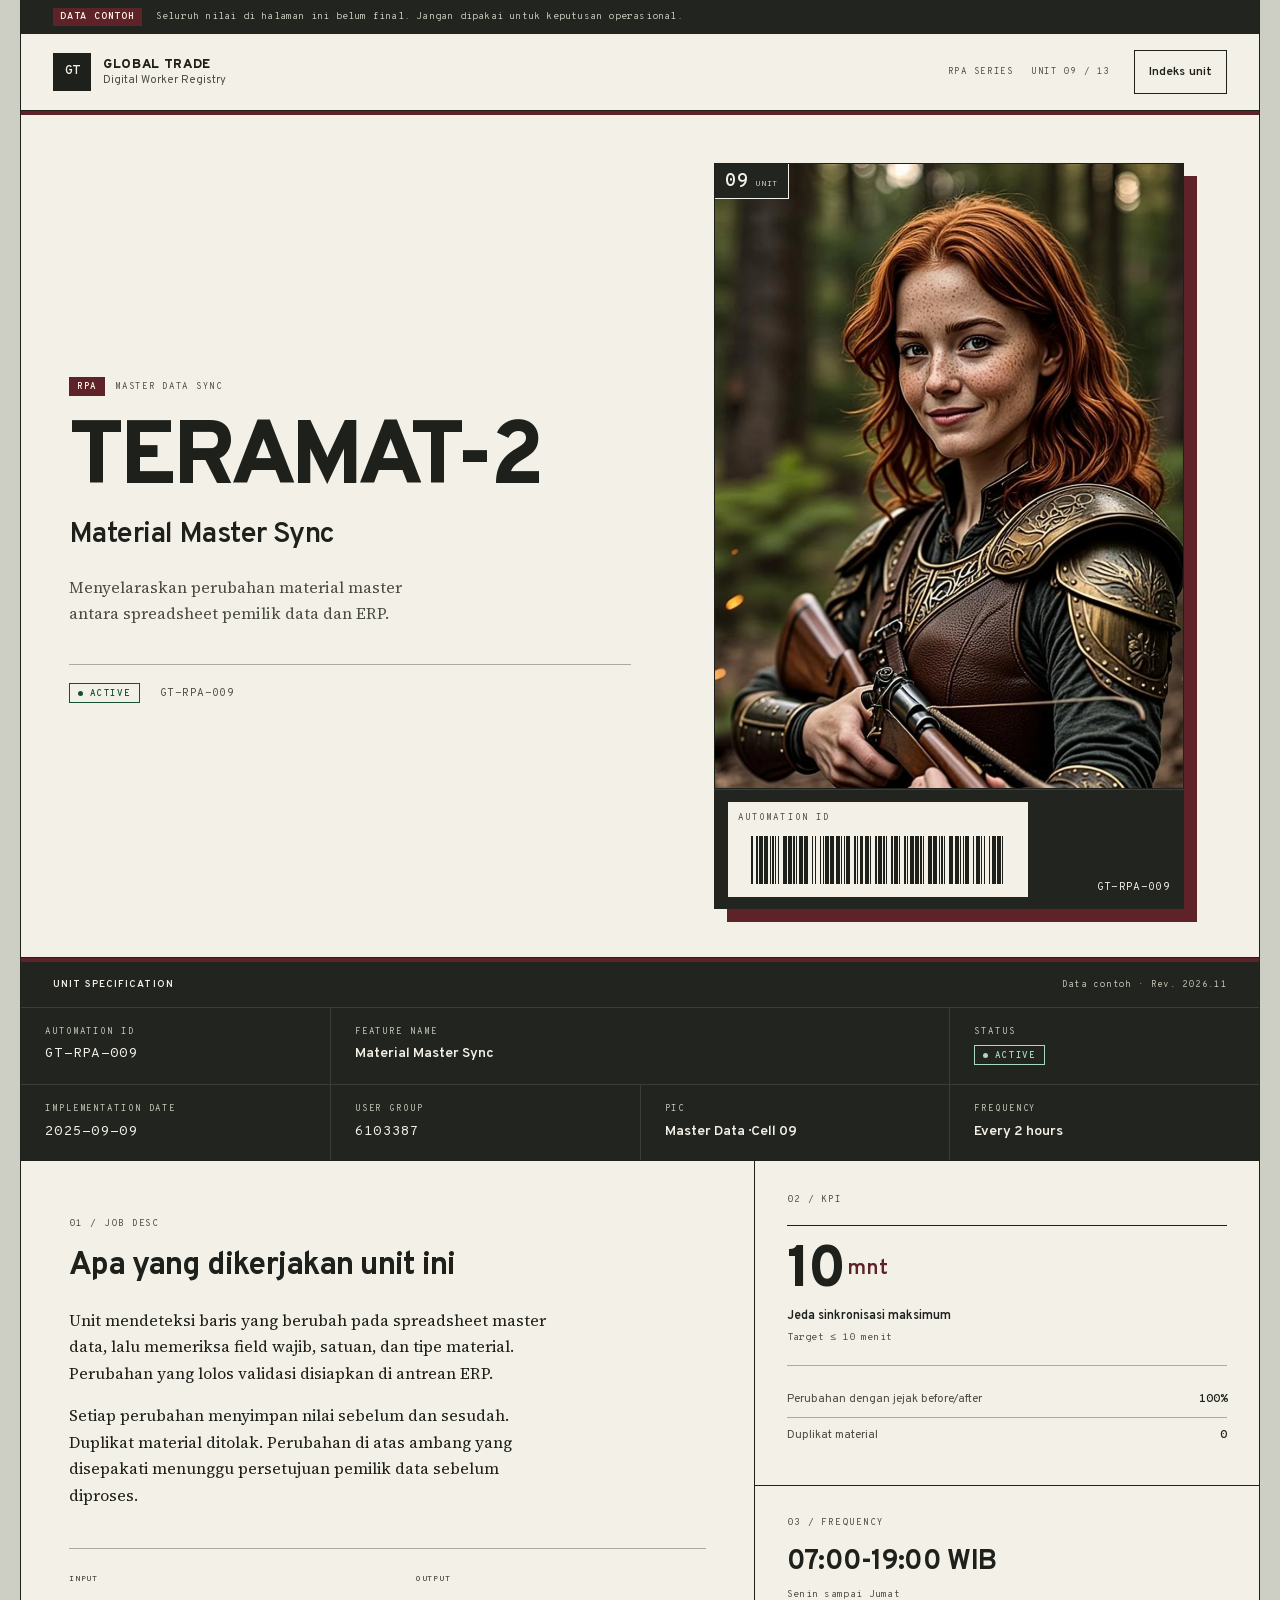
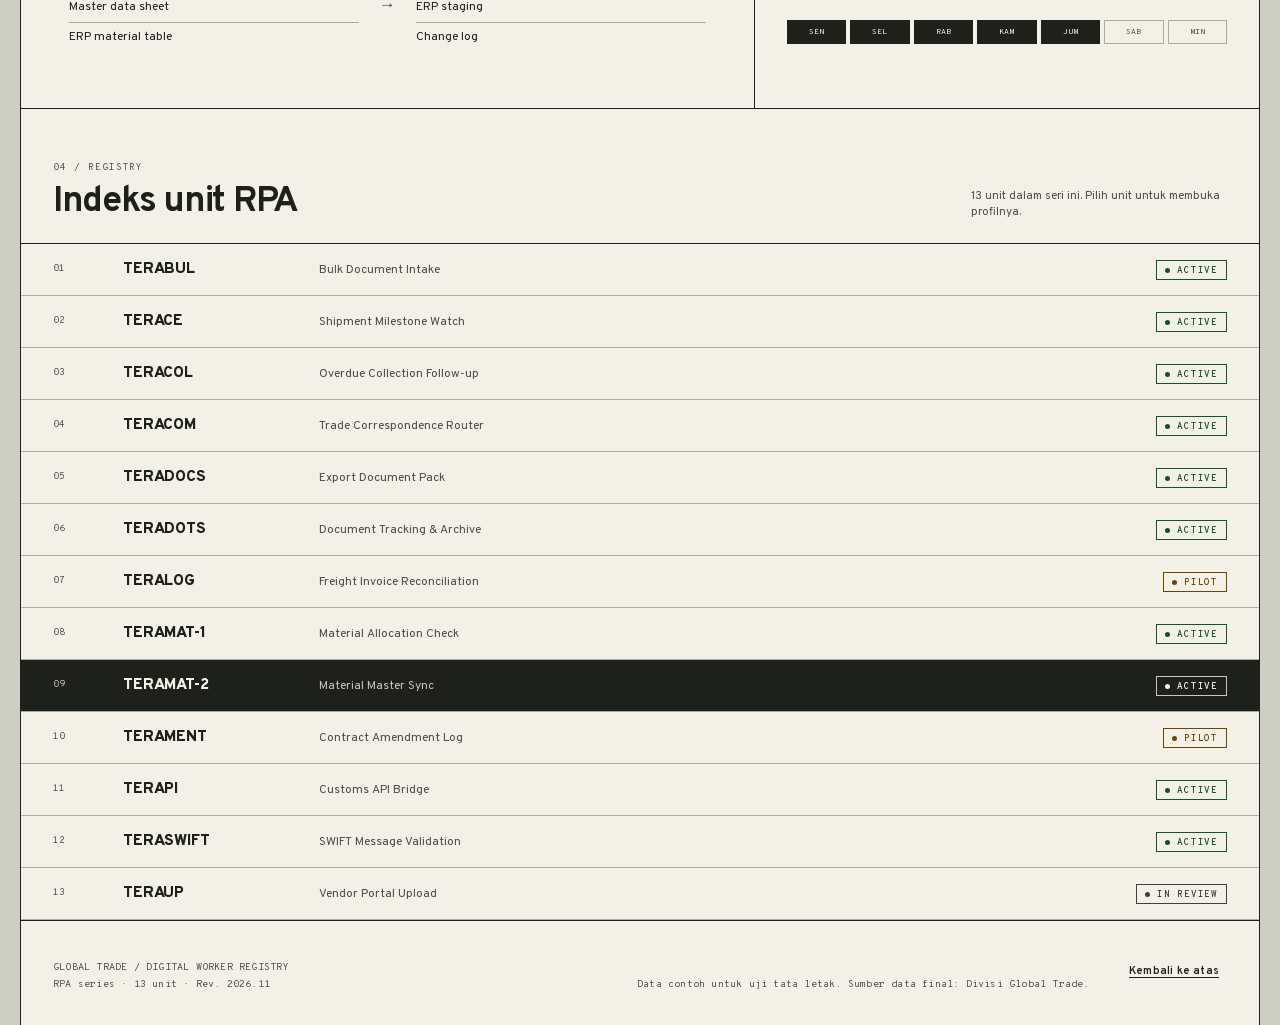
<file: TERAMAT-2.html>
<!doctype html>
<html lang="id">
<head>
  <meta charset="utf-8">
  <meta name="viewport" content="width=device-width, initial-scale=1">
  <meta name="color-scheme" content="light">
  <title>TERAMAT-2 · Material Master Sync · RPA Global Trade</title>
  <meta name="description" content="TERAMAT-2, digital worker RPA Global Trade untuk Material Master Sync. Automation ID GT-RPA-009. Profil unit, job desc, KPI, frekuensi, dan PIC. Halaman data contoh.">
  <meta property="og:type" content="website">
  <meta property="og:locale" content="id_ID">
  <meta property="og:title" content="TERAMAT-2 · Material Master Sync · RPA Global Trade">
  <meta property="og:description" content="TERAMAT-2, digital worker RPA Global Trade untuk Material Master Sync. Automation ID GT-RPA-009. Profil unit, job desc, KPI, frekuensi, dan PIC. Halaman data contoh.">
  <link rel="preload" href="./assets/fonts/overpass-var.woff2" as="font" type="font/woff2" crossorigin>
  <link rel="preload" href="./assets/characters/teramat-2.webp" as="image" type="image/webp" fetchpriority="high">
  <link rel="stylesheet" href="./assets/registry.css">
</head>
<body style="--accent: #5E2328;">
  <a class="skip-link" href="#main">Lewati ke konten</a>

  <div class="registry" id="top">
    <div class="draft-strip" role="note">
      <span class="draft-label">DATA CONTOH</span>
      <span>Seluruh nilai di halaman ini belum final. Jangan dipakai untuk keputusan operasional.</span>
    </div>

    <header class="masthead">
      <a class="brand" href="#top">
        <span class="brand-mark">GT</span>
        <span class="brand-text">
          <span class="brand-line">GLOBAL TRADE</span>
          <span class="brand-sub">Digital Worker Registry</span>
        </span>
      </a>
      <p class="mast-meta"><span>RPA series</span><span>Unit 09 / 13</span></p>
      <a class="index-link" href="./">Indeks unit</a>
    </header>
    <div class="accent-bar" aria-hidden="true"></div>

    <main id="main" tabindex="-1">
      <section class="hero" aria-labelledby="unit-name">
        <div class="hero-copy">
          <p class="kicker"><span class="kicker-tag">RPA</span><span>Master data sync</span></p>
          <h1 id="unit-name">TERAMAT-2</h1>
          <p class="feature">Material Master Sync</p>
          <p class="hero-note">Menyelaraskan perubahan material master antara spreadsheet pemilik data dan ERP.</p>
          <div class="hero-foot">
            <p class="hero-state"><span class="sr-only">Status unit: </span><span class="status status--active"><span class="status-dot" aria-hidden="true"></span>ACTIVE</span></p>
            <span class="hero-id">GT-RPA-009</span>
          </div>
        </div>

        <figure class="portrait">
          <div class="portrait-inner">
            <div class="portrait-frame">
              <img src="./assets/characters/teramat-2.webp" width="864" height="1152" alt="Potret karakter TERAMAT-2, digital worker RPA Global Trade." fetchpriority="high">
              <span class="unit-stamp" aria-hidden="true"><span class="stamp-no">09</span><span class="stamp-label">UNIT</span></span>
            </div>
            <figcaption class="portrait-caption">
              <div class="barcode-block">
                <span class="barcode-label">AUTOMATION ID</span>
                <svg class="barcode" viewBox="0 0 212 44" width="212" height="44" preserveAspectRatio="xMidYMid meet" aria-hidden="true" focusable="false" shape-rendering="crispEdges"><rect x="10" y="4" width="1" height="36"/><rect x="14" y="4" width="1" height="36"/><rect x="16" y="4" width="3" height="36"/><rect x="20" y="4" width="3" height="36"/><rect x="24" y="4" width="1" height="36"/><rect x="26" y="4" width="1" height="36"/><rect x="28" y="4" width="1" height="36"/><rect x="30" y="4" width="1" height="36"/><rect x="34" y="4" width="3" height="36"/><rect x="38" y="4" width="3" height="36"/><rect x="42" y="4" width="1" height="36"/><rect x="44" y="4" width="1" height="36"/><rect x="46" y="4" width="3" height="36"/><rect x="50" y="4" width="3" height="36"/><rect x="56" y="4" width="1" height="36"/><rect x="58" y="4" width="1" height="36"/><rect x="62" y="4" width="1" height="36"/><rect x="64" y="4" width="1" height="36"/><rect x="66" y="4" width="3" height="36"/><rect x="70" y="4" width="3" height="36"/><rect x="74" y="4" width="3" height="36"/><rect x="78" y="4" width="1" height="36"/><rect x="80" y="4" width="1" height="36"/><rect x="82" y="4" width="3" height="36"/><rect x="88" y="4" width="1" height="36"/><rect x="90" y="4" width="1" height="36"/><rect x="92" y="4" width="3" height="36"/><rect x="96" y="4" width="3" height="36"/><rect x="100" y="4" width="1" height="36"/><rect x="104" y="4" width="1" height="36"/><rect x="106" y="4" width="3" height="36"/><rect x="110" y="4" width="1" height="36"/><rect x="112" y="4" width="1" height="36"/><rect x="116" y="4" width="1" height="36"/><rect x="118" y="4" width="3" height="36"/><rect x="122" y="4" width="1" height="36"/><rect x="126" y="4" width="1" height="36"/><rect x="128" y="4" width="1" height="36"/><rect x="130" y="4" width="3" height="36"/><rect x="134" y="4" width="3" height="36"/><rect x="138" y="4" width="1" height="36"/><rect x="140" y="4" width="1" height="36"/><rect x="144" y="4" width="3" height="36"/><rect x="148" y="4" width="3" height="36"/><rect x="152" y="4" width="1" height="36"/><rect x="154" y="4" width="1" height="36"/><rect x="156" y="4" width="1" height="36"/><rect x="160" y="4" width="3" height="36"/><rect x="164" y="4" width="3" height="36"/><rect x="168" y="4" width="1" height="36"/><rect x="170" y="4" width="1" height="36"/><rect x="172" y="4" width="3" height="36"/><rect x="178" y="4" width="1" height="36"/><rect x="180" y="4" width="3" height="36"/><rect x="184" y="4" width="1" height="36"/><rect x="186" y="4" width="1" height="36"/><rect x="190" y="4" width="1" height="36"/><rect x="192" y="4" width="3" height="36"/><rect x="196" y="4" width="3" height="36"/><rect x="200" y="4" width="1" height="36"/></svg>
              </div>
              <span class="barcode-id">GT-RPA-009</span>
            </figcaption>
          </div>
        </figure>
      </section>

      <section class="spec" aria-labelledby="spec-title">
        <div class="spec-head">
          <h2 id="spec-title">Unit specification</h2>
          <span>Data contoh · Rev. 2026.11</span>
        </div>
        <dl class="spec-grid">
          <div class="spec-item">
            <dt>Automation ID</dt>
            <dd class="mono">GT-RPA-009</dd>
          </div>
          <div class="spec-item spec-feature">
            <dt>Feature Name</dt>
            <dd>Material Master Sync</dd>
          </div>
          <div class="spec-item">
            <dt>Status</dt>
            <dd><span class="status status--active"><span class="status-dot" aria-hidden="true"></span>ACTIVE</span></dd>
          </div>
          <div class="spec-item">
            <dt>Implementation Date</dt>
            <dd class="mono"><time datetime="2025-09-09">2025-09-09</time></dd>
          </div>
          <div class="spec-item">
            <dt>User Group</dt>
            <dd class="mono">6103387</dd>
          </div>
          <div class="spec-item">
            <dt>PIC</dt>
            <dd>Master Data · Cell 09</dd>
          </div>
          <div class="spec-item">
            <dt>Frequency</dt>
            <dd>Every 2 hours</dd>
          </div>
        </dl>
      </section>

      <section class="record" aria-labelledby="record-title">
        <div class="record-main">
          <p class="section-no">01 / Job desc</p>
          <h2 id="record-title">Apa yang dikerjakan unit ini</h2>
          <div class="prose">
            <p>Unit mendeteksi baris yang berubah pada spreadsheet master data, lalu memeriksa field wajib, satuan, dan tipe material. Perubahan yang lolos validasi disiapkan di antrean ERP.</p>
            <p>Setiap perubahan menyimpan nilai sebelum dan sesudah. Duplikat material ditolak. Perubahan di atas ambang yang disepakati menunggu persetujuan pemilik data sebelum diproses.</p>
          </div>
          <div class="handover">
            <div>
              <h3>INPUT</h3>
              <ul><li>Master data sheet</li><li>ERP material table</li></ul>
            </div>
            <div class="handover-arrow" aria-hidden="true">→</div>
            <div>
              <h3>OUTPUT</h3>
              <ul><li>ERP staging</li><li>Change log</li></ul>
            </div>
          </div>
        </div>

        <aside class="record-side">
          <section class="kpi-block" aria-labelledby="kpi-title">
            <h2 class="section-no" id="kpi-title">02 / KPI</h2>
            <div class="kpi-primary">
              <span class="kpi-value">10<span class="kpi-unit">mnt</span></span>
              <span class="kpi-label">Jeda sinkronisasi maksimum</span>
              <span class="kpi-target">Target ≤ 10 menit</span>
            </div>
            <dl class="kpi-list">
              <div><dt>Perubahan dengan jejak before/after</dt><dd>100%</dd></div>
              <div><dt>Duplikat material</dt><dd>0</dd></div>
            </dl>
          </section>

          <section class="freq-block" aria-labelledby="freq-title">
            <h2 class="section-no" id="freq-title">03 / Frequency</h2>
            <p class="freq-time">07:00-19:00 WIB</p>
            <p class="freq-days">Senin sampai Jumat</p>
            <ul class="week" aria-hidden="true"><li class="is-on">SEN</li><li class="is-on">SEL</li><li class="is-on">RAB</li><li class="is-on">KAM</li><li class="is-on">JUM</li><li class="">SAB</li><li class="">MIN</li></ul>
          </section>
        </aside>
      </section>

      <section class="unit-index" id="unit-index" aria-labelledby="index-title">
        <div class="index-head">
          <div>
            <p class="section-no">04 / Registry</p>
            <h2 id="index-title">Indeks unit RPA</h2>
          </div>
          <p>13 unit dalam seri ini. Pilih unit untuk membuka profilnya.</p>
        </div>
        <ol class="index-list">
          <li>
            <a class="index-row" href="./TERABUL.html">
              <span class="idx-no">01</span>
              <span class="idx-name">TERABUL</span>
              <span class="idx-feature">Bulk Document Intake</span>
              <span class="status status--active"><span class="status-dot" aria-hidden="true"></span>ACTIVE</span>
            </a>
          </li>
          <li>
            <a class="index-row" href="./TERACE.html">
              <span class="idx-no">02</span>
              <span class="idx-name">TERACE</span>
              <span class="idx-feature">Shipment Milestone Watch</span>
              <span class="status status--active"><span class="status-dot" aria-hidden="true"></span>ACTIVE</span>
            </a>
          </li>
          <li>
            <a class="index-row" href="./TERACOL.html">
              <span class="idx-no">03</span>
              <span class="idx-name">TERACOL</span>
              <span class="idx-feature">Overdue Collection Follow-up</span>
              <span class="status status--active"><span class="status-dot" aria-hidden="true"></span>ACTIVE</span>
            </a>
          </li>
          <li>
            <a class="index-row" href="./TERACOM.html">
              <span class="idx-no">04</span>
              <span class="idx-name">TERACOM</span>
              <span class="idx-feature">Trade Correspondence Router</span>
              <span class="status status--active"><span class="status-dot" aria-hidden="true"></span>ACTIVE</span>
            </a>
          </li>
          <li>
            <a class="index-row" href="./TERADOCS.html">
              <span class="idx-no">05</span>
              <span class="idx-name">TERADOCS</span>
              <span class="idx-feature">Export Document Pack</span>
              <span class="status status--active"><span class="status-dot" aria-hidden="true"></span>ACTIVE</span>
            </a>
          </li>
          <li>
            <a class="index-row" href="./TERADOTS.html">
              <span class="idx-no">06</span>
              <span class="idx-name">TERADOTS</span>
              <span class="idx-feature">Document Tracking &amp; Archive</span>
              <span class="status status--active"><span class="status-dot" aria-hidden="true"></span>ACTIVE</span>
            </a>
          </li>
          <li>
            <a class="index-row" href="./TERALOG.html">
              <span class="idx-no">07</span>
              <span class="idx-name">TERALOG</span>
              <span class="idx-feature">Freight Invoice Reconciliation</span>
              <span class="status status--pilot"><span class="status-dot" aria-hidden="true"></span>PILOT</span>
            </a>
          </li>
          <li>
            <a class="index-row" href="./TERAMAT-1.html">
              <span class="idx-no">08</span>
              <span class="idx-name">TERAMAT-1</span>
              <span class="idx-feature">Material Allocation Check</span>
              <span class="status status--active"><span class="status-dot" aria-hidden="true"></span>ACTIVE</span>
            </a>
          </li>
          <li>
            <a class="index-row" href="./TERAMAT-2.html" aria-current="page">
              <span class="idx-no">09</span>
              <span class="idx-name">TERAMAT-2</span>
              <span class="idx-feature">Material Master Sync</span>
              <span class="status status--active"><span class="status-dot" aria-hidden="true"></span>ACTIVE</span>
            </a>
          </li>
          <li>
            <a class="index-row" href="./TERAMENT.html">
              <span class="idx-no">10</span>
              <span class="idx-name">TERAMENT</span>
              <span class="idx-feature">Contract Amendment Log</span>
              <span class="status status--pilot"><span class="status-dot" aria-hidden="true"></span>PILOT</span>
            </a>
          </li>
          <li>
            <a class="index-row" href="./TERAPI.html">
              <span class="idx-no">11</span>
              <span class="idx-name">TERAPI</span>
              <span class="idx-feature">Customs API Bridge</span>
              <span class="status status--active"><span class="status-dot" aria-hidden="true"></span>ACTIVE</span>
            </a>
          </li>
          <li>
            <a class="index-row" href="./TERASWIFT.html">
              <span class="idx-no">12</span>
              <span class="idx-name">TERASWIFT</span>
              <span class="idx-feature">SWIFT Message Validation</span>
              <span class="status status--active"><span class="status-dot" aria-hidden="true"></span>ACTIVE</span>
            </a>
          </li>
          <li>
            <a class="index-row" href="./TERAUP.html">
              <span class="idx-no">13</span>
              <span class="idx-name">TERAUP</span>
              <span class="idx-feature">Vendor Portal Upload</span>
              <span class="status status--in-review"><span class="status-dot" aria-hidden="true"></span>IN REVIEW</span>
            </a>
          </li>
        </ol>
      </section>
    </main>

    <footer class="footer">
      <p>GLOBAL TRADE / DIGITAL WORKER REGISTRY<br>RPA series · 13 unit · Rev. 2026.11</p>
      <p>Data contoh untuk uji tata letak. Sumber data final: Divisi Global Trade.</p>
      <a href="#top">Kembali ke atas</a>
    </footer>
  </div>
</body>
</html>
</file>
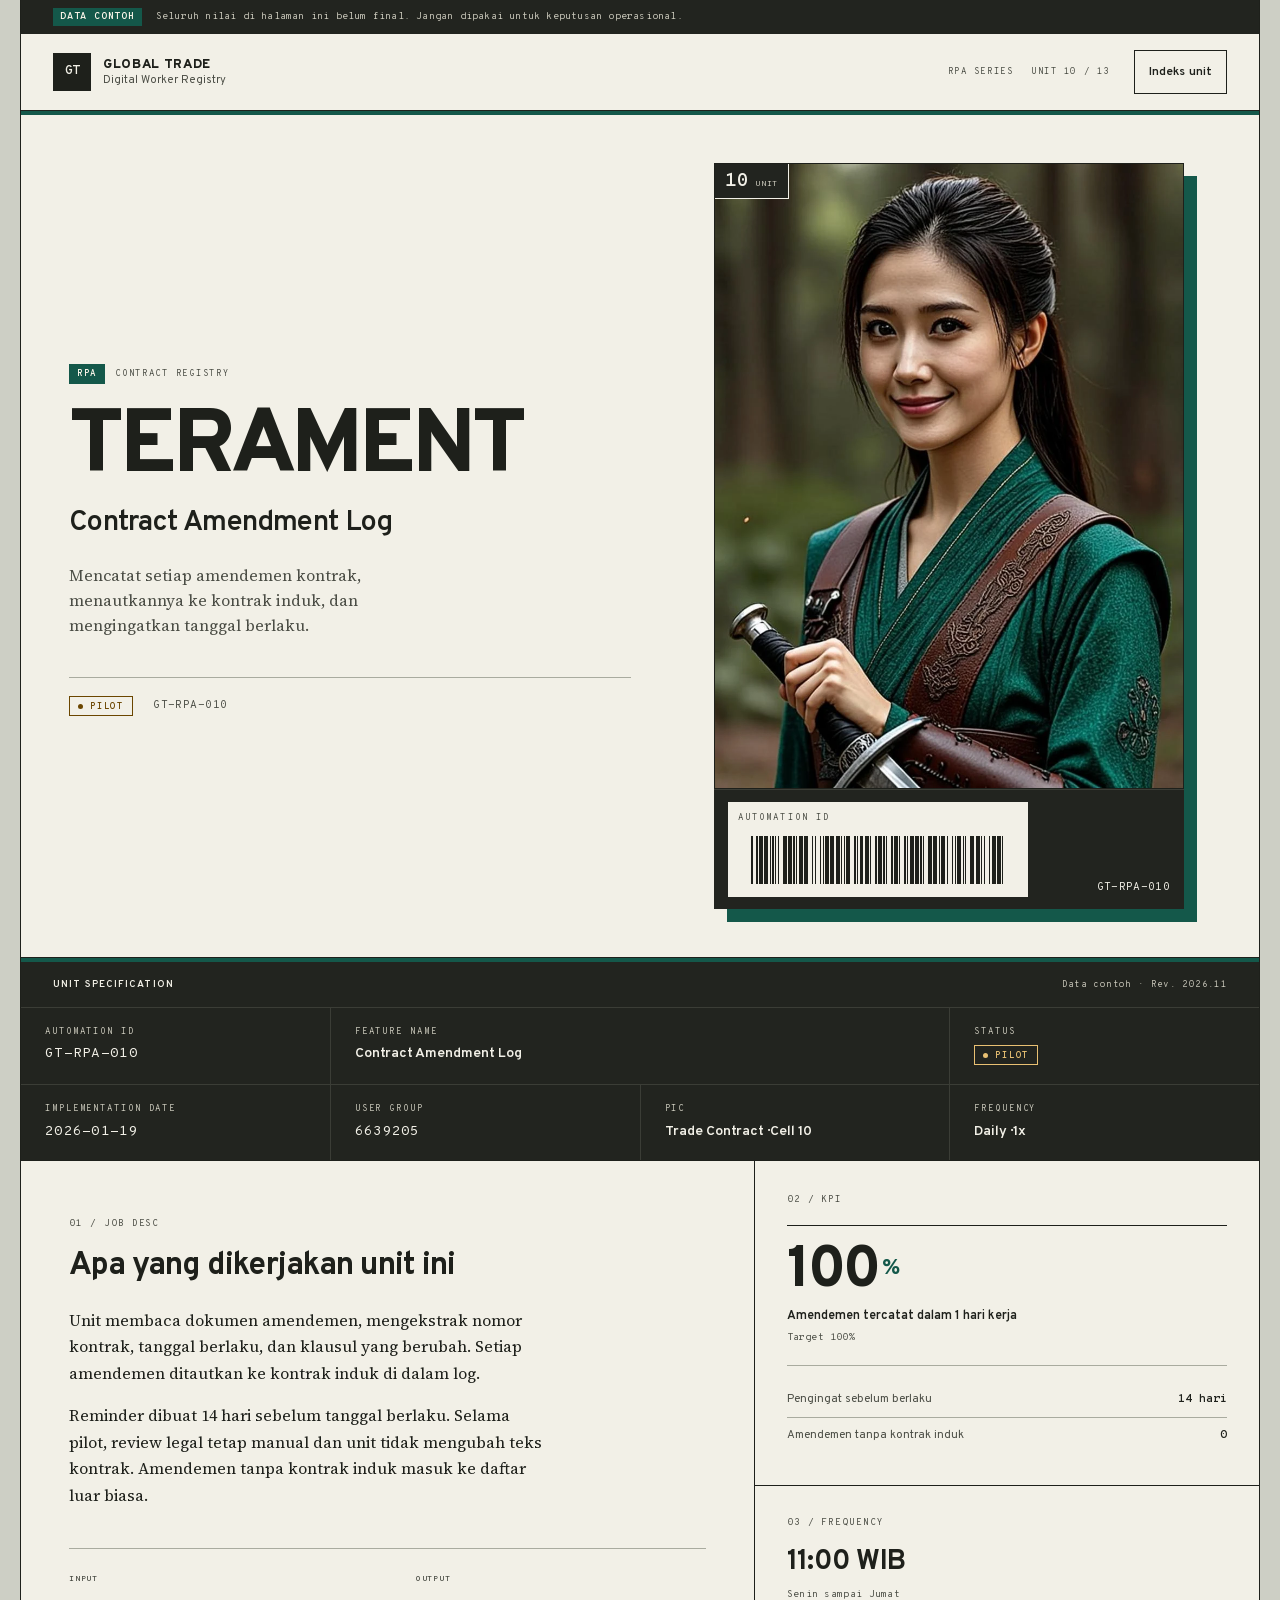
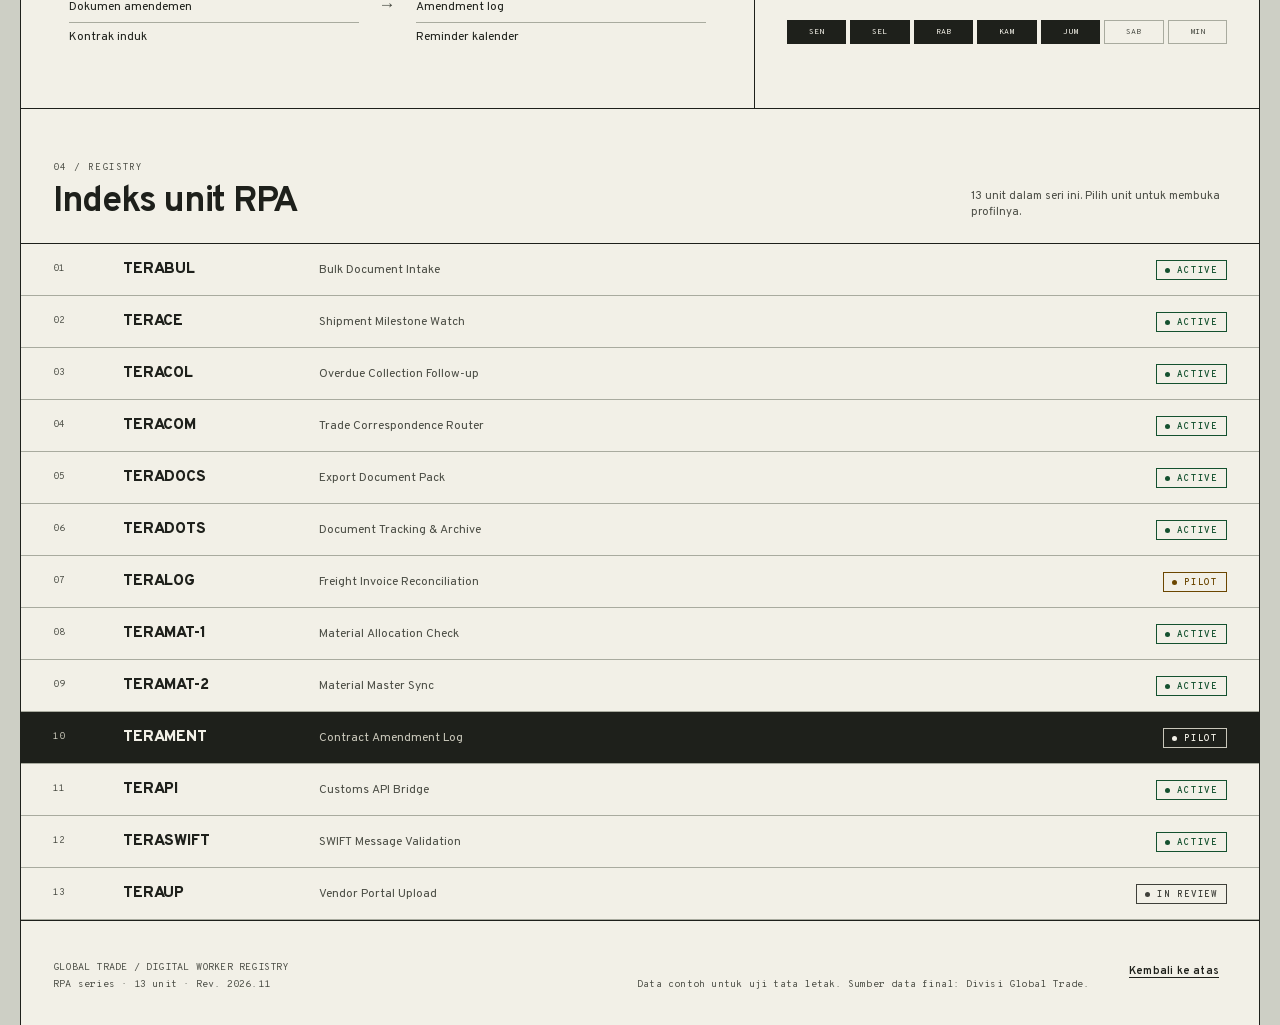
<file: TERAMENT.html>
<!doctype html>
<html lang="id">
<head>
  <meta charset="utf-8">
  <meta name="viewport" content="width=device-width, initial-scale=1">
  <meta name="color-scheme" content="light">
  <title>TERAMENT · Contract Amendment Log · RPA Global Trade</title>
  <meta name="description" content="TERAMENT, digital worker RPA Global Trade untuk Contract Amendment Log. Automation ID GT-RPA-010. Profil unit, job desc, KPI, frekuensi, dan PIC. Halaman data contoh.">
  <meta property="og:type" content="website">
  <meta property="og:locale" content="id_ID">
  <meta property="og:title" content="TERAMENT · Contract Amendment Log · RPA Global Trade">
  <meta property="og:description" content="TERAMENT, digital worker RPA Global Trade untuk Contract Amendment Log. Automation ID GT-RPA-010. Profil unit, job desc, KPI, frekuensi, dan PIC. Halaman data contoh.">
  <link rel="preload" href="./assets/fonts/overpass-var.woff2" as="font" type="font/woff2" crossorigin>
  <link rel="preload" href="./assets/characters/terament.webp" as="image" type="image/webp" fetchpriority="high">
  <link rel="stylesheet" href="./assets/registry.css">
</head>
<body style="--accent: #14584A;">
  <a class="skip-link" href="#main">Lewati ke konten</a>

  <div class="registry" id="top">
    <div class="draft-strip" role="note">
      <span class="draft-label">DATA CONTOH</span>
      <span>Seluruh nilai di halaman ini belum final. Jangan dipakai untuk keputusan operasional.</span>
    </div>

    <header class="masthead">
      <a class="brand" href="#top">
        <span class="brand-mark">GT</span>
        <span class="brand-text">
          <span class="brand-line">GLOBAL TRADE</span>
          <span class="brand-sub">Digital Worker Registry</span>
        </span>
      </a>
      <p class="mast-meta"><span>RPA series</span><span>Unit 10 / 13</span></p>
      <a class="index-link" href="./">Indeks unit</a>
    </header>
    <div class="accent-bar" aria-hidden="true"></div>

    <main id="main" tabindex="-1">
      <section class="hero" aria-labelledby="unit-name">
        <div class="hero-copy">
          <p class="kicker"><span class="kicker-tag">RPA</span><span>Contract registry</span></p>
          <h1 id="unit-name">TERAMENT</h1>
          <p class="feature">Contract Amendment Log</p>
          <p class="hero-note">Mencatat setiap amendemen kontrak, menautkannya ke kontrak induk, dan mengingatkan tanggal berlaku.</p>
          <div class="hero-foot">
            <p class="hero-state"><span class="sr-only">Status unit: </span><span class="status status--pilot"><span class="status-dot" aria-hidden="true"></span>PILOT</span></p>
            <span class="hero-id">GT-RPA-010</span>
          </div>
        </div>

        <figure class="portrait">
          <div class="portrait-inner">
            <div class="portrait-frame">
              <img src="./assets/characters/terament.webp" width="864" height="1152" alt="Potret karakter TERAMENT, digital worker RPA Global Trade." fetchpriority="high">
              <span class="unit-stamp" aria-hidden="true"><span class="stamp-no">10</span><span class="stamp-label">UNIT</span></span>
            </div>
            <figcaption class="portrait-caption">
              <div class="barcode-block">
                <span class="barcode-label">AUTOMATION ID</span>
                <svg class="barcode" viewBox="0 0 212 44" width="212" height="44" preserveAspectRatio="xMidYMid meet" aria-hidden="true" focusable="false" shape-rendering="crispEdges"><rect x="10" y="4" width="1" height="36"/><rect x="14" y="4" width="1" height="36"/><rect x="16" y="4" width="3" height="36"/><rect x="20" y="4" width="3" height="36"/><rect x="24" y="4" width="1" height="36"/><rect x="26" y="4" width="1" height="36"/><rect x="28" y="4" width="1" height="36"/><rect x="30" y="4" width="1" height="36"/><rect x="34" y="4" width="3" height="36"/><rect x="38" y="4" width="3" height="36"/><rect x="42" y="4" width="1" height="36"/><rect x="44" y="4" width="1" height="36"/><rect x="46" y="4" width="3" height="36"/><rect x="50" y="4" width="3" height="36"/><rect x="56" y="4" width="1" height="36"/><rect x="58" y="4" width="1" height="36"/><rect x="62" y="4" width="1" height="36"/><rect x="64" y="4" width="1" height="36"/><rect x="66" y="4" width="3" height="36"/><rect x="70" y="4" width="3" height="36"/><rect x="74" y="4" width="3" height="36"/><rect x="78" y="4" width="1" height="36"/><rect x="80" y="4" width="1" height="36"/><rect x="82" y="4" width="3" height="36"/><rect x="88" y="4" width="1" height="36"/><rect x="90" y="4" width="1" height="36"/><rect x="92" y="4" width="3" height="36"/><rect x="96" y="4" width="3" height="36"/><rect x="100" y="4" width="1" height="36"/><rect x="104" y="4" width="1" height="36"/><rect x="106" y="4" width="3" height="36"/><rect x="110" y="4" width="1" height="36"/><rect x="112" y="4" width="1" height="36"/><rect x="116" y="4" width="1" height="36"/><rect x="118" y="4" width="3" height="36"/><rect x="122" y="4" width="1" height="36"/><rect x="126" y="4" width="1" height="36"/><rect x="128" y="4" width="1" height="36"/><rect x="130" y="4" width="3" height="36"/><rect x="134" y="4" width="3" height="36"/><rect x="138" y="4" width="1" height="36"/><rect x="140" y="4" width="1" height="36"/><rect x="144" y="4" width="3" height="36"/><rect x="148" y="4" width="3" height="36"/><rect x="152" y="4" width="1" height="36"/><rect x="154" y="4" width="3" height="36"/><rect x="158" y="4" width="1" height="36"/><rect x="162" y="4" width="1" height="36"/><rect x="164" y="4" width="1" height="36"/><rect x="166" y="4" width="3" height="36"/><rect x="170" y="4" width="1" height="36"/><rect x="172" y="4" width="1" height="36"/><rect x="176" y="4" width="3" height="36"/><rect x="180" y="4" width="3" height="36"/><rect x="184" y="4" width="1" height="36"/><rect x="186" y="4" width="1" height="36"/><rect x="190" y="4" width="1" height="36"/><rect x="192" y="4" width="3" height="36"/><rect x="196" y="4" width="3" height="36"/><rect x="200" y="4" width="1" height="36"/></svg>
              </div>
              <span class="barcode-id">GT-RPA-010</span>
            </figcaption>
          </div>
        </figure>
      </section>

      <section class="spec" aria-labelledby="spec-title">
        <div class="spec-head">
          <h2 id="spec-title">Unit specification</h2>
          <span>Data contoh · Rev. 2026.11</span>
        </div>
        <dl class="spec-grid">
          <div class="spec-item">
            <dt>Automation ID</dt>
            <dd class="mono">GT-RPA-010</dd>
          </div>
          <div class="spec-item spec-feature">
            <dt>Feature Name</dt>
            <dd>Contract Amendment Log</dd>
          </div>
          <div class="spec-item">
            <dt>Status</dt>
            <dd><span class="status status--pilot"><span class="status-dot" aria-hidden="true"></span>PILOT</span></dd>
          </div>
          <div class="spec-item">
            <dt>Implementation Date</dt>
            <dd class="mono"><time datetime="2026-01-19">2026-01-19</time></dd>
          </div>
          <div class="spec-item">
            <dt>User Group</dt>
            <dd class="mono">6639205</dd>
          </div>
          <div class="spec-item">
            <dt>PIC</dt>
            <dd>Trade Contract · Cell 10</dd>
          </div>
          <div class="spec-item">
            <dt>Frequency</dt>
            <dd>Daily · 1x</dd>
          </div>
        </dl>
      </section>

      <section class="record" aria-labelledby="record-title">
        <div class="record-main">
          <p class="section-no">01 / Job desc</p>
          <h2 id="record-title">Apa yang dikerjakan unit ini</h2>
          <div class="prose">
            <p>Unit membaca dokumen amendemen, mengekstrak nomor kontrak, tanggal berlaku, dan klausul yang berubah. Setiap amendemen ditautkan ke kontrak induk di dalam log.</p>
            <p>Reminder dibuat 14 hari sebelum tanggal berlaku. Selama pilot, review legal tetap manual dan unit tidak mengubah teks kontrak. Amendemen tanpa kontrak induk masuk ke daftar luar biasa.</p>
          </div>
          <div class="handover">
            <div>
              <h3>INPUT</h3>
              <ul><li>Dokumen amendemen</li><li>Kontrak induk</li></ul>
            </div>
            <div class="handover-arrow" aria-hidden="true">→</div>
            <div>
              <h3>OUTPUT</h3>
              <ul><li>Amendment log</li><li>Reminder kalender</li></ul>
            </div>
          </div>
        </div>

        <aside class="record-side">
          <section class="kpi-block" aria-labelledby="kpi-title">
            <h2 class="section-no" id="kpi-title">02 / KPI</h2>
            <div class="kpi-primary">
              <span class="kpi-value">100<span class="kpi-unit">%</span></span>
              <span class="kpi-label">Amendemen tercatat dalam 1 hari kerja</span>
              <span class="kpi-target">Target 100%</span>
            </div>
            <dl class="kpi-list">
              <div><dt>Pengingat sebelum berlaku</dt><dd>14 hari</dd></div>
              <div><dt>Amendemen tanpa kontrak induk</dt><dd>0</dd></div>
            </dl>
          </section>

          <section class="freq-block" aria-labelledby="freq-title">
            <h2 class="section-no" id="freq-title">03 / Frequency</h2>
            <p class="freq-time">11:00 WIB</p>
            <p class="freq-days">Senin sampai Jumat</p>
            <ul class="week" aria-hidden="true"><li class="is-on">SEN</li><li class="is-on">SEL</li><li class="is-on">RAB</li><li class="is-on">KAM</li><li class="is-on">JUM</li><li class="">SAB</li><li class="">MIN</li></ul>
          </section>
        </aside>
      </section>

      <section class="unit-index" id="unit-index" aria-labelledby="index-title">
        <div class="index-head">
          <div>
            <p class="section-no">04 / Registry</p>
            <h2 id="index-title">Indeks unit RPA</h2>
          </div>
          <p>13 unit dalam seri ini. Pilih unit untuk membuka profilnya.</p>
        </div>
        <ol class="index-list">
          <li>
            <a class="index-row" href="./TERABUL.html">
              <span class="idx-no">01</span>
              <span class="idx-name">TERABUL</span>
              <span class="idx-feature">Bulk Document Intake</span>
              <span class="status status--active"><span class="status-dot" aria-hidden="true"></span>ACTIVE</span>
            </a>
          </li>
          <li>
            <a class="index-row" href="./TERACE.html">
              <span class="idx-no">02</span>
              <span class="idx-name">TERACE</span>
              <span class="idx-feature">Shipment Milestone Watch</span>
              <span class="status status--active"><span class="status-dot" aria-hidden="true"></span>ACTIVE</span>
            </a>
          </li>
          <li>
            <a class="index-row" href="./TERACOL.html">
              <span class="idx-no">03</span>
              <span class="idx-name">TERACOL</span>
              <span class="idx-feature">Overdue Collection Follow-up</span>
              <span class="status status--active"><span class="status-dot" aria-hidden="true"></span>ACTIVE</span>
            </a>
          </li>
          <li>
            <a class="index-row" href="./TERACOM.html">
              <span class="idx-no">04</span>
              <span class="idx-name">TERACOM</span>
              <span class="idx-feature">Trade Correspondence Router</span>
              <span class="status status--active"><span class="status-dot" aria-hidden="true"></span>ACTIVE</span>
            </a>
          </li>
          <li>
            <a class="index-row" href="./TERADOCS.html">
              <span class="idx-no">05</span>
              <span class="idx-name">TERADOCS</span>
              <span class="idx-feature">Export Document Pack</span>
              <span class="status status--active"><span class="status-dot" aria-hidden="true"></span>ACTIVE</span>
            </a>
          </li>
          <li>
            <a class="index-row" href="./TERADOTS.html">
              <span class="idx-no">06</span>
              <span class="idx-name">TERADOTS</span>
              <span class="idx-feature">Document Tracking &amp; Archive</span>
              <span class="status status--active"><span class="status-dot" aria-hidden="true"></span>ACTIVE</span>
            </a>
          </li>
          <li>
            <a class="index-row" href="./TERALOG.html">
              <span class="idx-no">07</span>
              <span class="idx-name">TERALOG</span>
              <span class="idx-feature">Freight Invoice Reconciliation</span>
              <span class="status status--pilot"><span class="status-dot" aria-hidden="true"></span>PILOT</span>
            </a>
          </li>
          <li>
            <a class="index-row" href="./TERAMAT-1.html">
              <span class="idx-no">08</span>
              <span class="idx-name">TERAMAT-1</span>
              <span class="idx-feature">Material Allocation Check</span>
              <span class="status status--active"><span class="status-dot" aria-hidden="true"></span>ACTIVE</span>
            </a>
          </li>
          <li>
            <a class="index-row" href="./TERAMAT-2.html">
              <span class="idx-no">09</span>
              <span class="idx-name">TERAMAT-2</span>
              <span class="idx-feature">Material Master Sync</span>
              <span class="status status--active"><span class="status-dot" aria-hidden="true"></span>ACTIVE</span>
            </a>
          </li>
          <li>
            <a class="index-row" href="./TERAMENT.html" aria-current="page">
              <span class="idx-no">10</span>
              <span class="idx-name">TERAMENT</span>
              <span class="idx-feature">Contract Amendment Log</span>
              <span class="status status--pilot"><span class="status-dot" aria-hidden="true"></span>PILOT</span>
            </a>
          </li>
          <li>
            <a class="index-row" href="./TERAPI.html">
              <span class="idx-no">11</span>
              <span class="idx-name">TERAPI</span>
              <span class="idx-feature">Customs API Bridge</span>
              <span class="status status--active"><span class="status-dot" aria-hidden="true"></span>ACTIVE</span>
            </a>
          </li>
          <li>
            <a class="index-row" href="./TERASWIFT.html">
              <span class="idx-no">12</span>
              <span class="idx-name">TERASWIFT</span>
              <span class="idx-feature">SWIFT Message Validation</span>
              <span class="status status--active"><span class="status-dot" aria-hidden="true"></span>ACTIVE</span>
            </a>
          </li>
          <li>
            <a class="index-row" href="./TERAUP.html">
              <span class="idx-no">13</span>
              <span class="idx-name">TERAUP</span>
              <span class="idx-feature">Vendor Portal Upload</span>
              <span class="status status--in-review"><span class="status-dot" aria-hidden="true"></span>IN REVIEW</span>
            </a>
          </li>
        </ol>
      </section>
    </main>

    <footer class="footer">
      <p>GLOBAL TRADE / DIGITAL WORKER REGISTRY<br>RPA series · 13 unit · Rev. 2026.11</p>
      <p>Data contoh untuk uji tata letak. Sumber data final: Divisi Global Trade.</p>
      <a href="#top">Kembali ke atas</a>
    </footer>
  </div>
</body>
</html>
</file>
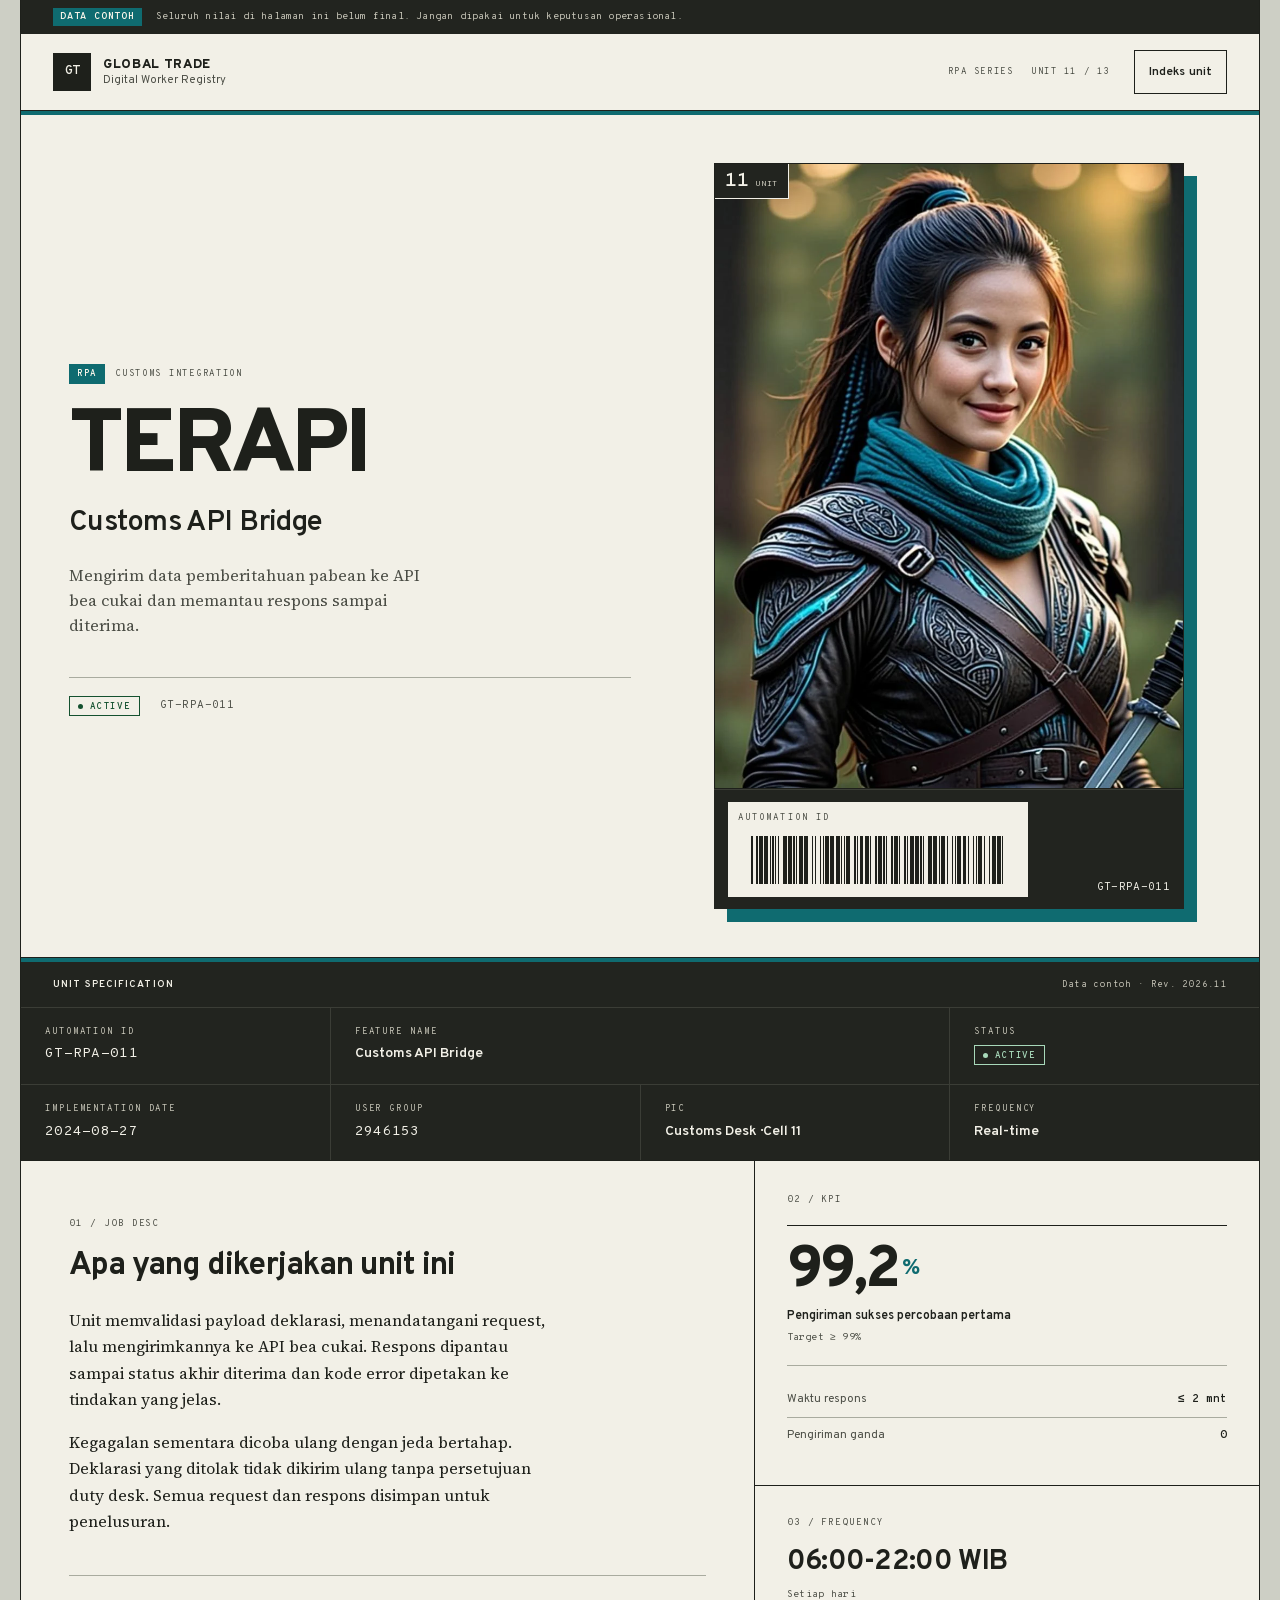
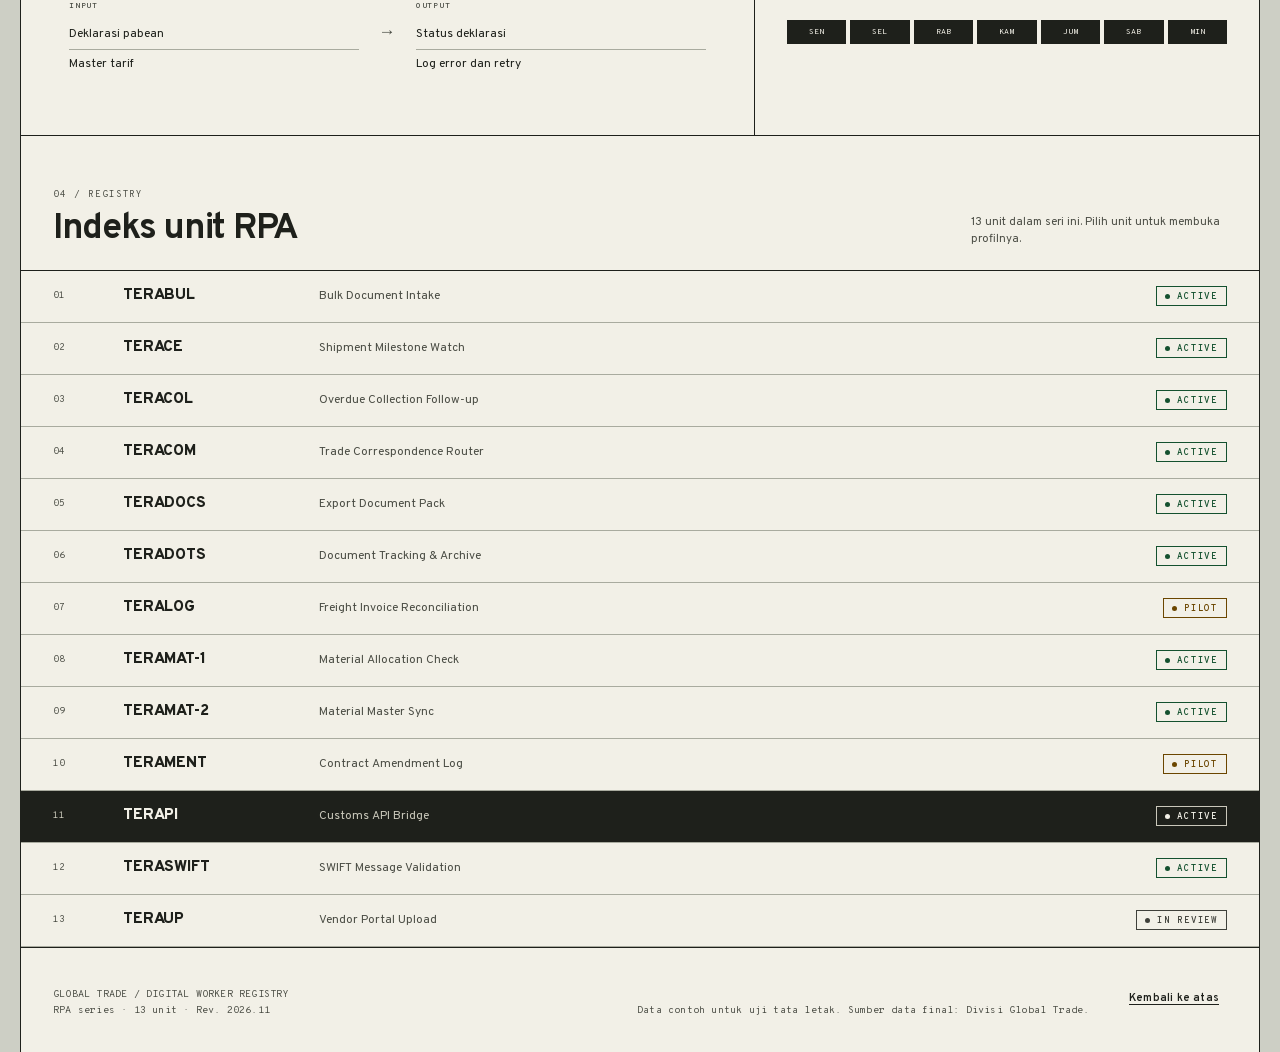
<file: TERAPI.html>
<!doctype html>
<html lang="id">
<head>
  <meta charset="utf-8">
  <meta name="viewport" content="width=device-width, initial-scale=1">
  <meta name="color-scheme" content="light">
  <title>TERAPI · Customs API Bridge · RPA Global Trade</title>
  <meta name="description" content="TERAPI, digital worker RPA Global Trade untuk Customs API Bridge. Automation ID GT-RPA-011. Profil unit, job desc, KPI, frekuensi, dan PIC. Halaman data contoh.">
  <meta property="og:type" content="website">
  <meta property="og:locale" content="id_ID">
  <meta property="og:title" content="TERAPI · Customs API Bridge · RPA Global Trade">
  <meta property="og:description" content="TERAPI, digital worker RPA Global Trade untuk Customs API Bridge. Automation ID GT-RPA-011. Profil unit, job desc, KPI, frekuensi, dan PIC. Halaman data contoh.">
  <link rel="preload" href="./assets/fonts/overpass-var.woff2" as="font" type="font/woff2" crossorigin>
  <link rel="preload" href="./assets/characters/terapi.webp" as="image" type="image/webp" fetchpriority="high">
  <link rel="stylesheet" href="./assets/registry.css">
</head>
<body style="--accent: #0F6B70;">
  <a class="skip-link" href="#main">Lewati ke konten</a>

  <div class="registry" id="top">
    <div class="draft-strip" role="note">
      <span class="draft-label">DATA CONTOH</span>
      <span>Seluruh nilai di halaman ini belum final. Jangan dipakai untuk keputusan operasional.</span>
    </div>

    <header class="masthead">
      <a class="brand" href="#top">
        <span class="brand-mark">GT</span>
        <span class="brand-text">
          <span class="brand-line">GLOBAL TRADE</span>
          <span class="brand-sub">Digital Worker Registry</span>
        </span>
      </a>
      <p class="mast-meta"><span>RPA series</span><span>Unit 11 / 13</span></p>
      <a class="index-link" href="./">Indeks unit</a>
    </header>
    <div class="accent-bar" aria-hidden="true"></div>

    <main id="main" tabindex="-1">
      <section class="hero" aria-labelledby="unit-name">
        <div class="hero-copy">
          <p class="kicker"><span class="kicker-tag">RPA</span><span>Customs integration</span></p>
          <h1 id="unit-name">TERAPI</h1>
          <p class="feature">Customs API Bridge</p>
          <p class="hero-note">Mengirim data pemberitahuan pabean ke API bea cukai dan memantau respons sampai diterima.</p>
          <div class="hero-foot">
            <p class="hero-state"><span class="sr-only">Status unit: </span><span class="status status--active"><span class="status-dot" aria-hidden="true"></span>ACTIVE</span></p>
            <span class="hero-id">GT-RPA-011</span>
          </div>
        </div>

        <figure class="portrait">
          <div class="portrait-inner">
            <div class="portrait-frame">
              <img src="./assets/characters/terapi.webp" width="864" height="1152" alt="Potret karakter TERAPI, digital worker RPA Global Trade." fetchpriority="high">
              <span class="unit-stamp" aria-hidden="true"><span class="stamp-no">11</span><span class="stamp-label">UNIT</span></span>
            </div>
            <figcaption class="portrait-caption">
              <div class="barcode-block">
                <span class="barcode-label">AUTOMATION ID</span>
                <svg class="barcode" viewBox="0 0 212 44" width="212" height="44" preserveAspectRatio="xMidYMid meet" aria-hidden="true" focusable="false" shape-rendering="crispEdges"><rect x="10" y="4" width="1" height="36"/><rect x="14" y="4" width="1" height="36"/><rect x="16" y="4" width="3" height="36"/><rect x="20" y="4" width="3" height="36"/><rect x="24" y="4" width="1" height="36"/><rect x="26" y="4" width="1" height="36"/><rect x="28" y="4" width="1" height="36"/><rect x="30" y="4" width="1" height="36"/><rect x="34" y="4" width="3" height="36"/><rect x="38" y="4" width="3" height="36"/><rect x="42" y="4" width="1" height="36"/><rect x="44" y="4" width="1" height="36"/><rect x="46" y="4" width="3" height="36"/><rect x="50" y="4" width="3" height="36"/><rect x="56" y="4" width="1" height="36"/><rect x="58" y="4" width="1" height="36"/><rect x="62" y="4" width="1" height="36"/><rect x="64" y="4" width="1" height="36"/><rect x="66" y="4" width="3" height="36"/><rect x="70" y="4" width="3" height="36"/><rect x="74" y="4" width="3" height="36"/><rect x="78" y="4" width="1" height="36"/><rect x="80" y="4" width="1" height="36"/><rect x="82" y="4" width="3" height="36"/><rect x="88" y="4" width="1" height="36"/><rect x="90" y="4" width="1" height="36"/><rect x="92" y="4" width="3" height="36"/><rect x="96" y="4" width="3" height="36"/><rect x="100" y="4" width="1" height="36"/><rect x="104" y="4" width="1" height="36"/><rect x="106" y="4" width="3" height="36"/><rect x="110" y="4" width="1" height="36"/><rect x="112" y="4" width="1" height="36"/><rect x="116" y="4" width="1" height="36"/><rect x="118" y="4" width="3" height="36"/><rect x="122" y="4" width="1" height="36"/><rect x="126" y="4" width="1" height="36"/><rect x="128" y="4" width="1" height="36"/><rect x="130" y="4" width="3" height="36"/><rect x="134" y="4" width="3" height="36"/><rect x="138" y="4" width="1" height="36"/><rect x="140" y="4" width="1" height="36"/><rect x="144" y="4" width="3" height="36"/><rect x="148" y="4" width="3" height="36"/><rect x="152" y="4" width="1" height="36"/><rect x="154" y="4" width="3" height="36"/><rect x="158" y="4" width="1" height="36"/><rect x="162" y="4" width="1" height="36"/><rect x="164" y="4" width="1" height="36"/><rect x="166" y="4" width="3" height="36"/><rect x="170" y="4" width="3" height="36"/><rect x="174" y="4" width="1" height="36"/><rect x="178" y="4" width="1" height="36"/><rect x="180" y="4" width="1" height="36"/><rect x="182" y="4" width="3" height="36"/><rect x="186" y="4" width="1" height="36"/><rect x="190" y="4" width="1" height="36"/><rect x="192" y="4" width="3" height="36"/><rect x="196" y="4" width="3" height="36"/><rect x="200" y="4" width="1" height="36"/></svg>
              </div>
              <span class="barcode-id">GT-RPA-011</span>
            </figcaption>
          </div>
        </figure>
      </section>

      <section class="spec" aria-labelledby="spec-title">
        <div class="spec-head">
          <h2 id="spec-title">Unit specification</h2>
          <span>Data contoh · Rev. 2026.11</span>
        </div>
        <dl class="spec-grid">
          <div class="spec-item">
            <dt>Automation ID</dt>
            <dd class="mono">GT-RPA-011</dd>
          </div>
          <div class="spec-item spec-feature">
            <dt>Feature Name</dt>
            <dd>Customs API Bridge</dd>
          </div>
          <div class="spec-item">
            <dt>Status</dt>
            <dd><span class="status status--active"><span class="status-dot" aria-hidden="true"></span>ACTIVE</span></dd>
          </div>
          <div class="spec-item">
            <dt>Implementation Date</dt>
            <dd class="mono"><time datetime="2024-08-27">2024-08-27</time></dd>
          </div>
          <div class="spec-item">
            <dt>User Group</dt>
            <dd class="mono">2946153</dd>
          </div>
          <div class="spec-item">
            <dt>PIC</dt>
            <dd>Customs Desk · Cell 11</dd>
          </div>
          <div class="spec-item">
            <dt>Frequency</dt>
            <dd>Real-time</dd>
          </div>
        </dl>
      </section>

      <section class="record" aria-labelledby="record-title">
        <div class="record-main">
          <p class="section-no">01 / Job desc</p>
          <h2 id="record-title">Apa yang dikerjakan unit ini</h2>
          <div class="prose">
            <p>Unit memvalidasi payload deklarasi, menandatangani request, lalu mengirimkannya ke API bea cukai. Respons dipantau sampai status akhir diterima dan kode error dipetakan ke tindakan yang jelas.</p>
            <p>Kegagalan sementara dicoba ulang dengan jeda bertahap. Deklarasi yang ditolak tidak dikirim ulang tanpa persetujuan duty desk. Semua request dan respons disimpan untuk penelusuran.</p>
          </div>
          <div class="handover">
            <div>
              <h3>INPUT</h3>
              <ul><li>Deklarasi pabean</li><li>Master tarif</li></ul>
            </div>
            <div class="handover-arrow" aria-hidden="true">→</div>
            <div>
              <h3>OUTPUT</h3>
              <ul><li>Status deklarasi</li><li>Log error dan retry</li></ul>
            </div>
          </div>
        </div>

        <aside class="record-side">
          <section class="kpi-block" aria-labelledby="kpi-title">
            <h2 class="section-no" id="kpi-title">02 / KPI</h2>
            <div class="kpi-primary">
              <span class="kpi-value">99,2<span class="kpi-unit">%</span></span>
              <span class="kpi-label">Pengiriman sukses percobaan pertama</span>
              <span class="kpi-target">Target ≥ 99%</span>
            </div>
            <dl class="kpi-list">
              <div><dt>Waktu respons</dt><dd>≤ 2 mnt</dd></div>
              <div><dt>Pengiriman ganda</dt><dd>0</dd></div>
            </dl>
          </section>

          <section class="freq-block" aria-labelledby="freq-title">
            <h2 class="section-no" id="freq-title">03 / Frequency</h2>
            <p class="freq-time">06:00-22:00 WIB</p>
            <p class="freq-days">Setiap hari</p>
            <ul class="week" aria-hidden="true"><li class="is-on">SEN</li><li class="is-on">SEL</li><li class="is-on">RAB</li><li class="is-on">KAM</li><li class="is-on">JUM</li><li class="is-on">SAB</li><li class="is-on">MIN</li></ul>
          </section>
        </aside>
      </section>

      <section class="unit-index" id="unit-index" aria-labelledby="index-title">
        <div class="index-head">
          <div>
            <p class="section-no">04 / Registry</p>
            <h2 id="index-title">Indeks unit RPA</h2>
          </div>
          <p>13 unit dalam seri ini. Pilih unit untuk membuka profilnya.</p>
        </div>
        <ol class="index-list">
          <li>
            <a class="index-row" href="./TERABUL.html">
              <span class="idx-no">01</span>
              <span class="idx-name">TERABUL</span>
              <span class="idx-feature">Bulk Document Intake</span>
              <span class="status status--active"><span class="status-dot" aria-hidden="true"></span>ACTIVE</span>
            </a>
          </li>
          <li>
            <a class="index-row" href="./TERACE.html">
              <span class="idx-no">02</span>
              <span class="idx-name">TERACE</span>
              <span class="idx-feature">Shipment Milestone Watch</span>
              <span class="status status--active"><span class="status-dot" aria-hidden="true"></span>ACTIVE</span>
            </a>
          </li>
          <li>
            <a class="index-row" href="./TERACOL.html">
              <span class="idx-no">03</span>
              <span class="idx-name">TERACOL</span>
              <span class="idx-feature">Overdue Collection Follow-up</span>
              <span class="status status--active"><span class="status-dot" aria-hidden="true"></span>ACTIVE</span>
            </a>
          </li>
          <li>
            <a class="index-row" href="./TERACOM.html">
              <span class="idx-no">04</span>
              <span class="idx-name">TERACOM</span>
              <span class="idx-feature">Trade Correspondence Router</span>
              <span class="status status--active"><span class="status-dot" aria-hidden="true"></span>ACTIVE</span>
            </a>
          </li>
          <li>
            <a class="index-row" href="./TERADOCS.html">
              <span class="idx-no">05</span>
              <span class="idx-name">TERADOCS</span>
              <span class="idx-feature">Export Document Pack</span>
              <span class="status status--active"><span class="status-dot" aria-hidden="true"></span>ACTIVE</span>
            </a>
          </li>
          <li>
            <a class="index-row" href="./TERADOTS.html">
              <span class="idx-no">06</span>
              <span class="idx-name">TERADOTS</span>
              <span class="idx-feature">Document Tracking &amp; Archive</span>
              <span class="status status--active"><span class="status-dot" aria-hidden="true"></span>ACTIVE</span>
            </a>
          </li>
          <li>
            <a class="index-row" href="./TERALOG.html">
              <span class="idx-no">07</span>
              <span class="idx-name">TERALOG</span>
              <span class="idx-feature">Freight Invoice Reconciliation</span>
              <span class="status status--pilot"><span class="status-dot" aria-hidden="true"></span>PILOT</span>
            </a>
          </li>
          <li>
            <a class="index-row" href="./TERAMAT-1.html">
              <span class="idx-no">08</span>
              <span class="idx-name">TERAMAT-1</span>
              <span class="idx-feature">Material Allocation Check</span>
              <span class="status status--active"><span class="status-dot" aria-hidden="true"></span>ACTIVE</span>
            </a>
          </li>
          <li>
            <a class="index-row" href="./TERAMAT-2.html">
              <span class="idx-no">09</span>
              <span class="idx-name">TERAMAT-2</span>
              <span class="idx-feature">Material Master Sync</span>
              <span class="status status--active"><span class="status-dot" aria-hidden="true"></span>ACTIVE</span>
            </a>
          </li>
          <li>
            <a class="index-row" href="./TERAMENT.html">
              <span class="idx-no">10</span>
              <span class="idx-name">TERAMENT</span>
              <span class="idx-feature">Contract Amendment Log</span>
              <span class="status status--pilot"><span class="status-dot" aria-hidden="true"></span>PILOT</span>
            </a>
          </li>
          <li>
            <a class="index-row" href="./TERAPI.html" aria-current="page">
              <span class="idx-no">11</span>
              <span class="idx-name">TERAPI</span>
              <span class="idx-feature">Customs API Bridge</span>
              <span class="status status--active"><span class="status-dot" aria-hidden="true"></span>ACTIVE</span>
            </a>
          </li>
          <li>
            <a class="index-row" href="./TERASWIFT.html">
              <span class="idx-no">12</span>
              <span class="idx-name">TERASWIFT</span>
              <span class="idx-feature">SWIFT Message Validation</span>
              <span class="status status--active"><span class="status-dot" aria-hidden="true"></span>ACTIVE</span>
            </a>
          </li>
          <li>
            <a class="index-row" href="./TERAUP.html">
              <span class="idx-no">13</span>
              <span class="idx-name">TERAUP</span>
              <span class="idx-feature">Vendor Portal Upload</span>
              <span class="status status--in-review"><span class="status-dot" aria-hidden="true"></span>IN REVIEW</span>
            </a>
          </li>
        </ol>
      </section>
    </main>

    <footer class="footer">
      <p>GLOBAL TRADE / DIGITAL WORKER REGISTRY<br>RPA series · 13 unit · Rev. 2026.11</p>
      <p>Data contoh untuk uji tata letak. Sumber data final: Divisi Global Trade.</p>
      <a href="#top">Kembali ke atas</a>
    </footer>
  </div>
</body>
</html>
</file>
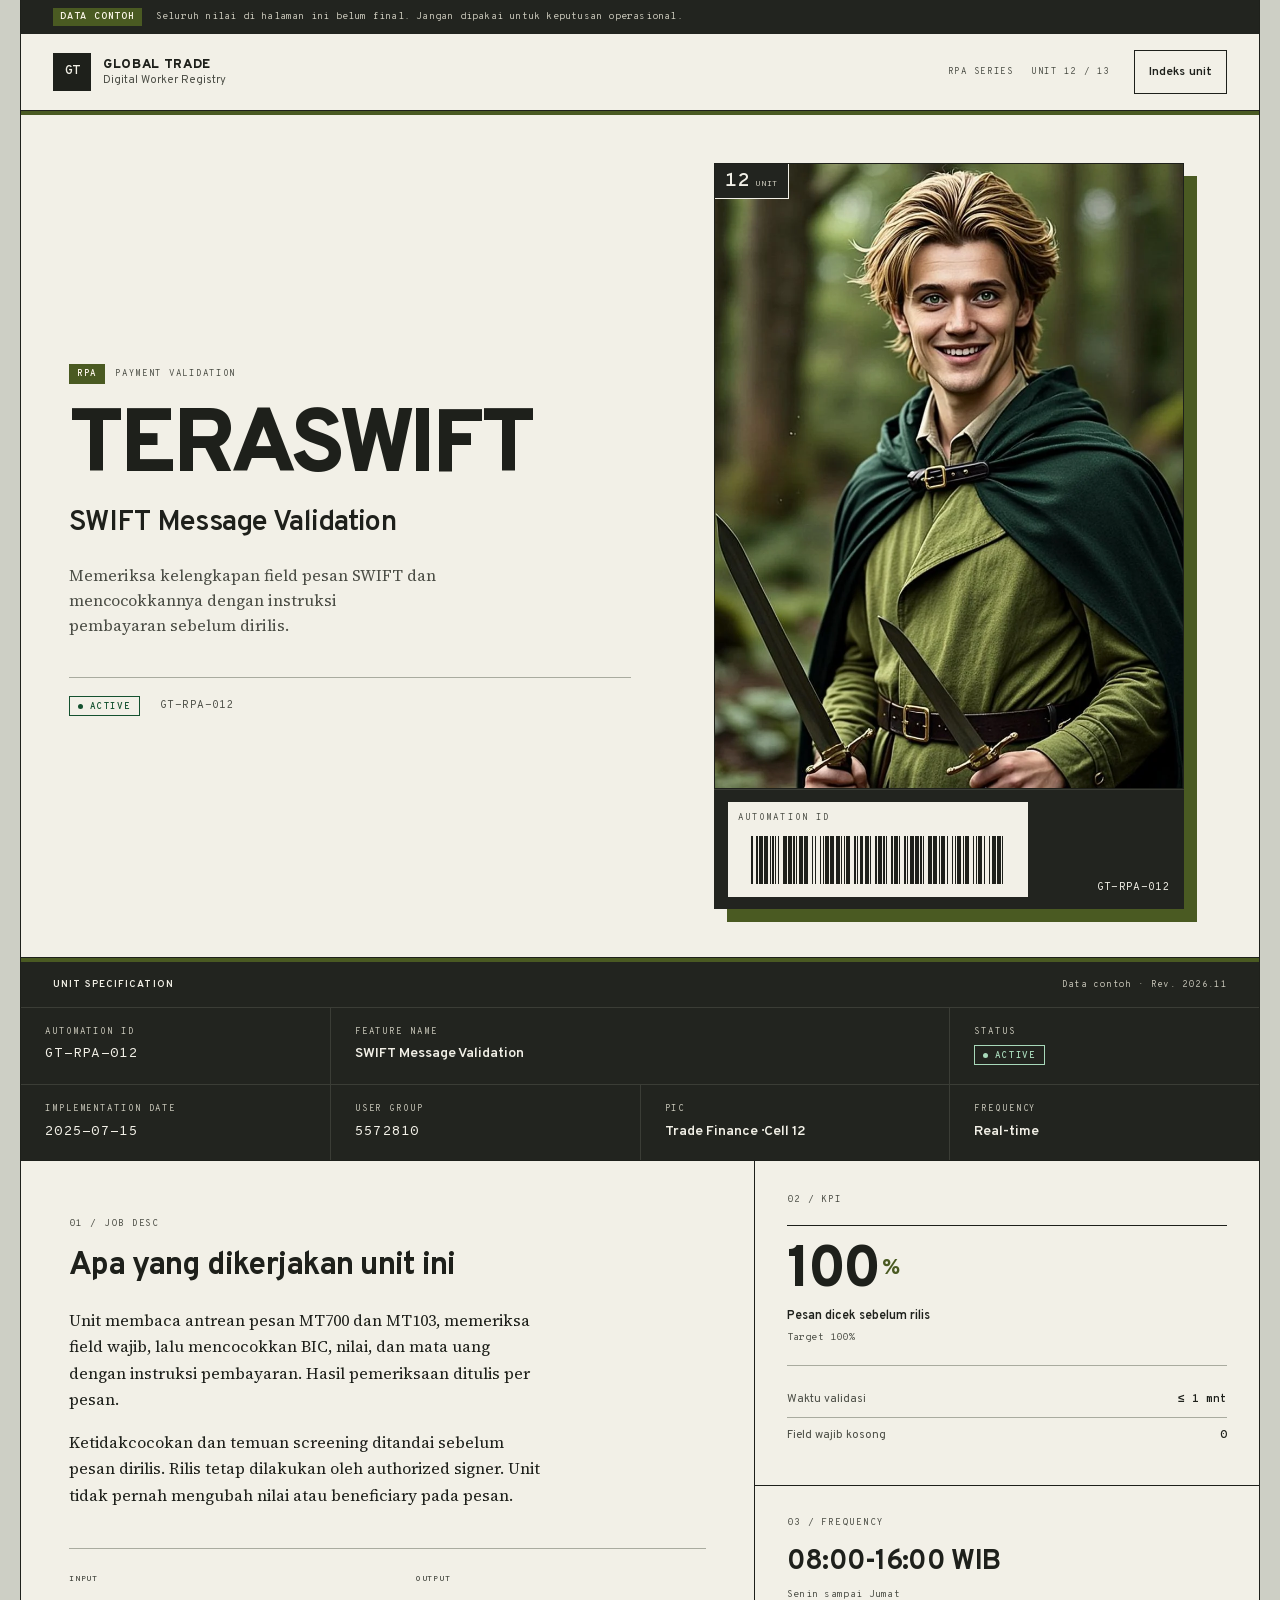
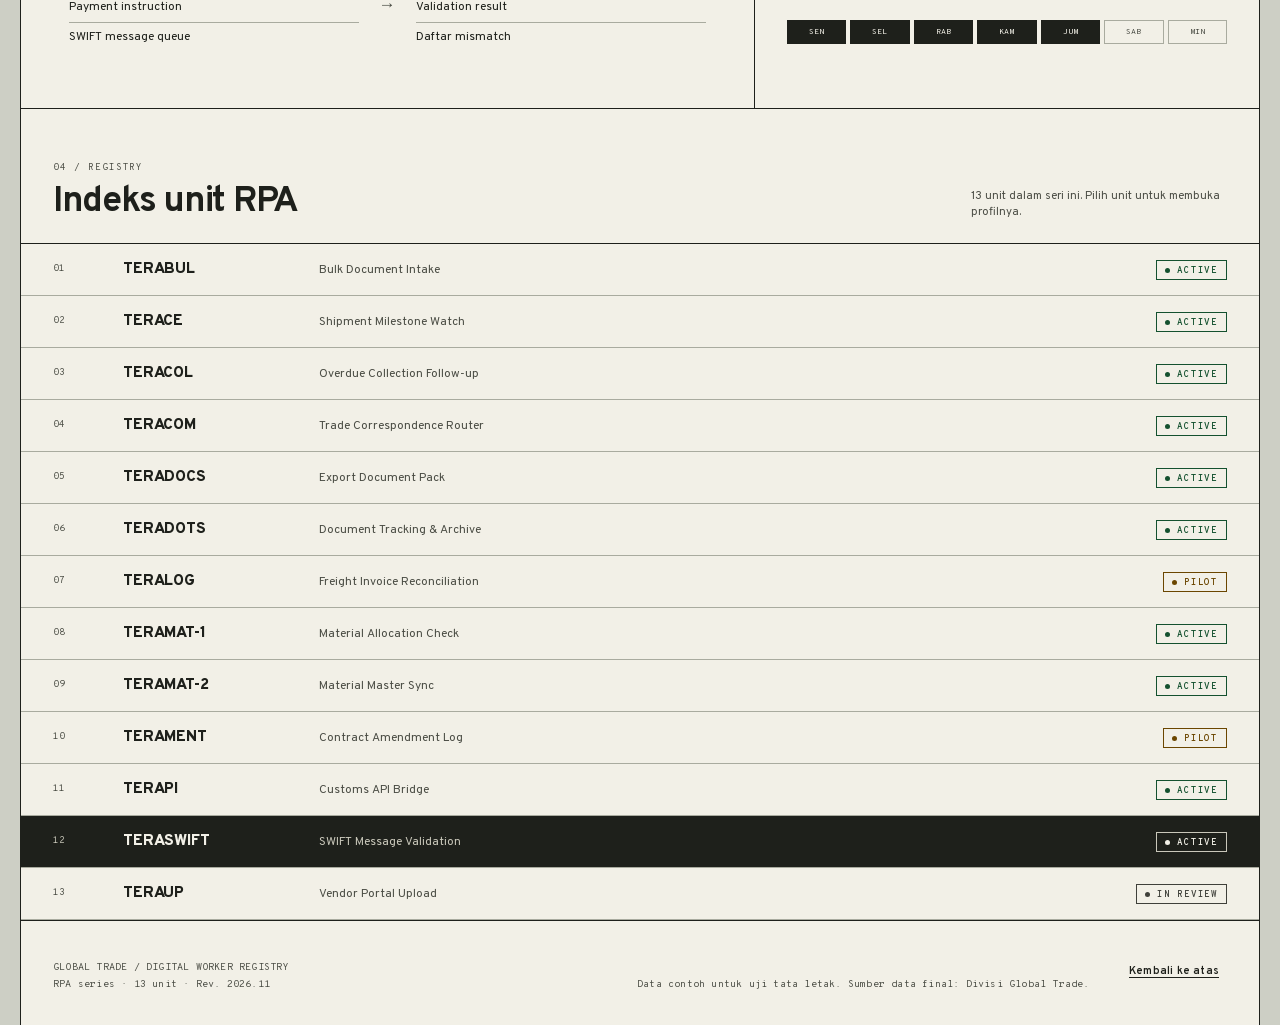
<file: TERASWIFT.html>
<!doctype html>
<html lang="id">
<head>
  <meta charset="utf-8">
  <meta name="viewport" content="width=device-width, initial-scale=1">
  <meta name="color-scheme" content="light">
  <title>TERASWIFT · SWIFT Message Validation · RPA Global Trade</title>
  <meta name="description" content="TERASWIFT, digital worker RPA Global Trade untuk SWIFT Message Validation. Automation ID GT-RPA-012. Profil unit, job desc, KPI, frekuensi, dan PIC. Halaman data contoh.">
  <meta property="og:type" content="website">
  <meta property="og:locale" content="id_ID">
  <meta property="og:title" content="TERASWIFT · SWIFT Message Validation · RPA Global Trade">
  <meta property="og:description" content="TERASWIFT, digital worker RPA Global Trade untuk SWIFT Message Validation. Automation ID GT-RPA-012. Profil unit, job desc, KPI, frekuensi, dan PIC. Halaman data contoh.">
  <link rel="preload" href="./assets/fonts/overpass-var.woff2" as="font" type="font/woff2" crossorigin>
  <link rel="preload" href="./assets/characters/teraswift.webp" as="image" type="image/webp" fetchpriority="high">
  <link rel="stylesheet" href="./assets/registry.css">
</head>
<body style="--accent: #4A5A22;">
  <a class="skip-link" href="#main">Lewati ke konten</a>

  <div class="registry" id="top">
    <div class="draft-strip" role="note">
      <span class="draft-label">DATA CONTOH</span>
      <span>Seluruh nilai di halaman ini belum final. Jangan dipakai untuk keputusan operasional.</span>
    </div>

    <header class="masthead">
      <a class="brand" href="#top">
        <span class="brand-mark">GT</span>
        <span class="brand-text">
          <span class="brand-line">GLOBAL TRADE</span>
          <span class="brand-sub">Digital Worker Registry</span>
        </span>
      </a>
      <p class="mast-meta"><span>RPA series</span><span>Unit 12 / 13</span></p>
      <a class="index-link" href="./">Indeks unit</a>
    </header>
    <div class="accent-bar" aria-hidden="true"></div>

    <main id="main" tabindex="-1">
      <section class="hero" aria-labelledby="unit-name">
        <div class="hero-copy">
          <p class="kicker"><span class="kicker-tag">RPA</span><span>Payment validation</span></p>
          <h1 id="unit-name">TERASWIFT</h1>
          <p class="feature">SWIFT Message Validation</p>
          <p class="hero-note">Memeriksa kelengkapan field pesan SWIFT dan mencocokkannya dengan instruksi pembayaran sebelum dirilis.</p>
          <div class="hero-foot">
            <p class="hero-state"><span class="sr-only">Status unit: </span><span class="status status--active"><span class="status-dot" aria-hidden="true"></span>ACTIVE</span></p>
            <span class="hero-id">GT-RPA-012</span>
          </div>
        </div>

        <figure class="portrait">
          <div class="portrait-inner">
            <div class="portrait-frame">
              <img src="./assets/characters/teraswift.webp" width="864" height="1152" alt="Potret karakter TERASWIFT, digital worker RPA Global Trade." fetchpriority="high">
              <span class="unit-stamp" aria-hidden="true"><span class="stamp-no">12</span><span class="stamp-label">UNIT</span></span>
            </div>
            <figcaption class="portrait-caption">
              <div class="barcode-block">
                <span class="barcode-label">AUTOMATION ID</span>
                <svg class="barcode" viewBox="0 0 212 44" width="212" height="44" preserveAspectRatio="xMidYMid meet" aria-hidden="true" focusable="false" shape-rendering="crispEdges"><rect x="10" y="4" width="1" height="36"/><rect x="14" y="4" width="1" height="36"/><rect x="16" y="4" width="3" height="36"/><rect x="20" y="4" width="3" height="36"/><rect x="24" y="4" width="1" height="36"/><rect x="26" y="4" width="1" height="36"/><rect x="28" y="4" width="1" height="36"/><rect x="30" y="4" width="1" height="36"/><rect x="34" y="4" width="3" height="36"/><rect x="38" y="4" width="3" height="36"/><rect x="42" y="4" width="1" height="36"/><rect x="44" y="4" width="1" height="36"/><rect x="46" y="4" width="3" height="36"/><rect x="50" y="4" width="3" height="36"/><rect x="56" y="4" width="1" height="36"/><rect x="58" y="4" width="1" height="36"/><rect x="62" y="4" width="1" height="36"/><rect x="64" y="4" width="1" height="36"/><rect x="66" y="4" width="3" height="36"/><rect x="70" y="4" width="3" height="36"/><rect x="74" y="4" width="3" height="36"/><rect x="78" y="4" width="1" height="36"/><rect x="80" y="4" width="1" height="36"/><rect x="82" y="4" width="3" height="36"/><rect x="88" y="4" width="1" height="36"/><rect x="90" y="4" width="1" height="36"/><rect x="92" y="4" width="3" height="36"/><rect x="96" y="4" width="3" height="36"/><rect x="100" y="4" width="1" height="36"/><rect x="104" y="4" width="1" height="36"/><rect x="106" y="4" width="3" height="36"/><rect x="110" y="4" width="1" height="36"/><rect x="112" y="4" width="1" height="36"/><rect x="116" y="4" width="1" height="36"/><rect x="118" y="4" width="3" height="36"/><rect x="122" y="4" width="1" height="36"/><rect x="126" y="4" width="1" height="36"/><rect x="128" y="4" width="1" height="36"/><rect x="130" y="4" width="3" height="36"/><rect x="134" y="4" width="3" height="36"/><rect x="138" y="4" width="1" height="36"/><rect x="140" y="4" width="1" height="36"/><rect x="144" y="4" width="3" height="36"/><rect x="148" y="4" width="3" height="36"/><rect x="152" y="4" width="1" height="36"/><rect x="154" y="4" width="3" height="36"/><rect x="158" y="4" width="1" height="36"/><rect x="162" y="4" width="1" height="36"/><rect x="164" y="4" width="1" height="36"/><rect x="166" y="4" width="3" height="36"/><rect x="170" y="4" width="1" height="36"/><rect x="172" y="4" width="3" height="36"/><rect x="178" y="4" width="1" height="36"/><rect x="180" y="4" width="1" height="36"/><rect x="182" y="4" width="3" height="36"/><rect x="186" y="4" width="1" height="36"/><rect x="190" y="4" width="1" height="36"/><rect x="192" y="4" width="3" height="36"/><rect x="196" y="4" width="3" height="36"/><rect x="200" y="4" width="1" height="36"/></svg>
              </div>
              <span class="barcode-id">GT-RPA-012</span>
            </figcaption>
          </div>
        </figure>
      </section>

      <section class="spec" aria-labelledby="spec-title">
        <div class="spec-head">
          <h2 id="spec-title">Unit specification</h2>
          <span>Data contoh · Rev. 2026.11</span>
        </div>
        <dl class="spec-grid">
          <div class="spec-item">
            <dt>Automation ID</dt>
            <dd class="mono">GT-RPA-012</dd>
          </div>
          <div class="spec-item spec-feature">
            <dt>Feature Name</dt>
            <dd>SWIFT Message Validation</dd>
          </div>
          <div class="spec-item">
            <dt>Status</dt>
            <dd><span class="status status--active"><span class="status-dot" aria-hidden="true"></span>ACTIVE</span></dd>
          </div>
          <div class="spec-item">
            <dt>Implementation Date</dt>
            <dd class="mono"><time datetime="2025-07-15">2025-07-15</time></dd>
          </div>
          <div class="spec-item">
            <dt>User Group</dt>
            <dd class="mono">5572810</dd>
          </div>
          <div class="spec-item">
            <dt>PIC</dt>
            <dd>Trade Finance · Cell 12</dd>
          </div>
          <div class="spec-item">
            <dt>Frequency</dt>
            <dd>Real-time</dd>
          </div>
        </dl>
      </section>

      <section class="record" aria-labelledby="record-title">
        <div class="record-main">
          <p class="section-no">01 / Job desc</p>
          <h2 id="record-title">Apa yang dikerjakan unit ini</h2>
          <div class="prose">
            <p>Unit membaca antrean pesan MT700 dan MT103, memeriksa field wajib, lalu mencocokkan BIC, nilai, dan mata uang dengan instruksi pembayaran. Hasil pemeriksaan ditulis per pesan.</p>
            <p>Ketidakcocokan dan temuan screening ditandai sebelum pesan dirilis. Rilis tetap dilakukan oleh authorized signer. Unit tidak pernah mengubah nilai atau beneficiary pada pesan.</p>
          </div>
          <div class="handover">
            <div>
              <h3>INPUT</h3>
              <ul><li>Payment instruction</li><li>SWIFT message queue</li></ul>
            </div>
            <div class="handover-arrow" aria-hidden="true">→</div>
            <div>
              <h3>OUTPUT</h3>
              <ul><li>Validation result</li><li>Daftar mismatch</li></ul>
            </div>
          </div>
        </div>

        <aside class="record-side">
          <section class="kpi-block" aria-labelledby="kpi-title">
            <h2 class="section-no" id="kpi-title">02 / KPI</h2>
            <div class="kpi-primary">
              <span class="kpi-value">100<span class="kpi-unit">%</span></span>
              <span class="kpi-label">Pesan dicek sebelum rilis</span>
              <span class="kpi-target">Target 100%</span>
            </div>
            <dl class="kpi-list">
              <div><dt>Waktu validasi</dt><dd>≤ 1 mnt</dd></div>
              <div><dt>Field wajib kosong</dt><dd>0</dd></div>
            </dl>
          </section>

          <section class="freq-block" aria-labelledby="freq-title">
            <h2 class="section-no" id="freq-title">03 / Frequency</h2>
            <p class="freq-time">08:00-16:00 WIB</p>
            <p class="freq-days">Senin sampai Jumat</p>
            <ul class="week" aria-hidden="true"><li class="is-on">SEN</li><li class="is-on">SEL</li><li class="is-on">RAB</li><li class="is-on">KAM</li><li class="is-on">JUM</li><li class="">SAB</li><li class="">MIN</li></ul>
          </section>
        </aside>
      </section>

      <section class="unit-index" id="unit-index" aria-labelledby="index-title">
        <div class="index-head">
          <div>
            <p class="section-no">04 / Registry</p>
            <h2 id="index-title">Indeks unit RPA</h2>
          </div>
          <p>13 unit dalam seri ini. Pilih unit untuk membuka profilnya.</p>
        </div>
        <ol class="index-list">
          <li>
            <a class="index-row" href="./TERABUL.html">
              <span class="idx-no">01</span>
              <span class="idx-name">TERABUL</span>
              <span class="idx-feature">Bulk Document Intake</span>
              <span class="status status--active"><span class="status-dot" aria-hidden="true"></span>ACTIVE</span>
            </a>
          </li>
          <li>
            <a class="index-row" href="./TERACE.html">
              <span class="idx-no">02</span>
              <span class="idx-name">TERACE</span>
              <span class="idx-feature">Shipment Milestone Watch</span>
              <span class="status status--active"><span class="status-dot" aria-hidden="true"></span>ACTIVE</span>
            </a>
          </li>
          <li>
            <a class="index-row" href="./TERACOL.html">
              <span class="idx-no">03</span>
              <span class="idx-name">TERACOL</span>
              <span class="idx-feature">Overdue Collection Follow-up</span>
              <span class="status status--active"><span class="status-dot" aria-hidden="true"></span>ACTIVE</span>
            </a>
          </li>
          <li>
            <a class="index-row" href="./TERACOM.html">
              <span class="idx-no">04</span>
              <span class="idx-name">TERACOM</span>
              <span class="idx-feature">Trade Correspondence Router</span>
              <span class="status status--active"><span class="status-dot" aria-hidden="true"></span>ACTIVE</span>
            </a>
          </li>
          <li>
            <a class="index-row" href="./TERADOCS.html">
              <span class="idx-no">05</span>
              <span class="idx-name">TERADOCS</span>
              <span class="idx-feature">Export Document Pack</span>
              <span class="status status--active"><span class="status-dot" aria-hidden="true"></span>ACTIVE</span>
            </a>
          </li>
          <li>
            <a class="index-row" href="./TERADOTS.html">
              <span class="idx-no">06</span>
              <span class="idx-name">TERADOTS</span>
              <span class="idx-feature">Document Tracking &amp; Archive</span>
              <span class="status status--active"><span class="status-dot" aria-hidden="true"></span>ACTIVE</span>
            </a>
          </li>
          <li>
            <a class="index-row" href="./TERALOG.html">
              <span class="idx-no">07</span>
              <span class="idx-name">TERALOG</span>
              <span class="idx-feature">Freight Invoice Reconciliation</span>
              <span class="status status--pilot"><span class="status-dot" aria-hidden="true"></span>PILOT</span>
            </a>
          </li>
          <li>
            <a class="index-row" href="./TERAMAT-1.html">
              <span class="idx-no">08</span>
              <span class="idx-name">TERAMAT-1</span>
              <span class="idx-feature">Material Allocation Check</span>
              <span class="status status--active"><span class="status-dot" aria-hidden="true"></span>ACTIVE</span>
            </a>
          </li>
          <li>
            <a class="index-row" href="./TERAMAT-2.html">
              <span class="idx-no">09</span>
              <span class="idx-name">TERAMAT-2</span>
              <span class="idx-feature">Material Master Sync</span>
              <span class="status status--active"><span class="status-dot" aria-hidden="true"></span>ACTIVE</span>
            </a>
          </li>
          <li>
            <a class="index-row" href="./TERAMENT.html">
              <span class="idx-no">10</span>
              <span class="idx-name">TERAMENT</span>
              <span class="idx-feature">Contract Amendment Log</span>
              <span class="status status--pilot"><span class="status-dot" aria-hidden="true"></span>PILOT</span>
            </a>
          </li>
          <li>
            <a class="index-row" href="./TERAPI.html">
              <span class="idx-no">11</span>
              <span class="idx-name">TERAPI</span>
              <span class="idx-feature">Customs API Bridge</span>
              <span class="status status--active"><span class="status-dot" aria-hidden="true"></span>ACTIVE</span>
            </a>
          </li>
          <li>
            <a class="index-row" href="./TERASWIFT.html" aria-current="page">
              <span class="idx-no">12</span>
              <span class="idx-name">TERASWIFT</span>
              <span class="idx-feature">SWIFT Message Validation</span>
              <span class="status status--active"><span class="status-dot" aria-hidden="true"></span>ACTIVE</span>
            </a>
          </li>
          <li>
            <a class="index-row" href="./TERAUP.html">
              <span class="idx-no">13</span>
              <span class="idx-name">TERAUP</span>
              <span class="idx-feature">Vendor Portal Upload</span>
              <span class="status status--in-review"><span class="status-dot" aria-hidden="true"></span>IN REVIEW</span>
            </a>
          </li>
        </ol>
      </section>
    </main>

    <footer class="footer">
      <p>GLOBAL TRADE / DIGITAL WORKER REGISTRY<br>RPA series · 13 unit · Rev. 2026.11</p>
      <p>Data contoh untuk uji tata letak. Sumber data final: Divisi Global Trade.</p>
      <a href="#top">Kembali ke atas</a>
    </footer>
  </div>
</body>
</html>
</file>
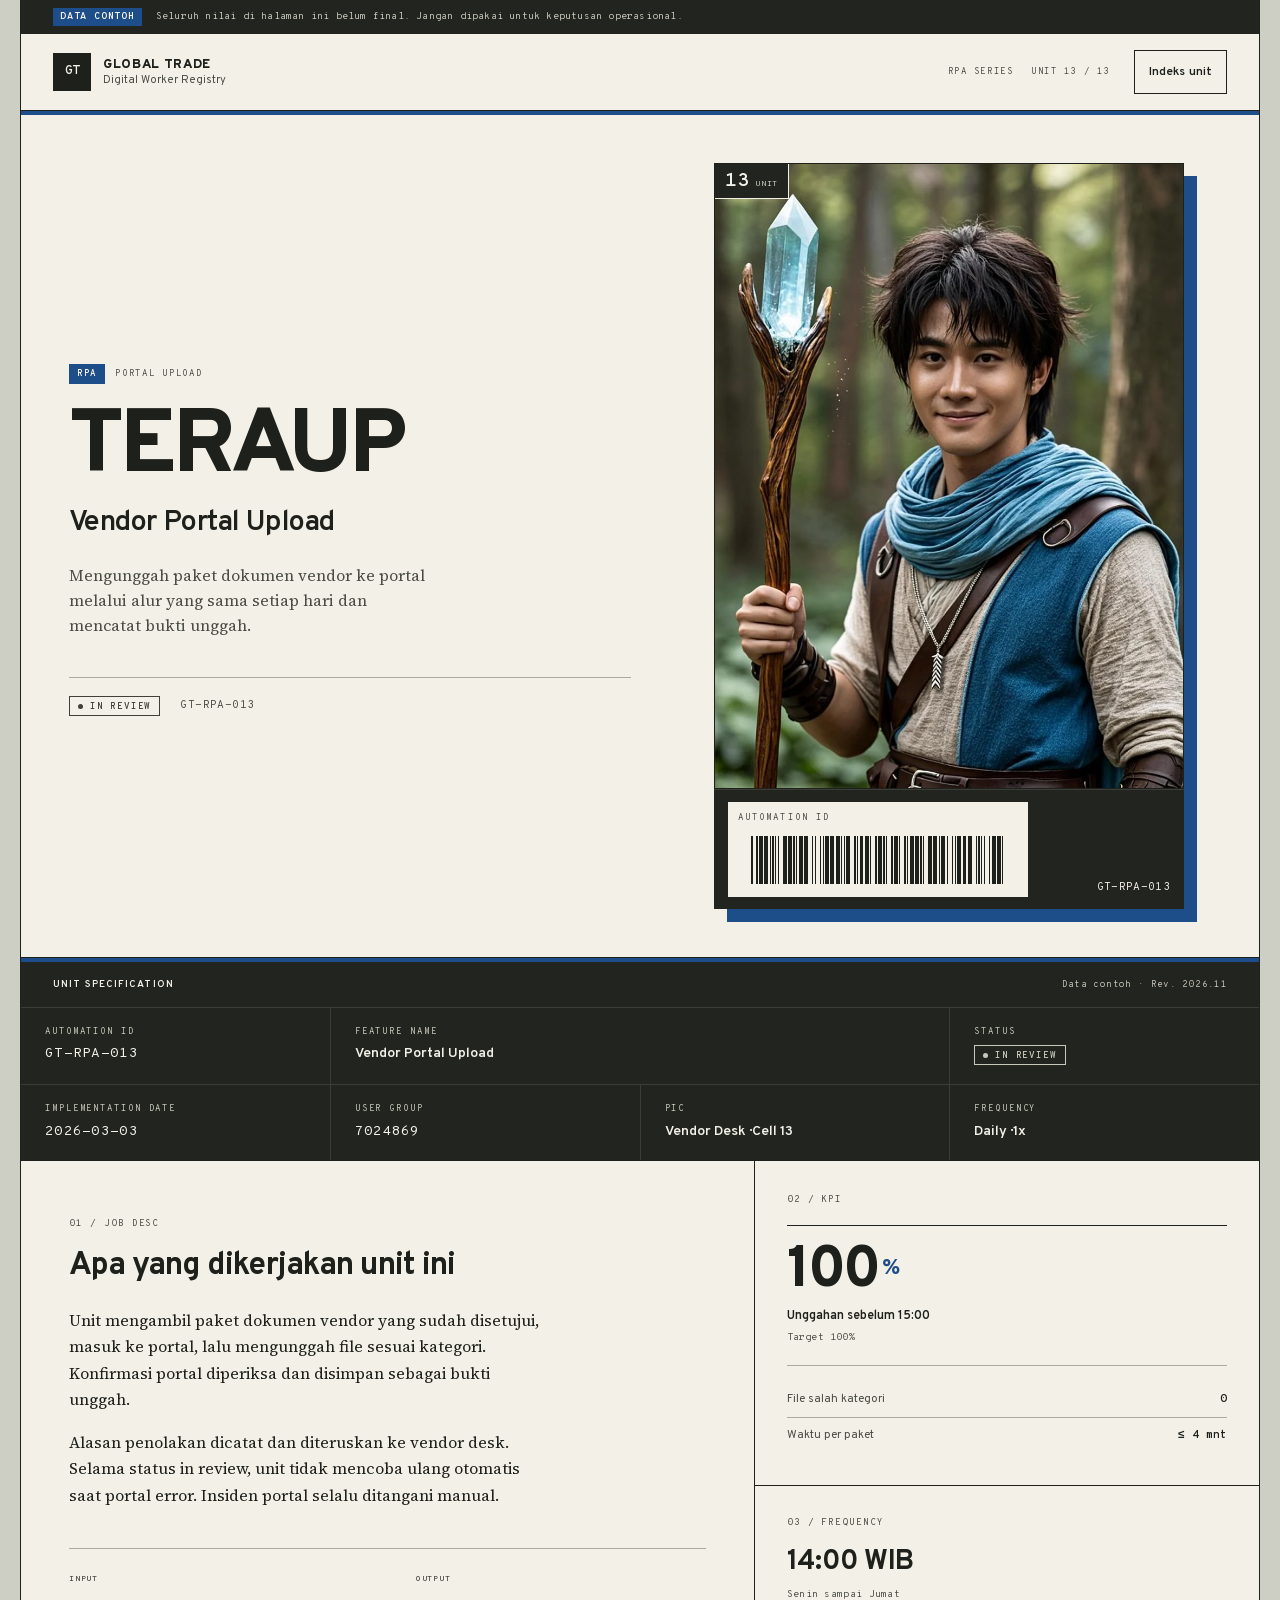
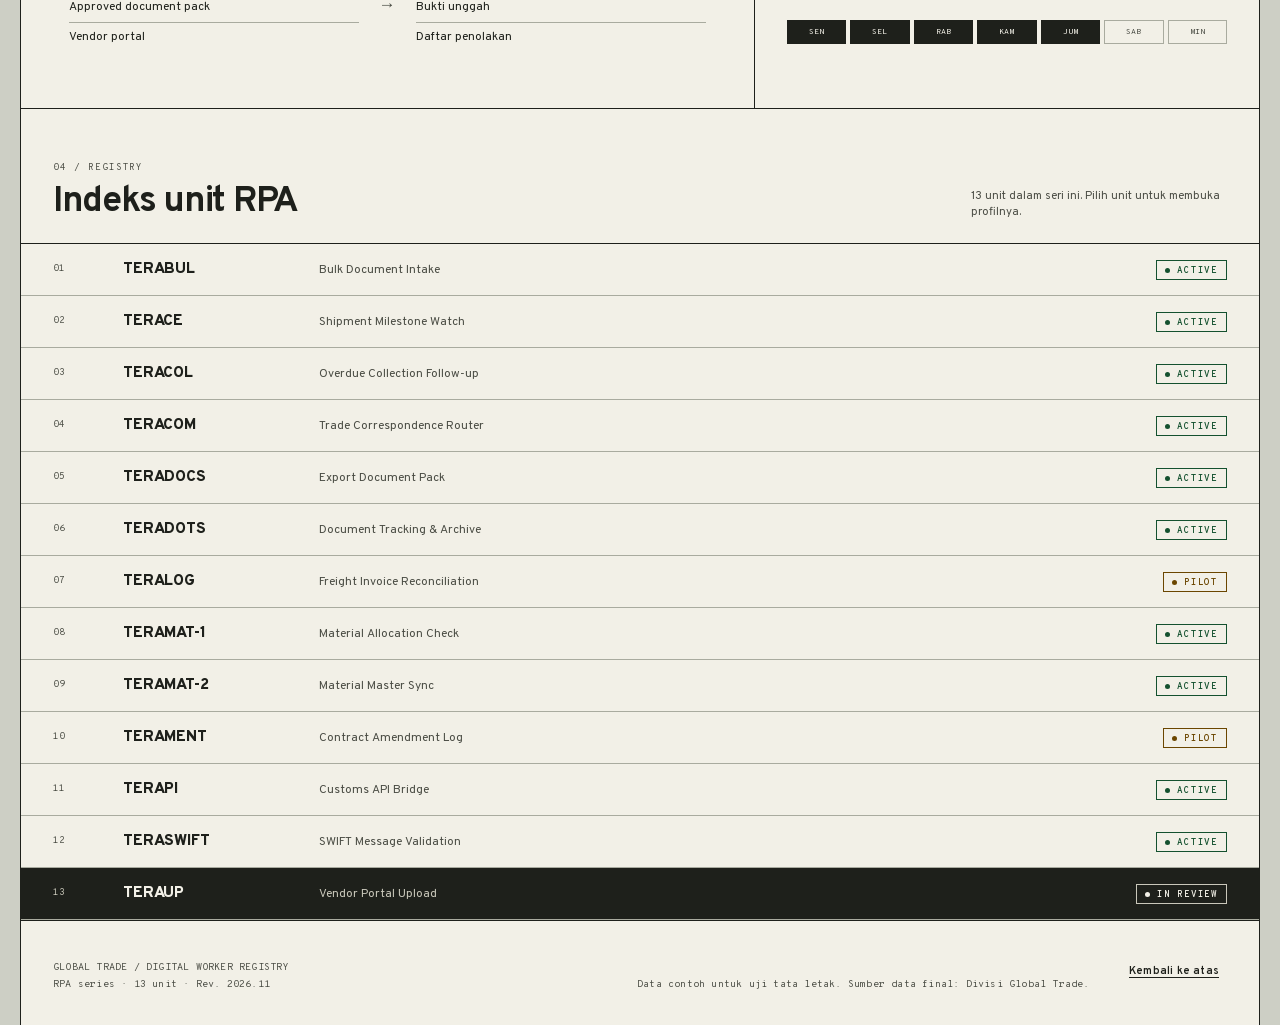
<file: TERAUP.html>
<!doctype html>
<html lang="id">
<head>
  <meta charset="utf-8">
  <meta name="viewport" content="width=device-width, initial-scale=1">
  <meta name="color-scheme" content="light">
  <title>TERAUP · Vendor Portal Upload · RPA Global Trade</title>
  <meta name="description" content="TERAUP, digital worker RPA Global Trade untuk Vendor Portal Upload. Automation ID GT-RPA-013. Profil unit, job desc, KPI, frekuensi, dan PIC. Halaman data contoh.">
  <meta property="og:type" content="website">
  <meta property="og:locale" content="id_ID">
  <meta property="og:title" content="TERAUP · Vendor Portal Upload · RPA Global Trade">
  <meta property="og:description" content="TERAUP, digital worker RPA Global Trade untuk Vendor Portal Upload. Automation ID GT-RPA-013. Profil unit, job desc, KPI, frekuensi, dan PIC. Halaman data contoh.">
  <link rel="preload" href="./assets/fonts/overpass-var.woff2" as="font" type="font/woff2" crossorigin>
  <link rel="preload" href="./assets/characters/teraup.webp" as="image" type="image/webp" fetchpriority="high">
  <link rel="stylesheet" href="./assets/registry.css">
</head>
<body style="--accent: #1D4E89;">
  <a class="skip-link" href="#main">Lewati ke konten</a>

  <div class="registry" id="top">
    <div class="draft-strip" role="note">
      <span class="draft-label">DATA CONTOH</span>
      <span>Seluruh nilai di halaman ini belum final. Jangan dipakai untuk keputusan operasional.</span>
    </div>

    <header class="masthead">
      <a class="brand" href="#top">
        <span class="brand-mark">GT</span>
        <span class="brand-text">
          <span class="brand-line">GLOBAL TRADE</span>
          <span class="brand-sub">Digital Worker Registry</span>
        </span>
      </a>
      <p class="mast-meta"><span>RPA series</span><span>Unit 13 / 13</span></p>
      <a class="index-link" href="./">Indeks unit</a>
    </header>
    <div class="accent-bar" aria-hidden="true"></div>

    <main id="main" tabindex="-1">
      <section class="hero" aria-labelledby="unit-name">
        <div class="hero-copy">
          <p class="kicker"><span class="kicker-tag">RPA</span><span>Portal upload</span></p>
          <h1 id="unit-name">TERAUP</h1>
          <p class="feature">Vendor Portal Upload</p>
          <p class="hero-note">Mengunggah paket dokumen vendor ke portal melalui alur yang sama setiap hari dan mencatat bukti unggah.</p>
          <div class="hero-foot">
            <p class="hero-state"><span class="sr-only">Status unit: </span><span class="status status--in-review"><span class="status-dot" aria-hidden="true"></span>IN REVIEW</span></p>
            <span class="hero-id">GT-RPA-013</span>
          </div>
        </div>

        <figure class="portrait">
          <div class="portrait-inner">
            <div class="portrait-frame">
              <img src="./assets/characters/teraup.webp" width="864" height="1152" alt="Potret karakter TERAUP, digital worker RPA Global Trade." fetchpriority="high">
              <span class="unit-stamp" aria-hidden="true"><span class="stamp-no">13</span><span class="stamp-label">UNIT</span></span>
            </div>
            <figcaption class="portrait-caption">
              <div class="barcode-block">
                <span class="barcode-label">AUTOMATION ID</span>
                <svg class="barcode" viewBox="0 0 212 44" width="212" height="44" preserveAspectRatio="xMidYMid meet" aria-hidden="true" focusable="false" shape-rendering="crispEdges"><rect x="10" y="4" width="1" height="36"/><rect x="14" y="4" width="1" height="36"/><rect x="16" y="4" width="3" height="36"/><rect x="20" y="4" width="3" height="36"/><rect x="24" y="4" width="1" height="36"/><rect x="26" y="4" width="1" height="36"/><rect x="28" y="4" width="1" height="36"/><rect x="30" y="4" width="1" height="36"/><rect x="34" y="4" width="3" height="36"/><rect x="38" y="4" width="3" height="36"/><rect x="42" y="4" width="1" height="36"/><rect x="44" y="4" width="1" height="36"/><rect x="46" y="4" width="3" height="36"/><rect x="50" y="4" width="3" height="36"/><rect x="56" y="4" width="1" height="36"/><rect x="58" y="4" width="1" height="36"/><rect x="62" y="4" width="1" height="36"/><rect x="64" y="4" width="1" height="36"/><rect x="66" y="4" width="3" height="36"/><rect x="70" y="4" width="3" height="36"/><rect x="74" y="4" width="3" height="36"/><rect x="78" y="4" width="1" height="36"/><rect x="80" y="4" width="1" height="36"/><rect x="82" y="4" width="3" height="36"/><rect x="88" y="4" width="1" height="36"/><rect x="90" y="4" width="1" height="36"/><rect x="92" y="4" width="3" height="36"/><rect x="96" y="4" width="3" height="36"/><rect x="100" y="4" width="1" height="36"/><rect x="104" y="4" width="1" height="36"/><rect x="106" y="4" width="3" height="36"/><rect x="110" y="4" width="1" height="36"/><rect x="112" y="4" width="1" height="36"/><rect x="116" y="4" width="1" height="36"/><rect x="118" y="4" width="3" height="36"/><rect x="122" y="4" width="1" height="36"/><rect x="126" y="4" width="1" height="36"/><rect x="128" y="4" width="1" height="36"/><rect x="130" y="4" width="3" height="36"/><rect x="134" y="4" width="3" height="36"/><rect x="138" y="4" width="1" height="36"/><rect x="140" y="4" width="1" height="36"/><rect x="144" y="4" width="3" height="36"/><rect x="148" y="4" width="3" height="36"/><rect x="152" y="4" width="1" height="36"/><rect x="154" y="4" width="3" height="36"/><rect x="158" y="4" width="1" height="36"/><rect x="162" y="4" width="1" height="36"/><rect x="164" y="4" width="1" height="36"/><rect x="166" y="4" width="3" height="36"/><rect x="170" y="4" width="3" height="36"/><rect x="174" y="4" width="3" height="36"/><rect x="180" y="4" width="1" height="36"/><rect x="182" y="4" width="1" height="36"/><rect x="184" y="4" width="1" height="36"/><rect x="186" y="4" width="1" height="36"/><rect x="190" y="4" width="1" height="36"/><rect x="192" y="4" width="3" height="36"/><rect x="196" y="4" width="3" height="36"/><rect x="200" y="4" width="1" height="36"/></svg>
              </div>
              <span class="barcode-id">GT-RPA-013</span>
            </figcaption>
          </div>
        </figure>
      </section>

      <section class="spec" aria-labelledby="spec-title">
        <div class="spec-head">
          <h2 id="spec-title">Unit specification</h2>
          <span>Data contoh · Rev. 2026.11</span>
        </div>
        <dl class="spec-grid">
          <div class="spec-item">
            <dt>Automation ID</dt>
            <dd class="mono">GT-RPA-013</dd>
          </div>
          <div class="spec-item spec-feature">
            <dt>Feature Name</dt>
            <dd>Vendor Portal Upload</dd>
          </div>
          <div class="spec-item">
            <dt>Status</dt>
            <dd><span class="status status--in-review"><span class="status-dot" aria-hidden="true"></span>IN REVIEW</span></dd>
          </div>
          <div class="spec-item">
            <dt>Implementation Date</dt>
            <dd class="mono"><time datetime="2026-03-03">2026-03-03</time></dd>
          </div>
          <div class="spec-item">
            <dt>User Group</dt>
            <dd class="mono">7024869</dd>
          </div>
          <div class="spec-item">
            <dt>PIC</dt>
            <dd>Vendor Desk · Cell 13</dd>
          </div>
          <div class="spec-item">
            <dt>Frequency</dt>
            <dd>Daily · 1x</dd>
          </div>
        </dl>
      </section>

      <section class="record" aria-labelledby="record-title">
        <div class="record-main">
          <p class="section-no">01 / Job desc</p>
          <h2 id="record-title">Apa yang dikerjakan unit ini</h2>
          <div class="prose">
            <p>Unit mengambil paket dokumen vendor yang sudah disetujui, masuk ke portal, lalu mengunggah file sesuai kategori. Konfirmasi portal diperiksa dan disimpan sebagai bukti unggah.</p>
            <p>Alasan penolakan dicatat dan diteruskan ke vendor desk. Selama status in review, unit tidak mencoba ulang otomatis saat portal error. Insiden portal selalu ditangani manual.</p>
          </div>
          <div class="handover">
            <div>
              <h3>INPUT</h3>
              <ul><li>Approved document pack</li><li>Vendor portal</li></ul>
            </div>
            <div class="handover-arrow" aria-hidden="true">→</div>
            <div>
              <h3>OUTPUT</h3>
              <ul><li>Bukti unggah</li><li>Daftar penolakan</li></ul>
            </div>
          </div>
        </div>

        <aside class="record-side">
          <section class="kpi-block" aria-labelledby="kpi-title">
            <h2 class="section-no" id="kpi-title">02 / KPI</h2>
            <div class="kpi-primary">
              <span class="kpi-value">100<span class="kpi-unit">%</span></span>
              <span class="kpi-label">Unggahan sebelum 15:00</span>
              <span class="kpi-target">Target 100%</span>
            </div>
            <dl class="kpi-list">
              <div><dt>File salah kategori</dt><dd>0</dd></div>
              <div><dt>Waktu per paket</dt><dd>≤ 4 mnt</dd></div>
            </dl>
          </section>

          <section class="freq-block" aria-labelledby="freq-title">
            <h2 class="section-no" id="freq-title">03 / Frequency</h2>
            <p class="freq-time">14:00 WIB</p>
            <p class="freq-days">Senin sampai Jumat</p>
            <ul class="week" aria-hidden="true"><li class="is-on">SEN</li><li class="is-on">SEL</li><li class="is-on">RAB</li><li class="is-on">KAM</li><li class="is-on">JUM</li><li class="">SAB</li><li class="">MIN</li></ul>
          </section>
        </aside>
      </section>

      <section class="unit-index" id="unit-index" aria-labelledby="index-title">
        <div class="index-head">
          <div>
            <p class="section-no">04 / Registry</p>
            <h2 id="index-title">Indeks unit RPA</h2>
          </div>
          <p>13 unit dalam seri ini. Pilih unit untuk membuka profilnya.</p>
        </div>
        <ol class="index-list">
          <li>
            <a class="index-row" href="./TERABUL.html">
              <span class="idx-no">01</span>
              <span class="idx-name">TERABUL</span>
              <span class="idx-feature">Bulk Document Intake</span>
              <span class="status status--active"><span class="status-dot" aria-hidden="true"></span>ACTIVE</span>
            </a>
          </li>
          <li>
            <a class="index-row" href="./TERACE.html">
              <span class="idx-no">02</span>
              <span class="idx-name">TERACE</span>
              <span class="idx-feature">Shipment Milestone Watch</span>
              <span class="status status--active"><span class="status-dot" aria-hidden="true"></span>ACTIVE</span>
            </a>
          </li>
          <li>
            <a class="index-row" href="./TERACOL.html">
              <span class="idx-no">03</span>
              <span class="idx-name">TERACOL</span>
              <span class="idx-feature">Overdue Collection Follow-up</span>
              <span class="status status--active"><span class="status-dot" aria-hidden="true"></span>ACTIVE</span>
            </a>
          </li>
          <li>
            <a class="index-row" href="./TERACOM.html">
              <span class="idx-no">04</span>
              <span class="idx-name">TERACOM</span>
              <span class="idx-feature">Trade Correspondence Router</span>
              <span class="status status--active"><span class="status-dot" aria-hidden="true"></span>ACTIVE</span>
            </a>
          </li>
          <li>
            <a class="index-row" href="./TERADOCS.html">
              <span class="idx-no">05</span>
              <span class="idx-name">TERADOCS</span>
              <span class="idx-feature">Export Document Pack</span>
              <span class="status status--active"><span class="status-dot" aria-hidden="true"></span>ACTIVE</span>
            </a>
          </li>
          <li>
            <a class="index-row" href="./TERADOTS.html">
              <span class="idx-no">06</span>
              <span class="idx-name">TERADOTS</span>
              <span class="idx-feature">Document Tracking &amp; Archive</span>
              <span class="status status--active"><span class="status-dot" aria-hidden="true"></span>ACTIVE</span>
            </a>
          </li>
          <li>
            <a class="index-row" href="./TERALOG.html">
              <span class="idx-no">07</span>
              <span class="idx-name">TERALOG</span>
              <span class="idx-feature">Freight Invoice Reconciliation</span>
              <span class="status status--pilot"><span class="status-dot" aria-hidden="true"></span>PILOT</span>
            </a>
          </li>
          <li>
            <a class="index-row" href="./TERAMAT-1.html">
              <span class="idx-no">08</span>
              <span class="idx-name">TERAMAT-1</span>
              <span class="idx-feature">Material Allocation Check</span>
              <span class="status status--active"><span class="status-dot" aria-hidden="true"></span>ACTIVE</span>
            </a>
          </li>
          <li>
            <a class="index-row" href="./TERAMAT-2.html">
              <span class="idx-no">09</span>
              <span class="idx-name">TERAMAT-2</span>
              <span class="idx-feature">Material Master Sync</span>
              <span class="status status--active"><span class="status-dot" aria-hidden="true"></span>ACTIVE</span>
            </a>
          </li>
          <li>
            <a class="index-row" href="./TERAMENT.html">
              <span class="idx-no">10</span>
              <span class="idx-name">TERAMENT</span>
              <span class="idx-feature">Contract Amendment Log</span>
              <span class="status status--pilot"><span class="status-dot" aria-hidden="true"></span>PILOT</span>
            </a>
          </li>
          <li>
            <a class="index-row" href="./TERAPI.html">
              <span class="idx-no">11</span>
              <span class="idx-name">TERAPI</span>
              <span class="idx-feature">Customs API Bridge</span>
              <span class="status status--active"><span class="status-dot" aria-hidden="true"></span>ACTIVE</span>
            </a>
          </li>
          <li>
            <a class="index-row" href="./TERASWIFT.html">
              <span class="idx-no">12</span>
              <span class="idx-name">TERASWIFT</span>
              <span class="idx-feature">SWIFT Message Validation</span>
              <span class="status status--active"><span class="status-dot" aria-hidden="true"></span>ACTIVE</span>
            </a>
          </li>
          <li>
            <a class="index-row" href="./TERAUP.html" aria-current="page">
              <span class="idx-no">13</span>
              <span class="idx-name">TERAUP</span>
              <span class="idx-feature">Vendor Portal Upload</span>
              <span class="status status--in-review"><span class="status-dot" aria-hidden="true"></span>IN REVIEW</span>
            </a>
          </li>
        </ol>
      </section>
    </main>

    <footer class="footer">
      <p>GLOBAL TRADE / DIGITAL WORKER REGISTRY<br>RPA series · 13 unit · Rev. 2026.11</p>
      <p>Data contoh untuk uji tata letak. Sumber data final: Divisi Global Trade.</p>
      <a href="#top">Kembali ke atas</a>
    </footer>
  </div>
</body>
</html>
</file>
<file: assets/registry.css>
/* ==========================================================================
   Global Trade Digital Worker Registry / RPA series
   A printed equipment sheet, not a dashboard. See rpa/README.md for reasons.
   ========================================================================== */

@font-face {
  font-family: "Overpass";
  src: url("./fonts/overpass-var.woff2") format("woff2");
  font-weight: 100 900;
  font-style: normal;
  font-display: swap;
}

@font-face {
  font-family: "Overpass Mono";
  src: url("./fonts/overpass-mono-var.woff2") format("woff2");
  font-weight: 300 700;
  font-style: normal;
  font-display: swap;
}

@font-face {
  font-family: "Source Serif 4";
  src: url("./fonts/source-serif-4-var.woff2") format("woff2");
  font-weight: 200 900;
  font-style: normal;
  font-display: swap;
}

:root {
  --bone: #f2f0e7;
  --bone-2: #e7e4d8;
  --steel: #cdcfc5;
  --ink: #1e201b;
  --ink-2: #4b4d45;
  --line: #a9ab9f;
  --line-dark: #3b3d36;
  --graphite: #22241f;
  --graphite-2: #2d2f29;
  --bone-dim: #c9c7ba;
  --accent: #7a1f2b;
  --accent-ink: #fff8ec;
  --status-active: #14512f;
  --status-pilot: #6b4600;
  --status-review: #3f403a;
  --font-sans: "Overpass", "Helvetica Neue", Arial, sans-serif;
  --font-serif: "Source Serif 4", Georgia, "Times New Roman", serif;
  --font-mono: "Overpass Mono", "SFMono-Regular", Consolas, monospace;
  --page: 1240px;
}

*,
*::before,
*::after {
  box-sizing: border-box;
}

html {
  background: var(--steel);
  -webkit-text-size-adjust: 100%;
}

body {
  margin: 0;
  background: var(--steel);
  color: var(--ink);
  font-family: var(--font-sans);
  line-height: 1.5;
  font-synthesis: none;
}

img {
  display: block;
  max-width: 100%;
  background: var(--graphite-2);
}

a {
  color: inherit;
}

a,
button {
  cursor: pointer;
}

::selection {
  background: var(--ink);
  color: var(--bone);
}

:focus-visible {
  outline: 3px solid var(--accent);
  outline-offset: 3px;
}

.sr-only {
  position: absolute;
  width: 1px;
  height: 1px;
  padding: 0;
  margin: -1px;
  overflow: hidden;
  clip: rect(0, 0, 0, 0);
  white-space: nowrap;
  border: 0;
}

.skip-link {
  position: absolute;
  top: -120px;
  left: 12px;
  z-index: 20;
  display: inline-flex;
  align-items: center;
  min-height: 44px;
  padding: 12px 16px;
  background: var(--ink);
  color: var(--bone);
  font-family: var(--font-mono);
  font-size: 12px;
  text-decoration: none;
}

.skip-link:focus {
  top: 12px;
}

.skip-link:hover {
  background: var(--accent);
  color: var(--accent-ink);
}

.registry {
  max-width: var(--page);
  margin: 0 auto;
  background: var(--bone);
  border-left: 1px solid var(--ink);
  border-right: 1px solid var(--ink);
}

/* Draft strip ------------------------------------------------------------- */

.draft-strip {
  display: flex;
  flex-wrap: wrap;
  gap: 7px 14px;
  align-items: center;
  padding: 8px 32px;
  background: var(--graphite);
  color: var(--bone-dim);
  font-family: var(--font-mono);
  font-size: 10px;
  line-height: 1.4;
  letter-spacing: 0.02em;
}

.draft-label {
  flex: none;
  padding: 2px 7px;
  background: var(--accent);
  color: var(--accent-ink);
  font-weight: 600;
  letter-spacing: 0.08em;
}

/* Masthead ---------------------------------------------------------------- */

.masthead {
  display: grid;
  grid-template-columns: 1fr auto auto;
  gap: 24px;
  align-items: center;
  padding: 16px 32px;
  border-bottom: 1px solid var(--ink);
}

.brand {
  display: inline-flex;
  align-items: center;
  gap: 12px;
  min-height: 44px;
  text-decoration: none;
  width: fit-content;
}

.brand:hover .brand-text {
  text-decoration: underline;
  text-decoration-thickness: 1px;
  text-underline-offset: 4px;
}

.brand:active .brand-mark {
  background: var(--accent);
  color: var(--accent-ink);
}

.brand-mark {
  display: grid;
  place-items: center;
  width: 38px;
  height: 38px;
  background: var(--ink);
  color: var(--bone);
  font-family: var(--font-mono);
  font-size: 13px;
  font-weight: 600;
  letter-spacing: -0.04em;
}

.brand-text {
  display: flex;
  flex-direction: column;
  gap: 2px;
  line-height: 1.1;
}

.brand-line {
  font-size: 13px;
  font-weight: 800;
  letter-spacing: 0.05em;
}

.brand-sub {
  font-size: 11px;
  color: var(--ink-2);
}

.mast-meta {
  display: flex;
  gap: 18px;
  margin: 0;
  font-family: var(--font-mono);
  font-size: 9px;
  letter-spacing: 0.06em;
  color: var(--ink-2);
  text-transform: uppercase;
}

.index-link {
  display: inline-flex;
  align-items: center;
  min-height: 44px;
  padding: 0 14px;
  border: 1px solid var(--ink);
  font-size: 12px;
  font-weight: 600;
  text-decoration: none;
  letter-spacing: 0.01em;
}

.index-link:hover {
  background: var(--ink);
  color: var(--bone);
}

.index-link:active {
  background: var(--accent);
  border-color: var(--accent);
  color: var(--accent-ink);
}

.accent-bar {
  height: 4px;
  background: var(--accent);
}

/* Hero -------------------------------------------------------------------- */

.hero {
  display: grid;
  grid-template-columns: minmax(0, 1.05fr) minmax(0, 0.95fr);
  border-bottom: 1px solid var(--ink);
}

.hero-copy {
  display: flex;
  flex-direction: column;
  justify-content: center;
  min-width: 0;
  padding: 64px 40px 56px 48px;
}

.kicker {
  display: flex;
  flex-wrap: wrap;
  gap: 10px;
  align-items: center;
  margin: 0 0 26px;
  color: var(--ink-2);
  font-family: var(--font-mono);
  font-size: 9px;
  letter-spacing: 0.08em;
  text-transform: uppercase;
}

.kicker-tag {
  padding: 3px 8px;
  background: var(--accent);
  color: var(--accent-ink);
  font-weight: 600;
}

h1 {
  margin: 0;
  font-size: clamp(3.55rem, 7vw, 6.4rem);
  font-weight: 800;
  line-height: 0.86;
  letter-spacing: -0.045em;
  text-transform: uppercase;
}

.feature {
  max-width: 19ch;
  margin: 20px 0 0;
  font-size: clamp(1.35rem, 2.3vw, 1.8rem);
  font-weight: 600;
  line-height: 1.12;
  letter-spacing: -0.02em;
}

.hero-note {
  max-width: 46ch;
  margin: 24px 0 0;
  color: var(--ink-2);
  font-family: var(--font-serif);
  font-size: clamp(1rem, 1.25vw, 1.13rem);
  line-height: 1.58;
}

.hero-foot {
  display: flex;
  flex-wrap: wrap;
  gap: 12px 20px;
  align-items: center;
  margin-top: 38px;
  padding-top: 18px;
  border-top: 1px solid var(--line);
}

.hero-state {
  display: flex;
  margin: 0;
}

.hero-id {
  color: var(--ink-2);
  font-family: var(--font-mono);
  font-size: 11px;
  letter-spacing: 0.04em;
}

/* Status is semantic: the label always accompanies the colour. */
.status {
  display: inline-flex;
  align-items: center;
  gap: 7px;
  padding: 5px 8px 4px;
  border: 1px solid currentColor;
  font-family: var(--font-mono);
  font-size: 9px;
  font-weight: 600;
  line-height: 1;
  letter-spacing: 0.09em;
  text-transform: uppercase;
  white-space: nowrap;
}

.status-dot {
  width: 5px;
  height: 5px;
  flex: none;
  border-radius: 50%;
  background: currentColor;
}

.status--active {
  color: var(--status-active);
}

.status--pilot {
  color: var(--status-pilot);
}

.status--in-review {
  color: var(--status-review);
}

/* Portrait ---------------------------------------------------------------- */

.portrait {
  display: flex;
  align-items: center;
  justify-content: center;
  min-width: 0;
  margin: 0;
  padding: 48px 48px 48px 16px;
}

.portrait-inner {
  position: relative;
  width: 100%;
  max-width: 470px;
}

.portrait-inner::before {
  content: "";
  position: absolute;
  inset: 13px -13px -13px 13px;
  background: var(--accent);
}

.portrait-frame {
  position: relative;
  z-index: 1;
  border: 1px solid var(--ink);
  background: var(--graphite);
}

.portrait-frame img {
  width: 100%;
  height: auto;
  aspect-ratio: 3 / 4;
  object-fit: cover;
  object-position: 50% 20%;
}

.unit-stamp {
  position: absolute;
  top: 0;
  left: 0;
  display: flex;
  align-items: baseline;
  gap: 6px;
  padding: 8px 10px 7px;
  border-right: 1px solid var(--bone);
  border-bottom: 1px solid var(--bone);
  background: var(--graphite);
  color: var(--bone);
}

.stamp-no {
  font-family: var(--font-mono);
  font-size: 19px;
  font-weight: 600;
  line-height: 1;
}

.stamp-label {
  color: var(--bone-dim);
  font-family: var(--font-mono);
  font-size: 8px;
  letter-spacing: 0.1em;
}

.portrait-caption {
  position: relative;
  z-index: 1;
  display: flex;
  flex-wrap: wrap;
  gap: 10px 16px;
  align-items: flex-end;
  justify-content: space-between;
  padding: 12px 14px;
  border-top: 1px solid var(--line-dark);
  background: var(--graphite);
}

.barcode-block {
  display: flex;
  flex-direction: column;
  gap: 6px;
  min-width: 0;
  flex: 0 1 300px;
  padding: 9px 10px 8px;
  background: var(--bone);
  color: var(--ink);
}

.barcode-label {
  color: var(--ink-2);
  font-family: var(--font-mono);
  font-size: 9px;
  letter-spacing: 0.12em;
}

.barcode {
  display: block;
  width: 280px;
  max-width: 100%;
  height: auto;
  color: var(--ink);
  fill: currentColor;
}

.barcode-id {
  padding-bottom: 1px;
  color: var(--bone);
  font-family: var(--font-mono);
  font-size: 11px;
  letter-spacing: 0.03em;
}

/* Specification plate ----------------------------------------------------- */

.spec {
  border-top: 4px solid var(--accent);
  border-bottom: 1px solid var(--ink);
  background: var(--graphite);
  color: var(--bone);
}

.spec-head {
  display: flex;
  flex-wrap: wrap;
  gap: 8px 20px;
  align-items: baseline;
  justify-content: space-between;
  padding: 15px 32px;
  border-bottom: 1px solid var(--line-dark);
}

.spec-head h2 {
  margin: 0;
  font-family: var(--font-sans);
  font-size: 10px;
  font-weight: 600;
  letter-spacing: 0.11em;
  text-transform: uppercase;
}

.spec-head span {
  color: var(--bone-dim);
  font-family: var(--font-mono);
  font-size: 9px;
  letter-spacing: 0.04em;
}

.spec-grid {
  display: grid;
  grid-template-columns: repeat(4, minmax(0, 1fr));
  gap: 1px;
  margin: 0;
  padding: 0;
  background: var(--line-dark);
}

.spec-item {
  min-width: 0;
  padding: 17px 24px 19px;
  background: var(--graphite);
}

.spec-feature {
  grid-column: span 2;
}

.spec dt {
  margin: 0 0 7px;
  color: var(--bone-dim);
  font-family: var(--font-mono);
  font-size: 9px;
  font-weight: 400;
  letter-spacing: 0.1em;
  text-transform: uppercase;
}

.spec dd {
  margin: 0;
  font-size: 14px;
  font-weight: 600;
  line-height: 1.3;
  overflow-wrap: break-word;
}

.spec dd.mono {
  font-family: var(--font-mono);
  font-weight: 400;
  letter-spacing: 0.02em;
}

.spec .status {
  font-size: 9px;
}

.spec .status--active {
  color: #a8d9ba;
}

.spec .status--pilot {
  color: #e9c173;
}

.spec .status--in-review {
  color: #c9c7ba;
}

/* Operating record -------------------------------------------------------- */

.record {
  display: grid;
  grid-template-columns: minmax(0, 1.45fr) minmax(0, 1fr);
  border-bottom: 1px solid var(--ink);
}

.record-main {
  min-width: 0;
  padding: 56px 48px;
}

.record-side {
  min-width: 0;
  border-left: 1px solid var(--ink);
}

.section-no {
  margin: 0 0 18px;
  color: var(--ink-2);
  font-family: var(--font-mono);
  font-size: 9.5px;
  font-weight: 400;
  letter-spacing: 0.1em;
  text-transform: uppercase;
}

.record-main h2 {
  max-width: 21ch;
  margin: 0 0 22px;
  font-size: clamp(1.6rem, 2.5vw, 2.1rem);
  font-weight: 700;
  line-height: 1.12;
  letter-spacing: -0.03em;
}

.prose p {
  max-width: 60ch;
  margin: 0 0 1em;
  font-family: var(--font-serif);
  font-size: clamp(1.01rem, 1.25vw, 1.13rem);
  line-height: 1.64;
  color: var(--ink);
}

.prose p:last-child {
  margin-bottom: 0;
}

.handover {
  display: grid;
  grid-template-columns: minmax(0, 1fr) auto minmax(0, 1fr);
  gap: 20px;
  align-items: start;
  margin-top: 40px;
  padding-top: 24px;
  border-top: 1px solid var(--line);
}

.handover h3 {
  margin: 0 0 8px;
  color: var(--ink-2);
  font-family: var(--font-mono);
  font-size: 8px;
  font-weight: 600;
  letter-spacing: 0.1em;
}

.handover ul {
  margin: 0;
  padding: 0;
  list-style: none;
}

.handover li {
  padding: 6px 0;
  border-bottom: 1px solid var(--line);
  font-size: 12px;
  line-height: 1.4;
}

.handover li:last-child {
  border-bottom: 0;
}

.handover-arrow {
  padding-top: 25px;
  color: var(--ink-2);
  font-size: 17px;
  line-height: 1;
}

.kpi-block {
  padding: 32px;
}

.kpi-primary {
  padding: 20px 0;
  border-top: 1px solid var(--ink);
  border-bottom: 1px solid var(--line);
}

.kpi-value {
  display: block;
  font-size: clamp(3rem, 4.6vw, 4.1rem);
  font-weight: 800;
  line-height: 0.88;
  letter-spacing: -0.05em;
}

.kpi-unit {
  margin-left: 4px;
  color: var(--accent);
  font-size: 0.36em;
  font-weight: 600;
  letter-spacing: 0;
  vertical-align: 0.55em;
}

.kpi-label {
  display: block;
  max-width: 30ch;
  margin-top: 10px;
  font-size: 12.5px;
  font-weight: 600;
  line-height: 1.35;
}

.kpi-target {
  display: block;
  margin-top: 5px;
  color: var(--ink-2);
  font-family: var(--font-mono);
  font-size: 10px;
  letter-spacing: 0.02em;
}

.kpi-list {
  margin: 16px 0 0;
}

.kpi-list > div {
  display: flex;
  gap: 16px;
  align-items: baseline;
  justify-content: space-between;
  padding: 9px 0;
  border-bottom: 1px solid var(--line);
}

.kpi-list > div:last-child {
  border-bottom: 0;
}

.kpi-list dt {
  max-width: 62%;
  color: var(--ink-2);
  font-size: 11.5px;
  line-height: 1.35;
}

.kpi-list dd {
  margin: 0;
  font-family: var(--font-mono);
  font-size: 11.5px;
  font-weight: 600;
  text-align: right;
}

.freq-block {
  padding: 30px 32px 32px;
  border-top: 1px solid var(--ink);
}

.freq-time {
  margin: 0;
  font-size: clamp(1.5rem, 2.2vw, 1.85rem);
  font-weight: 700;
  line-height: 1.05;
  letter-spacing: -0.025em;
}

.freq-days {
  margin: 9px 0 18px;
  color: var(--ink-2);
  font-family: var(--font-mono);
  font-size: 10px;
  letter-spacing: 0.03em;
}

.week {
  display: grid;
  grid-template-columns: repeat(7, minmax(0, 1fr));
  gap: 4px;
  margin: 0;
  padding: 0;
  list-style: none;
}

.week li {
  padding: 7px 1px;
  border: 1px solid var(--line);
  color: var(--ink-2);
  font-family: var(--font-mono);
  font-size: 8px;
  line-height: 1;
  text-align: center;
}

.week li.is-on {
  border-color: var(--ink);
  background: var(--ink);
  color: var(--bone);
}

/* Unit index -------------------------------------------------------------- */

.unit-index {
  padding-top: 52px;
}

.index-head {
  display: flex;
  flex-wrap: wrap;
  gap: 16px 32px;
  align-items: flex-end;
  justify-content: space-between;
  padding: 0 32px 22px;
}

.index-head .section-no {
  margin-bottom: 10px;
}

.index-head h2 {
  margin: 0;
  font-size: clamp(1.75rem, 2.8vw, 2.25rem);
  font-weight: 700;
  line-height: 1;
  letter-spacing: -0.035em;
}

.index-head > p {
  max-width: 32ch;
  margin: 0;
  color: var(--ink-2);
  font-size: 11.5px;
  line-height: 1.45;
}

.index-list {
  margin: 0;
  padding: 0;
  border-top: 1px solid var(--ink);
  list-style: none;
}

.index-row {
  display: grid;
  grid-template-columns: 52px 178px minmax(0, 1fr) auto;
  gap: 18px;
  align-items: center;
  min-height: 52px;
  padding: 11px 32px;
  border-bottom: 1px solid var(--line);
  text-decoration: none;
  transition: background-color 140ms ease;
}

.index-row:hover {
  background: var(--bone-2);
}

.index-row:active {
  background: var(--accent);
  color: var(--accent-ink);
}

.idx-no {
  color: var(--ink-2);
  font-family: var(--font-mono);
  font-size: 9.5px;
}

.idx-name {
  font-size: 15.5px;
  font-weight: 800;
  letter-spacing: -0.01em;
}

.idx-feature {
  color: var(--ink-2);
  font-size: 12px;
  line-height: 1.35;
}

.index-row[aria-current="page"] {
  background: var(--ink);
  color: var(--bone);
}

.index-row[aria-current="page"]:hover {
  background: var(--graphite-2);
}

.index-row[aria-current="page"] .idx-no,
.index-row[aria-current="page"] .idx-feature {
  color: var(--bone-dim);
}

.index-row[aria-current="page"] .status {
  border-color: var(--bone-dim);
  color: var(--bone);
}

.index-row[aria-current="page"]:focus-visible {
  outline-color: var(--bone);
}

/* Registry landing ------------------------------------------------------- */

.index-page .draft-label {
  background: var(--bone);
  color: var(--ink);
}

.registry-intro {
  padding: 62px 48px 38px;
  border-bottom: 1px solid var(--ink);
}

.registry-intro .kicker {
  margin-bottom: 22px;
}

.registry-intro h1 {
  max-width: 11ch;
  margin: 0;
  font-size: clamp(3rem, 6.1vw, 5.6rem);
  font-weight: 800;
  line-height: 0.88;
  letter-spacing: -0.045em;
  text-transform: uppercase;
}

.registry-intro > p:not(.kicker, .registry-count) {
  max-width: 54ch;
  margin: 24px 0 0;
  color: var(--ink-2);
  font-family: var(--font-serif);
  font-size: clamp(1.03rem, 1.3vw, 1.17rem);
  line-height: 1.6;
}

.registry-count {
  display: flex;
  flex-wrap: wrap;
  gap: 8px 22px;
  margin: 30px 0 0;
  padding-top: 16px;
  border-top: 1px solid var(--line);
  color: var(--ink-2);
  font-family: var(--font-mono);
  font-size: 9.5px;
  letter-spacing: 0.06em;
  text-transform: uppercase;
}

.registry-list {
  padding-top: 34px;
}

.registry-list-head {
  display: flex;
  flex-wrap: wrap;
  gap: 8px 24px;
  align-items: baseline;
  justify-content: space-between;
  padding: 0 32px 18px;
}

.registry-list-head h2 {
  margin: 0;
  font-size: clamp(1.5rem, 2.4vw, 2rem);
  font-weight: 700;
  letter-spacing: -0.03em;
}

.registry-list-head p {
  margin: 0;
  color: var(--ink-2);
  font-size: 11.5px;
}

.registry-table {
  margin: 0;
  padding: 0;
  border-top: 1px solid var(--ink);
  list-style: none;
}

.registry-row {
  display: grid;
  grid-template-columns: 54px minmax(0, 1fr) auto;
  gap: 16px;
  align-items: center;
  min-height: 76px;
  padding: 10px 32px;
  border-bottom: 1px solid var(--line);
  text-decoration: none;
  transition: background-color 140ms ease;
}

.registry-row:hover {
  background: var(--bone-2);
}

.registry-row:active {
  background: var(--ink);
  color: var(--bone);
}

.registry-row:focus-visible {
  outline-offset: -3px;
}

.registry-row:active:focus-visible {
  outline-color: var(--bone);
}

.registry-thumb {
  width: 44px;
  height: 59px;
  border-top: 3px solid var(--row-accent);
  object-fit: cover;
  object-position: 50% 20%;
  background: var(--graphite-2);
}

.registry-copy {
  display: grid;
  grid-template-columns: 44px minmax(0, 1fr);
  grid-template-areas:
    "no name"
    "no feature";
  column-gap: 12px;
  align-items: baseline;
  min-width: 0;
}

.registry-no {
  grid-area: no;
  color: var(--ink-2);
  font-family: var(--font-mono);
  font-size: 10px;
}

.registry-name {
  grid-area: name;
  font-size: 16px;
  font-weight: 800;
  letter-spacing: -0.01em;
}

.registry-feature {
  grid-area: feature;
  color: var(--ink-2);
  font-size: 12px;
  line-height: 1.35;
}

.registry-row:active .registry-no,
.registry-row:active .registry-feature {
  color: var(--bone-dim);
}

.registry-row:active .status {
  border-color: var(--bone-dim);
  color: var(--bone);
}

/* Footer ------------------------------------------------------------------ */

.footer {
  display: grid;
  grid-template-columns: 1.2fr 1fr auto;
  gap: 20px 32px;
  align-items: end;
  padding: 28px 32px 32px;
  border-top: 1px solid var(--ink);
  color: var(--ink-2);
  font-family: var(--font-mono);
  font-size: 10px;
  line-height: 1.65;
  letter-spacing: 0.02em;
}

.footer p {
  margin: 0;
}

.footer a {
  display: inline-flex;
  align-items: center;
  min-height: 44px;
  margin-left: -8px;
  padding: 0 8px;
  color: var(--ink);
  font-family: var(--font-sans);
  font-size: 11px;
  font-weight: 600;
  text-decoration: underline;
  text-decoration-thickness: 1px;
  text-underline-offset: 3px;
}

.footer a:hover {
  background: var(--ink);
  color: var(--bone);
  text-decoration: none;
}

/* --------------------------------------------------------------------------
   Reflow. Breakpoints sit where the content stops working, not at devices.
   -------------------------------------------------------------------------- */

@media (max-width: 1060px) {
  .hero-copy {
    padding: 48px 32px 44px;
  }

  .portrait {
    padding: 40px 34px 52px 12px;
  }

  .portrait-inner {
    max-width: 420px;
  }

  .record-main {
    padding: 48px 34px;
  }
}

@media (max-width: 900px) {
  .spec-grid {
    grid-template-columns: repeat(2, minmax(0, 1fr));
  }

  .spec-feature {
    grid-column: auto;
  }

  .spec-item:last-child {
    grid-column: 1 / -1;
  }

  .record {
    grid-template-columns: 1fr;
  }

  .record-side {
    display: grid;
    grid-template-columns: repeat(2, minmax(0, 1fr));
    border-top: 1px solid var(--ink);
    border-left: 0;
  }

  .freq-block {
    border-top: 0;
    border-left: 1px solid var(--ink);
  }
}

@media (max-width: 780px) {
  .registry {
    border-right: 0;
    border-left: 0;
  }

  .draft-strip {
    padding: 8px 18px;
  }

  .masthead {
    grid-template-columns: 1fr auto;
    gap: 12px;
    padding: 12px 18px;
  }

  .mast-meta {
    display: none;
  }

  .hero {
    grid-template-columns: 1fr;
  }

  .hero-copy {
    padding: 34px 20px 26px;
  }

  h1 {
    font-size: clamp(3.1rem, 13vw, 4.7rem);
  }

  .feature {
    max-width: 24ch;
    margin-top: 16px;
    font-size: clamp(1.3rem, 5.2vw, 1.55rem);
  }

  .hero-note {
    margin-top: 18px;
    font-size: 1rem;
  }

  .hero-foot {
    margin-top: 26px;
    padding-top: 16px;
  }

  .portrait {
    padding: 0 20px 40px;
    justify-content: stretch;
  }

  .portrait-inner {
    max-width: none;
  }

  .portrait-inner::before {
    inset: 8px -8px -8px 8px;
  }

  .portrait-frame img {
    aspect-ratio: 1 / 1;
    object-position: 50% 18%;
  }

  .spec-head {
    padding: 13px 20px;
  }

  .spec-item {
    padding: 14px 16px 16px;
  }

  .spec dd {
    font-size: 13px;
  }

  .record-main {
    padding: 34px 20px 38px;
  }

  .record h2 {
    font-size: 1.6rem;
  }

  .handover {
    grid-template-columns: 1fr;
    gap: 10px;
    margin-top: 30px;
  }

  .handover-arrow {
    padding-top: 0;
    transform: rotate(90deg);
    width: fit-content;
  }

  .record-side {
    grid-template-columns: 1fr;
  }

  .kpi-block,
  .freq-block {
    padding: 26px 20px 28px;
  }

  .freq-block {
    border-top: 1px solid var(--ink);
    border-left: 0;
  }

  .unit-index {
    padding-top: 38px;
  }

  .index-head {
    padding: 0 20px 18px;
  }

  .index-head > p {
    max-width: 40ch;
  }

  .index-row {
    grid-template-columns: 38px minmax(0, 1fr) auto;
    grid-template-areas:
      "no name status"
      "no feature status";
    gap: 2px 12px;
    padding: 12px 20px;
  }

  .idx-no {
    grid-area: no;
    align-self: start;
    padding-top: 3px;
  }

  .idx-name {
    grid-area: name;
  }

  .idx-feature {
    grid-area: feature;
  }

  .index-row .status {
    grid-area: status;
    align-self: center;
    font-size: 8.5px;
    padding: 4px 6px 3px;
  }

  .footer {
    grid-template-columns: 1fr;
    gap: 14px;
    padding: 24px 20px 30px;
  }

  .footer a {
    justify-self: start;
  }
}

@media (min-width: 561px) and (max-width: 780px) {
  .portrait-frame img {
    aspect-ratio: 16 / 10;
    object-position: 50% 20%;
  }
}

@media (max-width: 780px) {
  .registry-intro {
    padding: 36px 20px 30px;
  }

  .registry-intro .kicker {
    margin-bottom: 18px;
  }

  .registry-intro h1 {
    font-size: clamp(2.9rem, 12vw, 4.2rem);
  }

  .registry-list {
    padding-top: 28px;
  }

  .registry-list-head {
    padding: 0 20px 16px;
  }

  .registry-row {
    grid-template-columns: 48px minmax(0, 1fr) auto;
    gap: 12px;
    min-height: 74px;
    padding: 10px 20px;
  }

  .registry-thumb {
    width: 48px;
    height: 64px;
  }

  .registry-copy {
    grid-template-columns: 30px minmax(0, 1fr);
    column-gap: 8px;
  }

  .registry-name {
    font-size: 15px;
  }

  .registry-feature {
    font-size: 11.5px;
  }

  .registry-row .status {
    font-size: 8.5px;
    padding: 4px 6px 3px;
  }
}

@media (max-width: 560px) {
  .portrait-caption {
    display: block;
    padding: 11px 12px 12px;
  }

  .barcode {
    width: 100%;
    max-width: 320px;
  }

  .barcode-id {
    display: block;
    margin-top: 8px;
  }
}

@media (max-width: 380px) {
  h1 {
    font-size: 2.95rem;
  }

  .spec-grid {
    grid-template-columns: 1fr;
  }

  .spec-feature {
    grid-column: auto;
  }

  .spec-item:last-child {
    grid-column: auto;
  }

  .week li {
    padding: 6px 0;
    font-size: 7px;
  }
}

@media (prefers-reduced-motion: reduce) {
  *,
  *::before,
  *::after {
    transition: none !important;
    animation: none !important;
  }
}

@media print {
  html,
  body {
    background: #fff;
  }

  .registry {
    max-width: none;
    border: 0;
  }

  .index-link,
  .footer a {
    display: none;
  }

  .portrait-inner::before {
    display: none;
  }

  .index-row {
    break-inside: avoid;
  }
}
</file>
